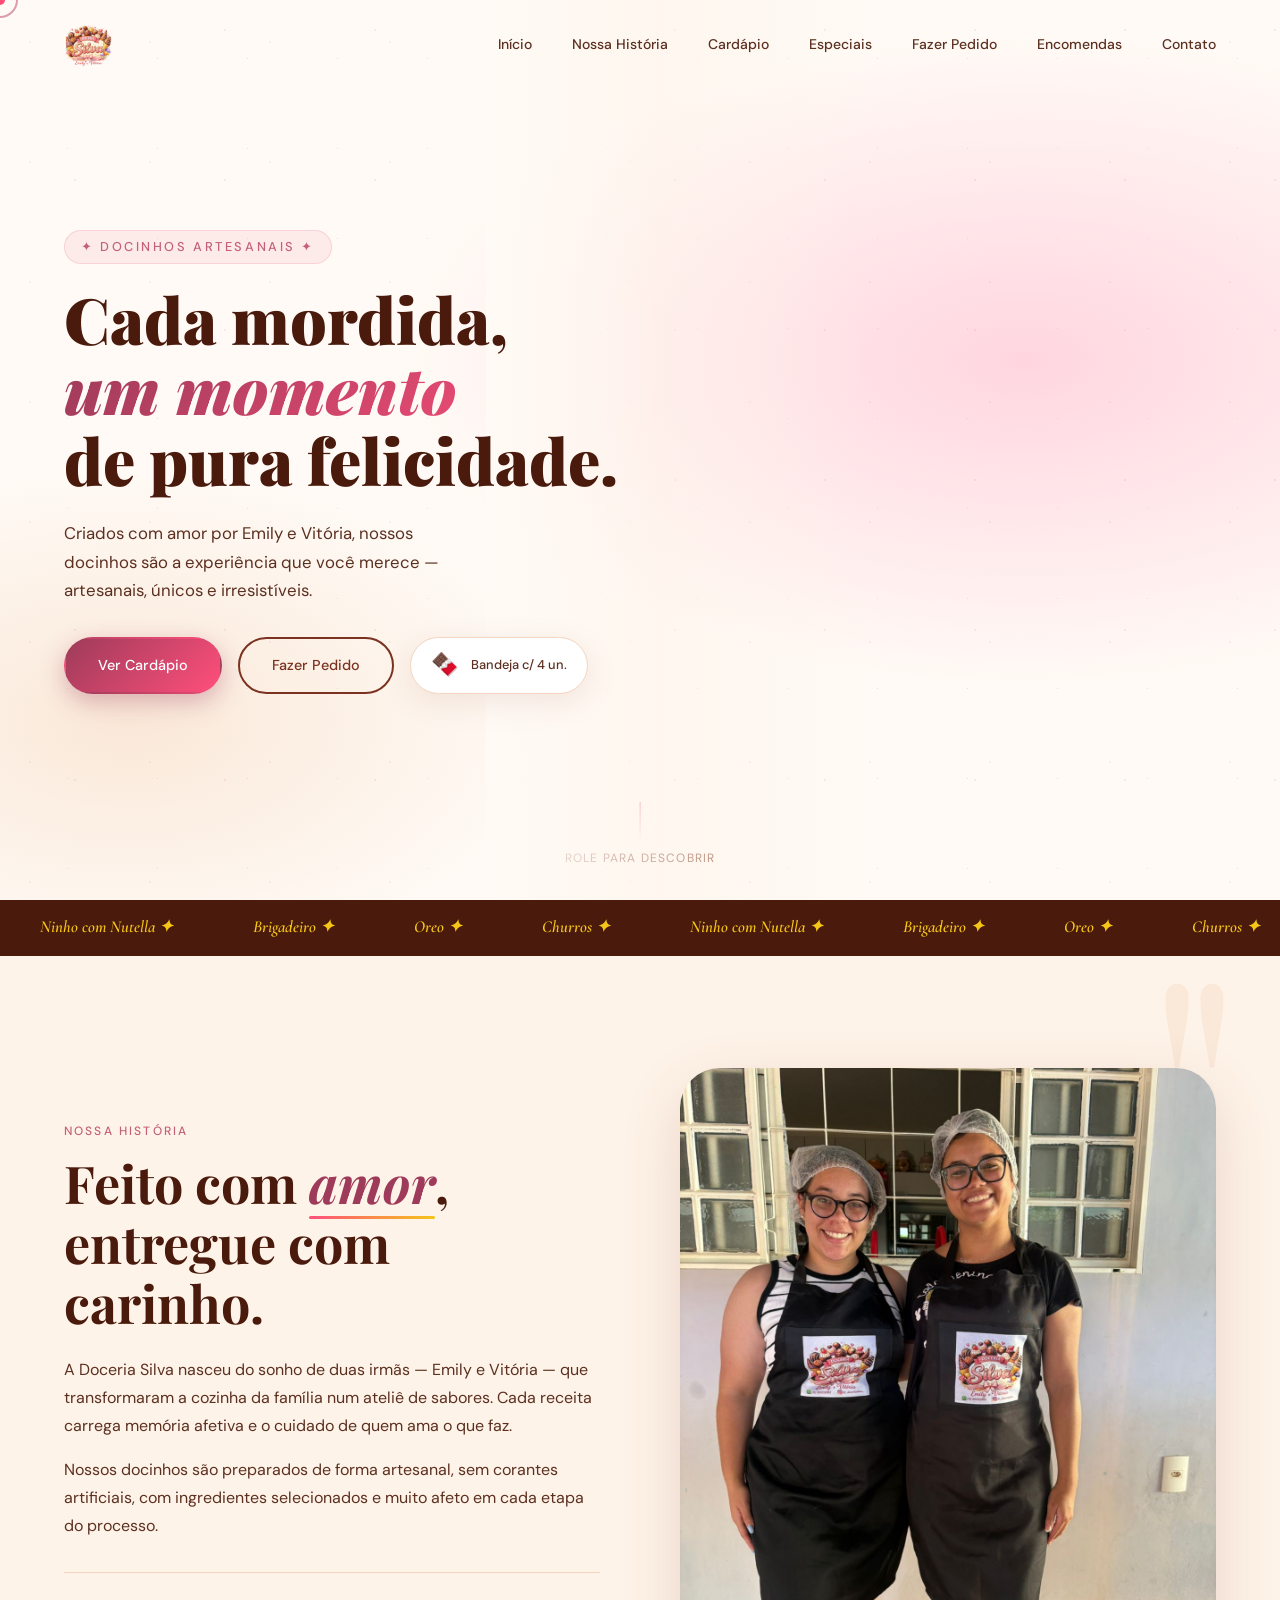
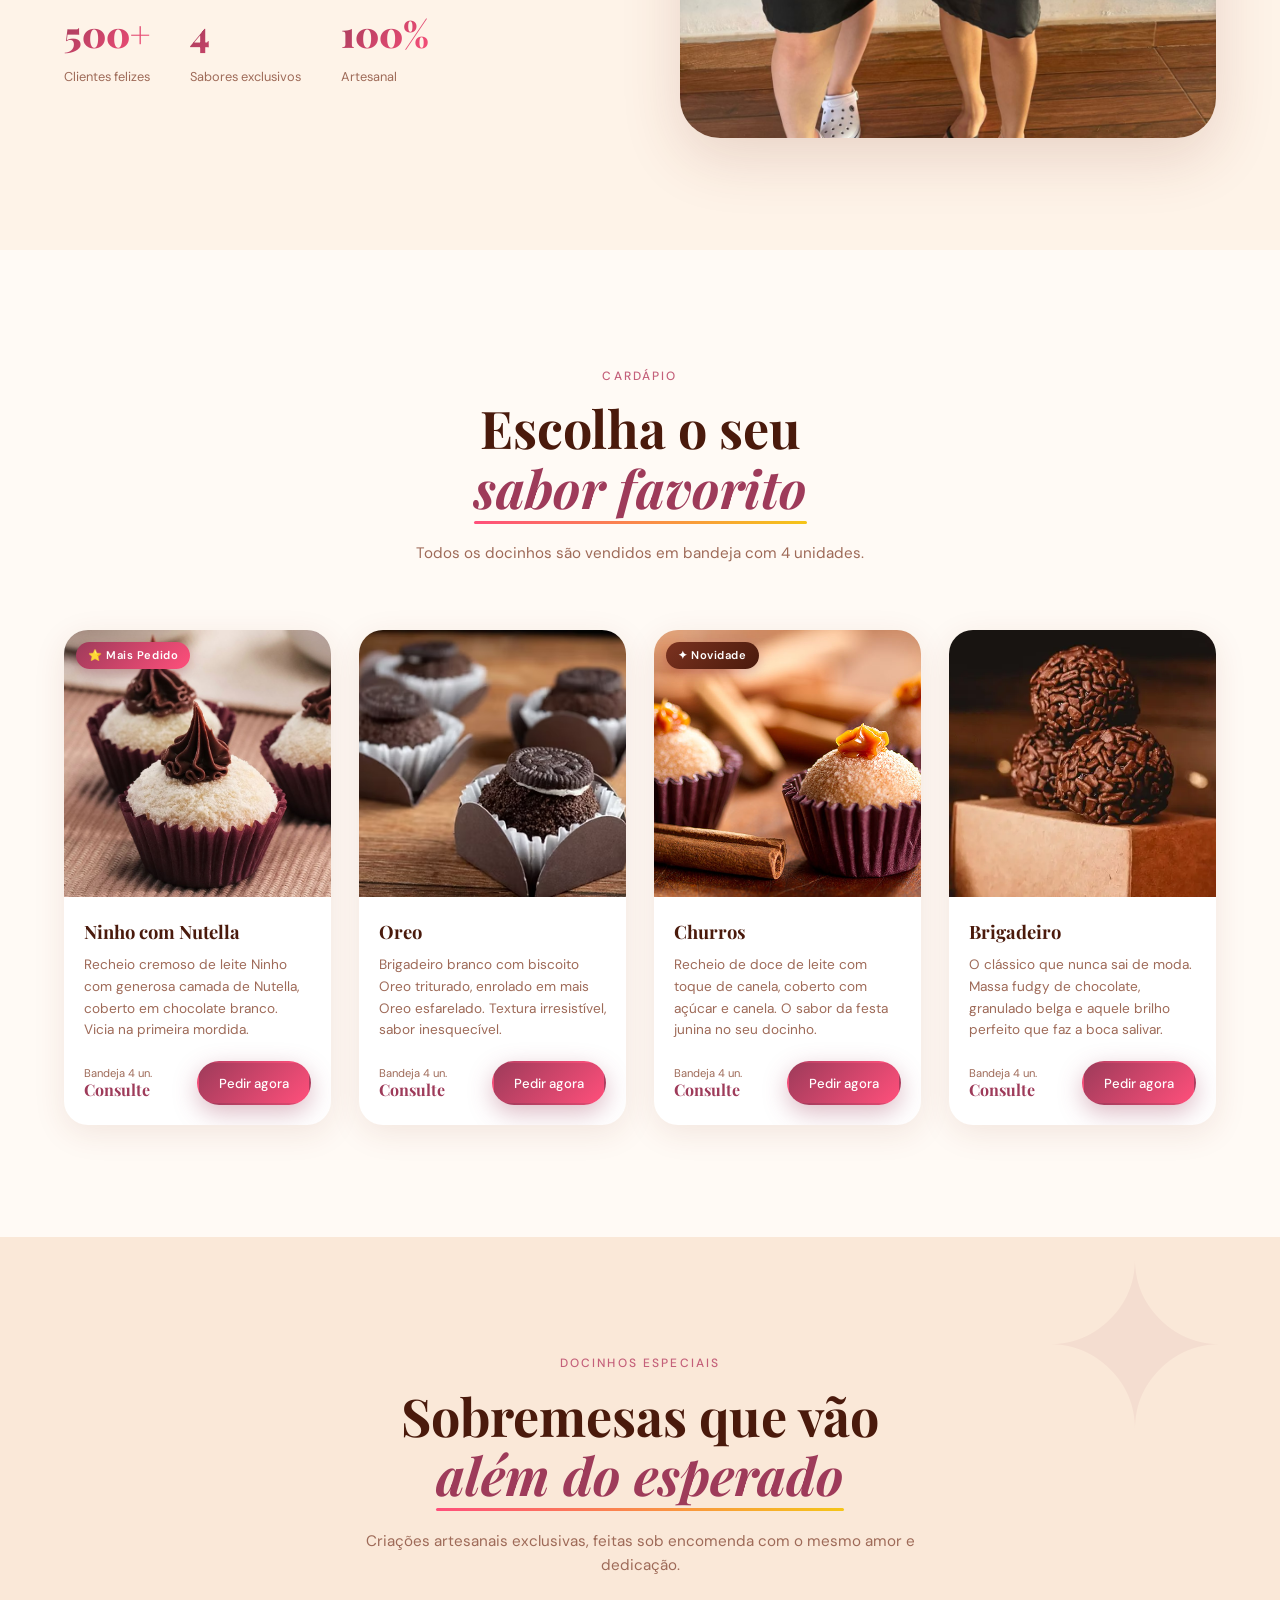
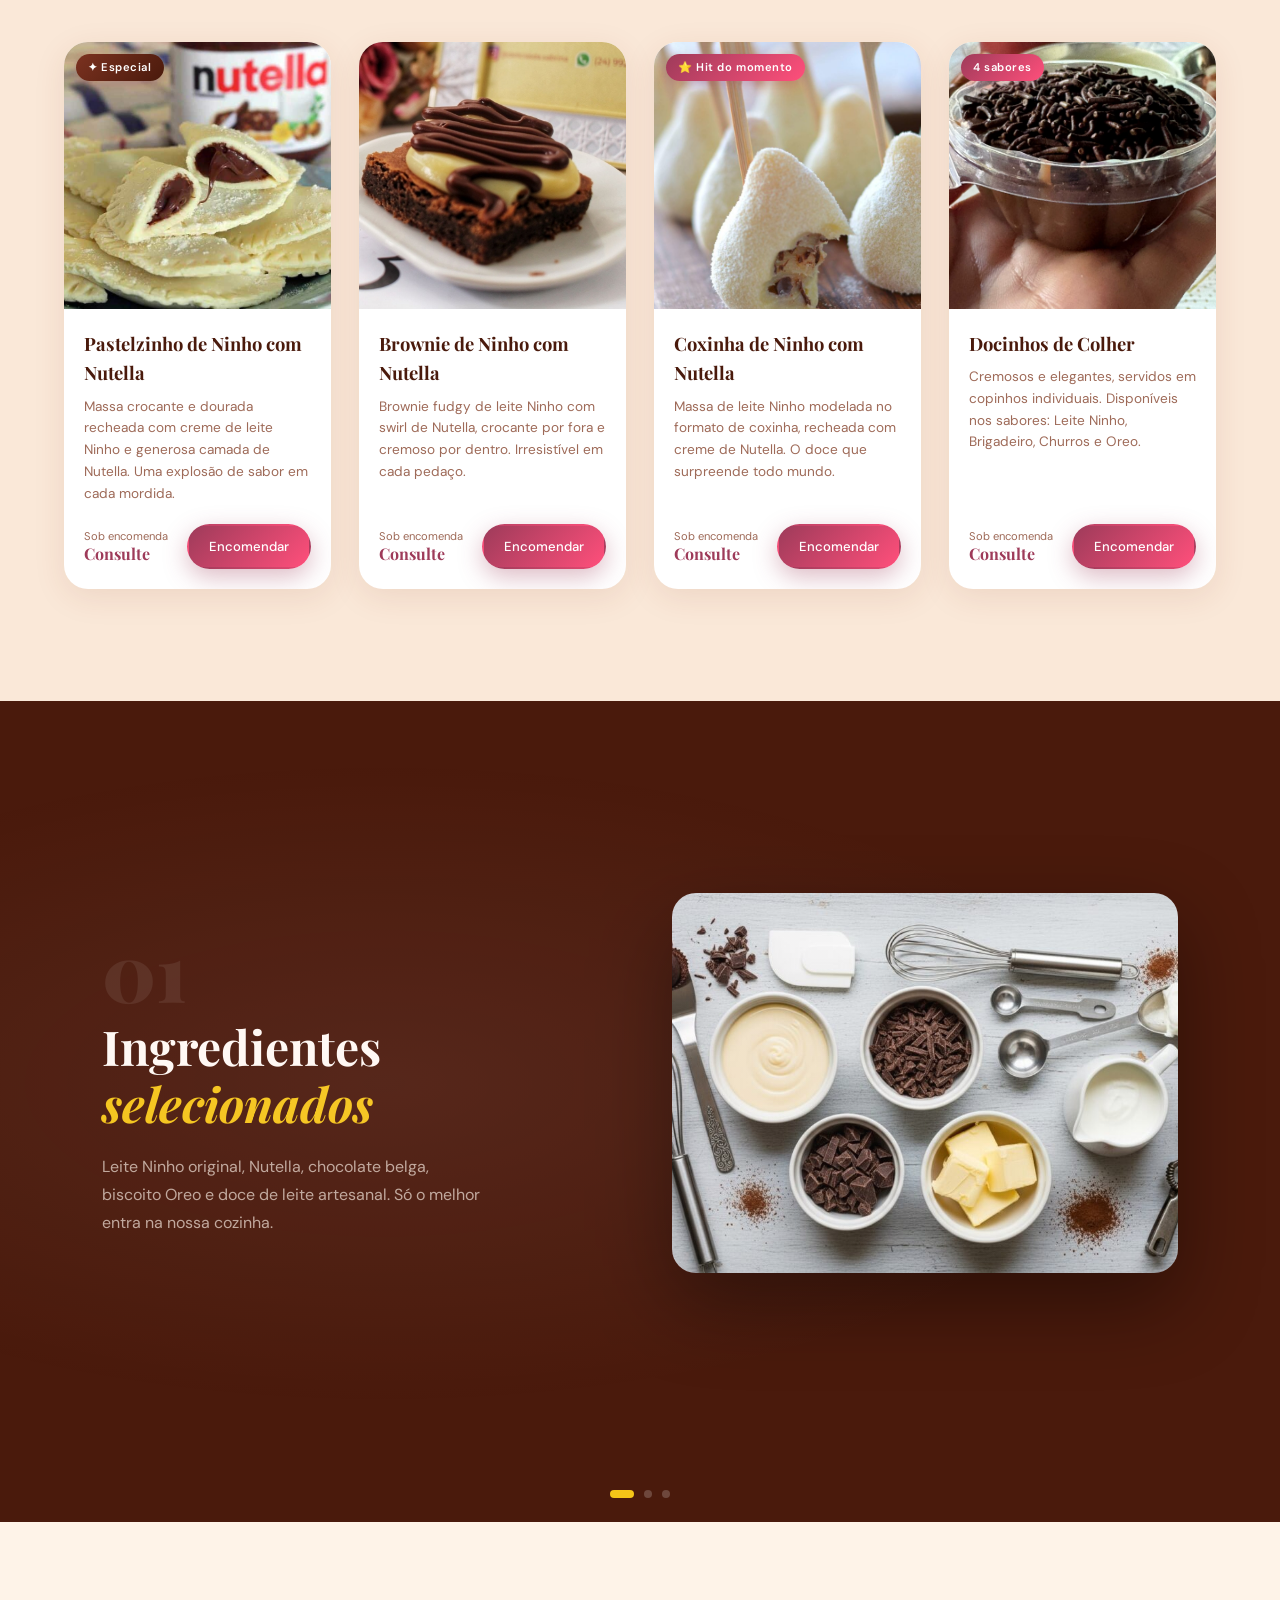
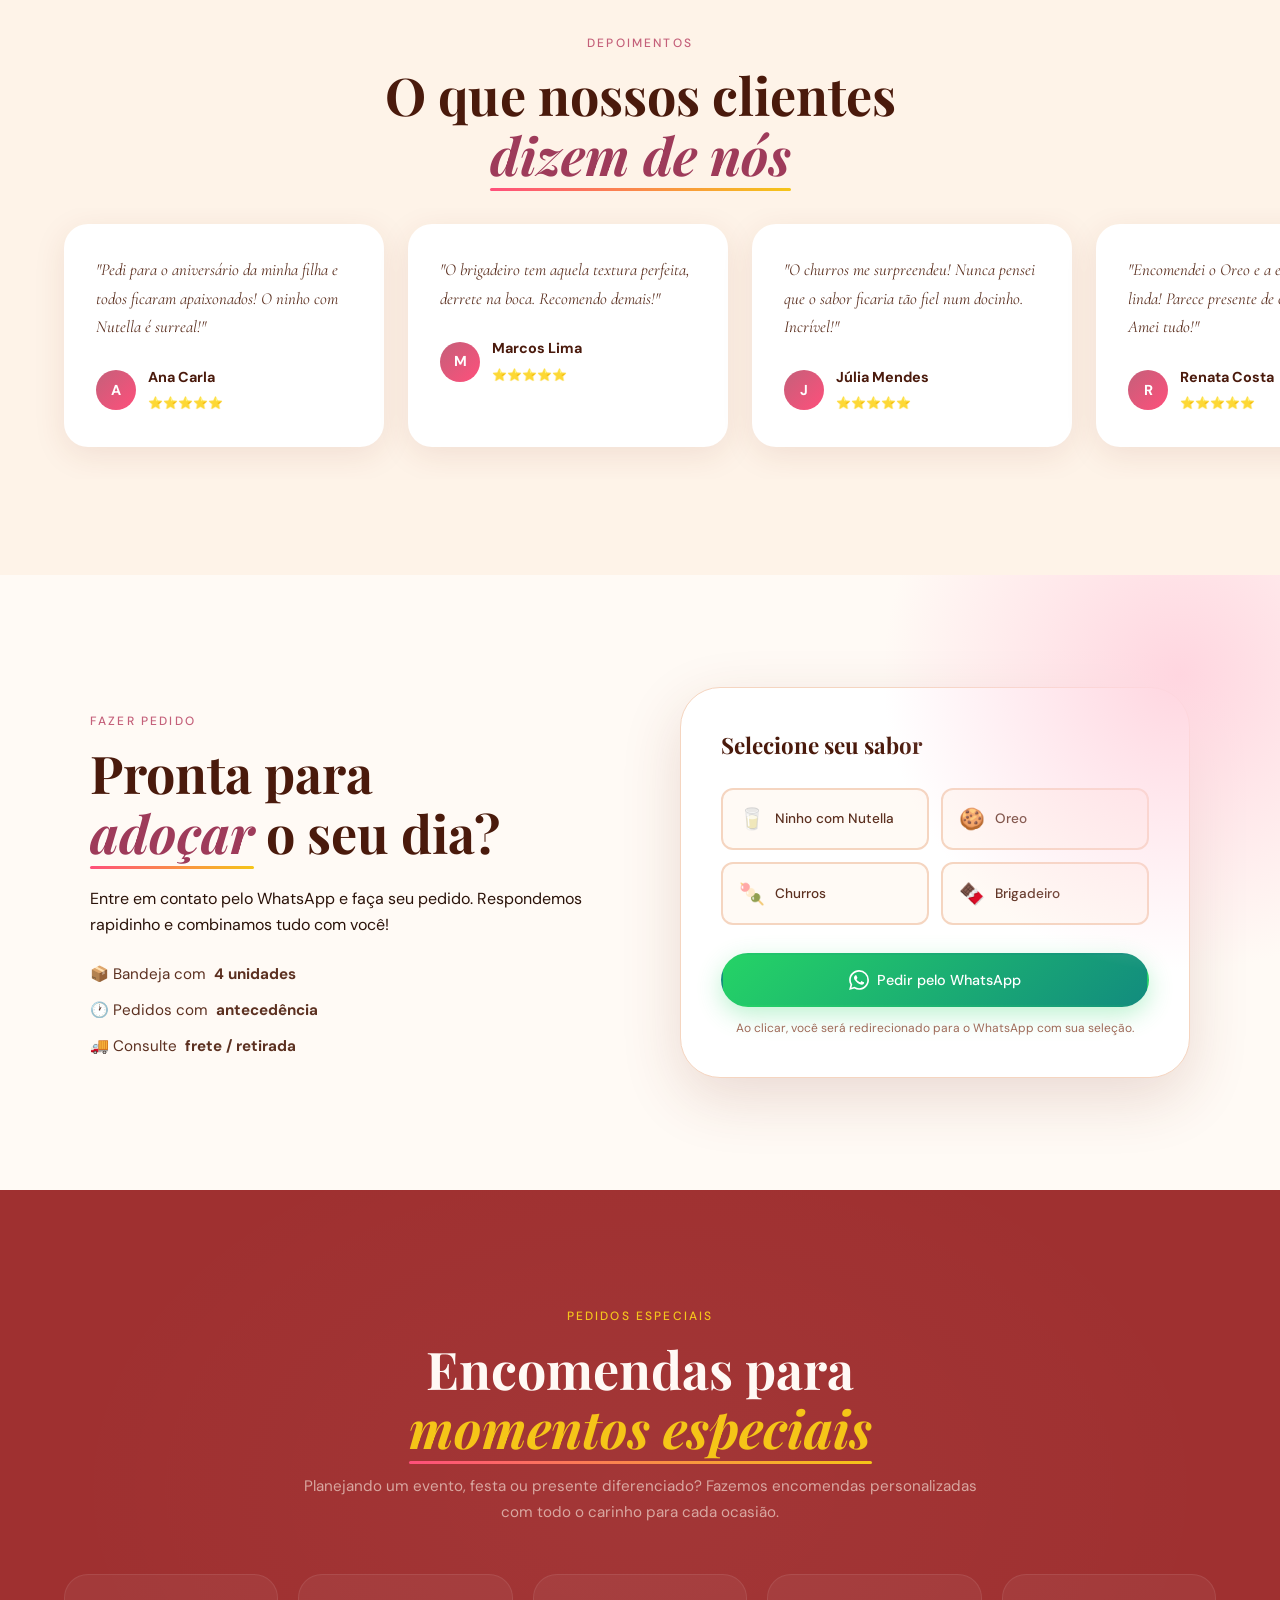
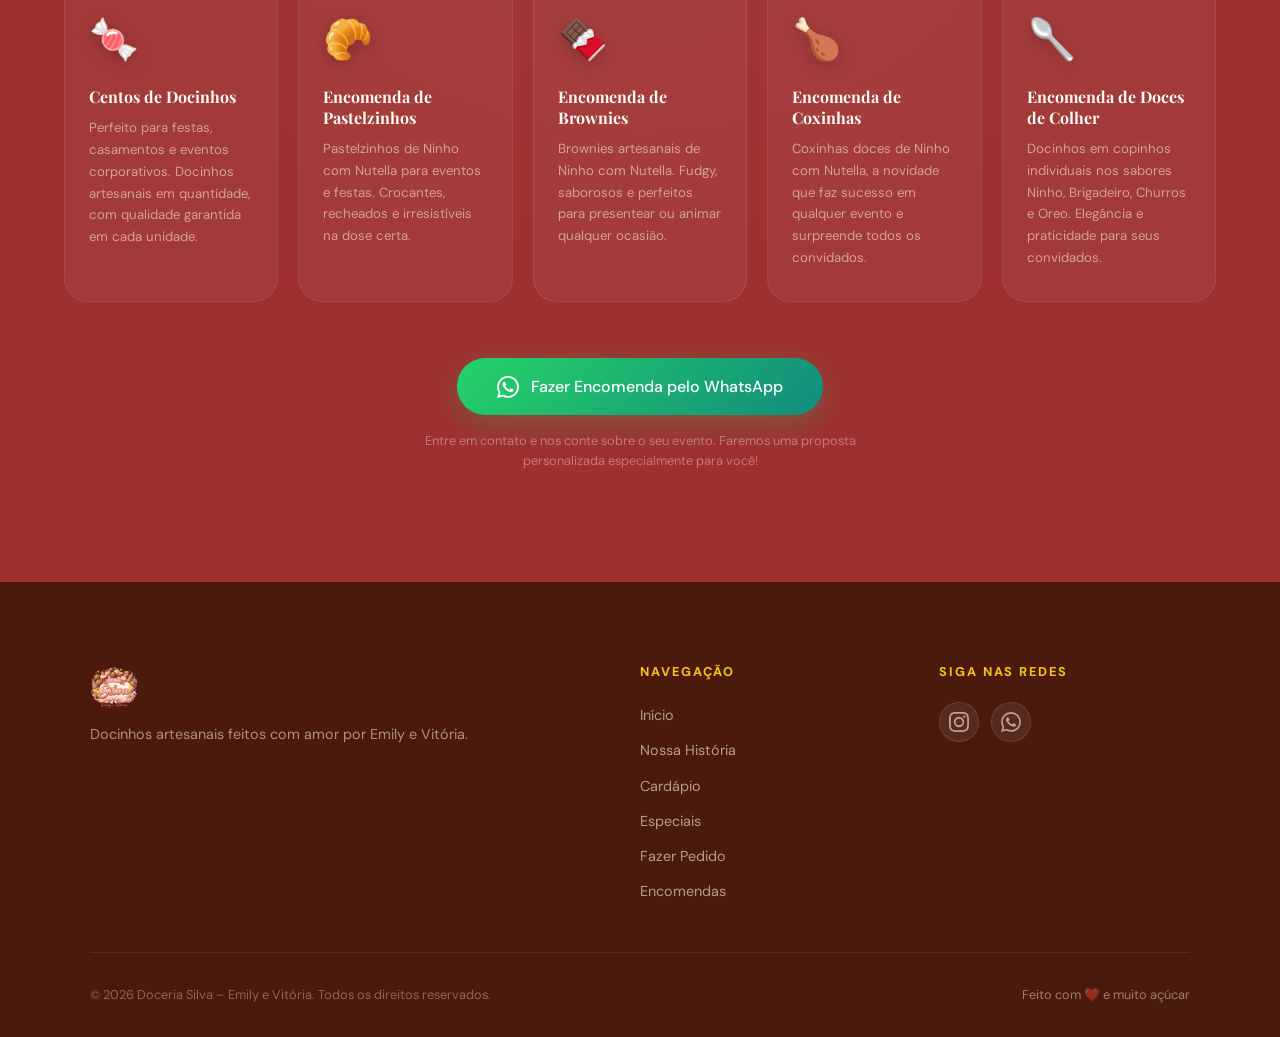
<file: index.html>
<!DOCTYPE html>
<html lang="pt-BR">
<head>
  <meta charset="UTF-8" />
  <meta name="viewport" content="width=device-width, initial-scale=1.0" />
  <title>Doceria Silva | Docinhos Artesanais – Emily e Vitória</title>
  <meta name="description" content="Doceria Silva – Emily e Vitória. Docinhos artesanais de ninho, oreo, churros e brigadeiro. Bandeja com 4 unidades. Peça pelo WhatsApp!" />
  <meta name="keywords" content="doceria, docinhos artesanais, brigadeiro, ninho nutella, oreo, churros, doceria silva, emily e vitoria, São Paulo" />
  <meta name="author" content="Doceria Silva" />
  <meta name="robots" content="index, follow" />
  <link rel="canonical" href="https://doceriasilva.com.br/" />
  <meta name="theme-color" content="#FEF3E8" />
  <meta property="og:type" content="website" />
  <meta property="og:site_name" content="Doceria Silva" />
  <meta property="og:title" content="Doceria Silva | Docinhos Artesanais – Emily e Vitória" />
  <meta property="og:description" content="Docinhos artesanais de ninho, oreo, churros e brigadeiro. Feitos com amor por Emily e Vitória. Bandeja com 4 unidades. Peça pelo WhatsApp!" />
  <meta property="og:image" content="https://doceriasilva.com.br/assets/images/uploads/og-imagem.jpg" />
  <meta property="og:image:width" content="1200" />
  <meta property="og:image:height" content="630" />
  <meta property="og:url" content="https://doceriasilva.com.br/" />
  <meta property="og:locale" content="pt_BR" />
  <meta name="twitter:card" content="summary_large_image" />
  <meta name="twitter:title" content="Doceria Silva | Docinhos Artesanais" />
  <meta name="twitter:description" content="Docinhos artesanais de ninho, oreo, churros e brigadeiro. Feitos com amor por Emily e Vitória." />
  <meta name="twitter:image" content="https://doceriasilva.com.br/assets/images/uploads/og-imagem.jpg" />

  <script type="application/ld+json">
  {
    "@context": "https://schema.org",
    "@type": "Bakery",
    "name": "Doceria Silva",
    "description": "Doceria artesanal especializada em docinhos finos de ninho com nutella, oreo, churros e brigadeiro.",
    "url": "https://doceriasilva.com.br",
    "telephone": "+55-14-99183-2982",
    "address": { "@type": "PostalAddress", "addressLocality": "São Paulo", "addressRegion": "SP", "addressCountry": "BR" },
    "servesCuisine": "Confeitaria Artesanal",
    "sameAs": ["https://www.instagram.com/_.doceriasilva._/"]
  }
  </script>

  <link rel="icon" type="image/png" href="assets/images/uploads/favicon.png" />
  <link rel="apple-touch-icon" href="assets/images/uploads/favicon.png" />
  <link rel="preconnect" href="https://fonts.googleapis.com" />
  <link rel="preconnect" href="https://fonts.gstatic.com" crossorigin />
  <link href="https://fonts.googleapis.com/css2?family=Playfair+Display:ital,wght@0,400;0,700;0,900;1,400;1,700&family=Cormorant+Garamond:ital,wght@0,300;0,400;0,600;1,300;1,400&family=DM+Sans:wght@300;400;500&display=swap" rel="stylesheet" />
  <link rel="stylesheet" href="assets/css/style.css" />
  <script src="https://identity.netlify.com/v1/netlify-identity-widget.js"></script>
</head>
<body>

  <div class="cursor" id="cursor"></div>
  <div class="cursor-follower" id="cursorFollower"></div>

  <div class="loader" id="loader">
    <div class="loader__ring"></div>
    <div class="loader__heart">♥</div>
    <p class="loader__text">Preparando os docinhos…</p>
  </div>

  <!-- ─── NAV ───────────────────────────────────────────────── -->
  <nav class="nav" id="nav">
    <div class="nav__logo">
      <img id="siteLogoNav" src="assets/images/uploads/logo.png" alt="Doceria Silva" class="nav__logo-img"
        onerror="this.style.display='none'; this.nextElementSibling.style.display='block';" />
      <span class="nav__logo-text" style="display:none;">Doceria<br/><em>Silva</em></span>
    </div>
    <button class="nav__hamburger" id="hamburger" aria-label="Abrir menu" aria-expanded="false">
      <span></span><span></span><span></span>
    </button>
    <ul class="nav__links" id="navLinks">
      <li><a href="#inicio"            class="nav__link">Início</a></li>
      <li><a href="#historia"          class="nav__link">Nossa História</a></li>
      <li><a href="#cardapio"          class="nav__link">Cardápio</a></li>
      <li><a href="#especiais"         class="nav__link">Especiais</a></li>
      <li><a href="#pedido"            class="nav__link">Fazer Pedido</a></li>
      <li><a href="#pedidos-especiais" class="nav__link">Encomendas</a></li>
      <li><a href="#contato"           class="nav__link">Contato</a></li>
    </ul>
  </nav>

  <!-- ─── HERO ──────────────────────────────────────────────── -->
  <div id="hero-scroll-wrapper">
  <section class="hero" id="inicio">
    <div class="hero__particles" id="particles"></div>
    <div class="hero__content">
      <span class="hero__eyebrow reveal-up" id="heroEyebrow">✦ Docinhos Artesanais ✦</span>
      <h1 class="hero__title reveal-up" style="animation-delay:.15s" id="heroTitulo">
        Cada mordida,<br/>
        <em id="heroTituloEm">um momento</em>
        de pura felicidade.
      </h1>
      <p class="hero__desc reveal-up" style="animation-delay:.3s" id="heroDesc">
        Criados com amor por Emily e Vitória, nossos docinhos são a
        experiência que você merece — artesanais, únicos e irresistíveis.
      </p>
      <div class="hero__actions reveal-up" style="animation-delay:.45s">
        <a href="#cardapio" class="btn btn--primary" id="heroBtnPrimario">Ver Cardápio</a>
        <a href="#pedido"   class="btn btn--ghost"   id="heroBtnSecundario">Fazer Pedido</a>
        <div class="hero__badge">
          <div class="hero__badge-inner">
            <span class="badge__icon" id="heroBadgeIcone">🍫</span>
            <span class="badge__label" id="heroBadgeTexto">Bandeja c/ 4 un.</span>
          </div>
        </div>
      </div>
    </div>
    <div class="hero__video-wrap">
      <video
        id="heroVideo"
        class="hero__video"
        src="assets/images/uploads/video.mp4"
        muted
        playsinline
        preload="metadata"
        aria-hidden="true">
      </video>
      <div class="hero__video-mask" aria-hidden="true"></div>
    </div>
    <div class="hero__scroll-hint" aria-hidden="true"><span></span><p>Role para descobrir</p></div>
  </section>
  </div><!-- /hero-scroll-wrapper -->

  <!-- ─── MARQUEE ───────────────────────────────────────────── -->
  <div class="marquee-strip" aria-hidden="true">
    <div class="marquee-track" id="marqueeTrack">
      <span>Ninho com Nutella ✦</span><span>Brigadeiro ✦</span><span>Oreo ✦</span><span>Churros ✦</span>
      <span>Pastelzinho ✦</span><span>Brownie ✦</span><span>Coxinha Doce ✦</span><span>Doce de Colher ✦</span>
      <span>Ninho com Nutella ✦</span><span>Brigadeiro ✦</span><span>Oreo ✦</span><span>Churros ✦</span>
    </div>
  </div>

  <!-- ─── HISTÓRIA ──────────────────────────────────────────── -->
  <section class="historia" id="historia">
    <div class="historia__container">
      <div class="historia__text">
        <span class="section-eyebrow reveal-up" id="historiaEyebrow">Nossa História</span>
        <h2 class="section-title reveal-up" style="animation-delay:.1s" id="historiaTitulo">
          Feito com <em id="historiaTituloEm">amor</em>,<br/>entregue com carinho.
        </h2>
        <p class="historia__para reveal-up" style="animation-delay:.2s" id="historiaPara1">
          A Doceria Silva nasceu do sonho de duas irmãs — Emily e Vitória —
          que transformaram a cozinha da família num ateliê de sabores.
          Cada receita carrega memória afetiva e o cuidado de quem ama o que faz.
        </p>
        <p class="historia__para reveal-up" style="animation-delay:.3s" id="historiaPara2">
          Nossos docinhos são preparados de forma artesanal, sem corantes artificiais,
          com ingredientes selecionados e muito afeto em cada etapa do processo.
        </p>
        <div class="historia__stats reveal-up" style="animation-delay:.4s">
          <div class="stat"><strong id="historiaStat1Num">500+</strong><span id="historiaStat1Label">Clientes felizes</span></div>
          <div class="stat"><strong id="historiaStat2Num">4</strong><span id="historiaStat2Label">Sabores exclusivos</span></div>
          <div class="stat"><strong id="historiaStat3Num">100%</strong><span id="historiaStat3Label">Artesanal</span></div>
        </div>
      </div>
      <div class="historia__image reveal-left" style="animation-delay:.2s">
        <img id="historiaImagem" src="assets/images/uploads/historia.jpg" alt="Emily e Vitória na cozinha" class="historia__img"
          onerror="this.style.display='none'; this.nextElementSibling.style.display='flex';" />
        <div class="historia__img-placeholder" style="display:none;"><span>📸</span><p>Sua foto aqui<br/>(Emily &amp; Vitória)</p></div>
        <div class="historia__img-deco"></div>
      </div>
    </div>
  </section>

  <!-- ─── CARDÁPIO ──────────────────────────────────────────── -->
  <section class="cardapio" id="cardapio">
    <div class="cardapio__header">
      <span class="section-eyebrow reveal-up" id="cardapioEyebrow">Cardápio</span>
      <h2 class="section-title reveal-up" style="animation-delay:.1s" id="cardapioTitulo">
        Escolha o seu<br/><em>sabor favorito</em>
      </h2>
      <p class="cardapio__subtitle reveal-up" style="animation-delay:.2s" id="cardapioSubtitulo">
        Todos os docinhos são vendidos em bandeja com <strong>4 unidades</strong>.
      </p>
    </div>
    <div class="cardapio__grid" id="cardapioGrid">
      <article class="product-card reveal-up" style="animation-delay:.1s" data-flavor="ninho">
        <div class="product-card__media">
          <img src="assets/images/uploads/ninho-nutella.jpg" alt="Docinho de Ninho com Nutella" class="product-card__img" onerror="this.style.display='none'; this.nextElementSibling.style.display='flex';" />
          <div class="product-card__img-ph" style="display:none;"><span>🥛</span><p>Ninho c/<br/>Nutella</p></div>
          <div class="product-card__shine"></div>
          <span class="product-card__badge">⭐ Mais Pedido</span>
        </div>
        <div class="product-card__body">
          <h3 class="product-card__name">Ninho com Nutella</h3>
          <p class="product-card__desc">Recheio cremoso de leite Ninho com generosa camada de Nutella, coberto em chocolate branco. Vicia na primeira mordida.</p>
          <div class="product-card__footer">
            <div class="product-card__price"><span class="price__label">Bandeja 4 un.</span><span class="price__value">Consulte</span></div>
            <a href="#pedido" class="btn btn--small btn--primary">Pedir agora</a>
          </div>
        </div>
      </article>
      <article class="product-card reveal-up" style="animation-delay:.2s" data-flavor="oreo">
        <div class="product-card__media">
          <img src="assets/images/uploads/oreo.jpg" alt="Docinho de Oreo" class="product-card__img" onerror="this.style.display='none'; this.nextElementSibling.style.display='flex';" />
          <div class="product-card__img-ph" style="display:none;"><span>🍪</span><p>Oreo</p></div>
          <div class="product-card__shine"></div>
        </div>
        <div class="product-card__body">
          <h3 class="product-card__name">Oreo</h3>
          <p class="product-card__desc">Brigadeiro branco com biscoito Oreo triturado, enrolado em mais Oreo esfarelado. Textura irresistível, sabor inesquecível.</p>
          <div class="product-card__footer">
            <div class="product-card__price"><span class="price__label">Bandeja 4 un.</span><span class="price__value">Consulte</span></div>
            <a href="#pedido" class="btn btn--small btn--primary">Pedir agora</a>
          </div>
        </div>
      </article>
      <article class="product-card reveal-up" style="animation-delay:.3s" data-flavor="churros">
        <div class="product-card__media">
          <img src="assets/images/uploads/churros.jpg" alt="Docinho de Churros" class="product-card__img" onerror="this.style.display='none'; this.nextElementSibling.style.display='flex';" />
          <div class="product-card__img-ph" style="display:none;"><span>🍡</span><p>Churros</p></div>
          <div class="product-card__shine"></div>
          <span class="product-card__badge product-card__badge--new">✦ Novidade</span>
        </div>
        <div class="product-card__body">
          <h3 class="product-card__name">Churros</h3>
          <p class="product-card__desc">Recheio de doce de leite com toque de canela, coberto com açúcar e canela. O sabor da festa junina no seu docinho.</p>
          <div class="product-card__footer">
            <div class="product-card__price"><span class="price__label">Bandeja 4 un.</span><span class="price__value">Consulte</span></div>
            <a href="#pedido" class="btn btn--small btn--primary">Pedir agora</a>
          </div>
        </div>
      </article>
      <article class="product-card reveal-up" style="animation-delay:.4s" data-flavor="brigadeiro">
        <div class="product-card__media">
          <img src="assets/images/uploads/brigadeiro.jpg" alt="Brigadeiro" class="product-card__img" onerror="this.style.display='none'; this.nextElementSibling.style.display='flex';" />
          <div class="product-card__img-ph" style="display:none;"><span>🍫</span><p>Brigadeiro</p></div>
          <div class="product-card__shine"></div>
        </div>
        <div class="product-card__body">
          <h3 class="product-card__name">Brigadeiro</h3>
          <p class="product-card__desc">O clássico que nunca sai de moda. Massa fudgy de chocolate, granulado belga e aquele brilho perfeito que faz a boca salivar.</p>
          <div class="product-card__footer">
            <div class="product-card__price"><span class="price__label">Bandeja 4 un.</span><span class="price__value">Consulte</span></div>
            <a href="#pedido" class="btn btn--small btn--primary">Pedir agora</a>
          </div>
        </div>
      </article>
    </div>
  </section>

  <!-- ─── DOCINHOS ESPECIAIS ────────────────────────────────── -->
  <section class="especiais" id="especiais">
    <div class="especiais__header">
      <span class="section-eyebrow reveal-up" id="especiaisEyebrow">Docinhos Especiais</span>
      <h2 class="section-title reveal-up" style="animation-delay:.1s" id="especiaisTitulo">
        Sobremesas que vão<br/><em>além do esperado</em>
      </h2>
      <p class="especiais__subtitle reveal-up" style="animation-delay:.2s" id="especiaisSubtitulo">
        Criações artesanais exclusivas, feitas sob encomenda com o mesmo amor e dedicação.
      </p>
    </div>
    <!-- JS renderiza a partir de dados/especiais.json -->
    <div class="especiais__grid" id="especiaisGrid">
      <article class="product-card reveal-up" style="animation-delay:.1s">
        <div class="product-card__media">
          <img src="assets/images/uploads/pastelzinho-ninho.jpg" alt="Pastelzinho de Ninho com Nutella" class="product-card__img" onerror="this.style.display='none'; this.nextElementSibling.style.display='flex';" />
          <div class="product-card__img-ph" style="display:none;"><span>🥐</span><p>Pastelzinho<br/>de Ninho</p></div>
          <div class="product-card__shine"></div>
          <span class="product-card__badge product-card__badge--new">✦ Especial</span>
        </div>
        <div class="product-card__body">
          <h3 class="product-card__name">Pastelzinho de Ninho com Nutella</h3>
          <p class="product-card__desc">Massa crocante recheada com creme de leite Ninho e Nutella. Uma explosão de sabor em cada mordida.</p>
          <div class="product-card__footer">
            <div class="product-card__price"><span class="price__label">Sob encomenda</span><span class="price__value">Consulte</span></div>
            <a href="#pedidos-especiais" class="btn btn--small btn--primary">Encomendar</a>
          </div>
        </div>
      </article>
      <article class="product-card reveal-up" style="animation-delay:.2s">
        <div class="product-card__media">
          <img src="assets/images/uploads/brownie-ninho.jpg" alt="Brownie de Ninho com Nutella" class="product-card__img" onerror="this.style.display='none'; this.nextElementSibling.style.display='flex';" />
          <div class="product-card__img-ph" style="display:none;"><span>🍫</span><p>Brownie<br/>de Ninho</p></div>
          <div class="product-card__shine"></div>
        </div>
        <div class="product-card__body">
          <h3 class="product-card__name">Brownie de Ninho com Nutella</h3>
          <p class="product-card__desc">Brownie fudgy de leite Ninho com swirl de Nutella. Crocante por fora e cremoso por dentro.</p>
          <div class="product-card__footer">
            <div class="product-card__price"><span class="price__label">Sob encomenda</span><span class="price__value">Consulte</span></div>
            <a href="#pedidos-especiais" class="btn btn--small btn--primary">Encomendar</a>
          </div>
        </div>
      </article>
      <article class="product-card reveal-up" style="animation-delay:.3s">
        <div class="product-card__media">
          <img src="assets/images/uploads/coxinha-ninho.jpg" alt="Coxinha de Ninho com Nutella" class="product-card__img" onerror="this.style.display='none'; this.nextElementSibling.style.display='flex';" />
          <div class="product-card__img-ph" style="display:none;"><span>🍗</span><p>Coxinha<br/>de Ninho</p></div>
          <div class="product-card__shine"></div>
          <span class="product-card__badge">⭐ Hit do momento</span>
        </div>
        <div class="product-card__body">
          <h3 class="product-card__name">Coxinha de Ninho com Nutella</h3>
          <p class="product-card__desc">Massa de leite Ninho no formato de coxinha, recheada com creme de Nutella. O doce que surpreende.</p>
          <div class="product-card__footer">
            <div class="product-card__price"><span class="price__label">Sob encomenda</span><span class="price__value">Consulte</span></div>
            <a href="#pedidos-especiais" class="btn btn--small btn--primary">Encomendar</a>
          </div>
        </div>
      </article>
      <article class="product-card reveal-up" style="animation-delay:.4s">
        <div class="product-card__media">
          <img src="assets/images/uploads/doce-colher.jpg" alt="Docinhos de colher" class="product-card__img" onerror="this.style.display='none'; this.nextElementSibling.style.display='flex';" />
          <div class="product-card__img-ph" style="display:none;"><span>🥄</span><p>Docinhos<br/>de Colher</p></div>
          <div class="product-card__shine"></div>
          <span class="product-card__badge">4 sabores</span>
        </div>
        <div class="product-card__body">
          <h3 class="product-card__name">Docinhos de Colher</h3>
          <p class="product-card__desc">Cremosos em copinhos individuais. Sabores: Leite Ninho, Brigadeiro, Churros e Oreo.</p>
          <div class="product-card__footer">
            <div class="product-card__price"><span class="price__label">Sob encomenda</span><span class="price__value">Consulte</span></div>
            <a href="#pedidos-especiais" class="btn btn--small btn--primary">Encomendar</a>
          </div>
        </div>
      </article>
    </div>
  </section>

  <!-- ─── EXPERIÊNCIA IMERSIVA ──────────────────────────────── -->
  <section class="showcase">
    <div class="showcase__sticky-wrap">
      <div class="showcase__track" id="showcaseTrack">
        <div class="showcase__slide showcase__slide--1">
          <div class="showcase__slide-content">
            <span class="showcase__step">01</span>
            <h2 class="showcase__title">Ingredientes <em>selecionados</em></h2>
            <p>Leite Ninho original, Nutella, chocolate belga, biscoito Oreo e doce de leite artesanal. Só o melhor entra na nossa cozinha.</p>
          </div>
          <div class="showcase__media">
            <img src="assets/images/uploads/ingredientes.jpg" alt="Ingredientes" onerror="this.style.display='none'; this.nextElementSibling.style.display='flex';" />
            <div class="img-ph"><span>🛒</span><p>Foto dos<br/>ingredientes</p></div>
          </div>
        </div>
        <div class="showcase__slide showcase__slide--2">
          <div class="showcase__slide-content">
            <span class="showcase__step">02</span>
            <h2 class="showcase__title">Feitos com <em>muito amor</em></h2>
            <p>Cada docinho é enrolado à mão, com a técnica e o carinho que só quem ama confeitaria sabe colocar.</p>
          </div>
          <div class="showcase__media">
            <img src="assets/images/uploads/processo.jpg" alt="Processo de produção" onerror="this.style.display='none'; this.nextElementSibling.style.display='flex';" />
            <div class="img-ph"><span>👐</span><p>Foto do<br/>processo</p></div>
          </div>
        </div>
        <div class="showcase__slide showcase__slide--3">
          <div class="showcase__slide-content">
            <span class="showcase__step">03</span>
            <h2 class="showcase__title">Entrega <em>perfeita</em></h2>
            <p>Sua bandeja chega em embalagem especial, pronta para presentear ou degustar. Porque os detalhes fazem toda a diferença.</p>
          </div>
          <div class="showcase__media">
            <img src="assets/images/uploads/embalagem.jpg" alt="Embalagem" onerror="this.style.display='none'; this.nextElementSibling.style.display='flex';" />
            <div class="img-ph"><span>🎁</span><p>Foto da<br/>embalagem</p></div>
          </div>
        </div>
      </div>
    </div>
  </section>

  <!-- ─── DEPOIMENTOS ───────────────────────────────────────── -->
  <section class="depoimentos">
    <span class="section-eyebrow reveal-up" id="depoEyebrow" style="text-align:center;display:block;">Depoimentos</span>
    <h2 class="section-title reveal-up" id="depoTitulo" style="text-align:center;animation-delay:.1s">
      O que nossos clientes<br/><em>dizem de nós</em>
    </h2>
    <div class="depoimentos__track-wrap">
      <div class="depoimentos__track" id="depoimentosTrack">
        <div class="depo-card">
          <p class="depo-card__text">"Pedi para o aniversário da minha filha e todos ficaram apaixonados! O ninho com Nutella é surreal!"</p>
          <div class="depo-card__author"><div class="depo-card__avatar">A</div><div><strong>Ana Carla</strong><span>⭐⭐⭐⭐⭐</span></div></div>
        </div>
        <div class="depo-card">
          <p class="depo-card__text">"O brigadeiro tem aquela textura perfeita, derrete na boca. Recomendo demais!"</p>
          <div class="depo-card__author"><div class="depo-card__avatar">M</div><div><strong>Marcos Lima</strong><span>⭐⭐⭐⭐⭐</span></div></div>
        </div>
        <div class="depo-card">
          <p class="depo-card__text">"O churros me surpreendeu! Nunca pensei que o sabor ficaria tão fiel num docinho. Incrível!"</p>
          <div class="depo-card__author"><div class="depo-card__avatar">J</div><div><strong>Júlia Mendes</strong><span>⭐⭐⭐⭐⭐</span></div></div>
        </div>
        <div class="depo-card">
          <p class="depo-card__text">"Encomendei o Oreo e a embalagem veio linda! Parece presente de confeitaria fina. Amei tudo!"</p>
          <div class="depo-card__author"><div class="depo-card__avatar">R</div><div><strong>Renata Costa</strong><span>⭐⭐⭐⭐⭐</span></div></div>
        </div>
      </div>
    </div>
  </section>

  <!-- ─── FAZER PEDIDO ──────────────────────────────────────── -->
  <section class="pedido" id="pedido">
    <div class="pedido__container">
      <div class="pedido__text">
        <span class="section-eyebrow reveal-up" id="pedidoEyebrow">Fazer Pedido</span>
        <h2 class="section-title reveal-up" style="animation-delay:.1s" id="pedidoTitulo">
          Pronta para<br/><em id="pedidoTituloEm">adoçar</em> o seu dia?
        </h2>
        <p class="reveal-up" style="animation-delay:.2s" id="pedidoDesc">
          Entre em contato pelo WhatsApp e faça seu pedido. Respondemos rapidinho e combinamos tudo com você!
        </p>
        <ul class="pedido__info reveal-up" style="animation-delay:.3s" id="pedidoInfoList">
          <li>📦 Bandeja com <strong>4 unidades</strong></li>
          <li>🕐 Pedidos com <strong>antecedência</strong></li>
          <li>🚚 Consulte <strong>frete / retirada</strong></li>
        </ul>
      </div>
      <div class="pedido__form-wrap reveal-left" style="animation-delay:.2s">
        <div class="pedido__form-card">
          <h3 id="pedidoCardTitulo">Selecione seu sabor</h3>
          <div class="flavor-selector" id="flavorSelector">
            <label class="flavor-opt" data-flavor="ninho">
              <input type="checkbox" name="flavor" value="ninho" />
              <span class="flavor-opt__box"><span class="flavor-opt__icon">🥛</span><span>Ninho &amp; Nutella</span></span>
            </label>
            <label class="flavor-opt" data-flavor="oreo">
              <input type="checkbox" name="flavor" value="oreo" />
              <span class="flavor-opt__box"><span class="flavor-opt__icon">🍪</span><span>Oreo</span></span>
            </label>
            <label class="flavor-opt" data-flavor="churros">
              <input type="checkbox" name="flavor" value="churros" />
              <span class="flavor-opt__box"><span class="flavor-opt__icon">🍡</span><span>Churros</span></span>
            </label>
            <label class="flavor-opt" data-flavor="brigadeiro">
              <input type="checkbox" name="flavor" value="brigadeiro" />
              <span class="flavor-opt__box"><span class="flavor-opt__icon">🍫</span><span>Brigadeiro</span></span>
            </label>
          </div>
          <a href="#" class="btn btn--primary btn--full btn--whatsapp" id="whatsappBtn">
            <svg viewBox="0 0 24 24" fill="currentColor" width="20" height="20" aria-hidden="true"><path d="M17.472 14.382c-.297-.149-1.758-.867-2.03-.967-.273-.099-.471-.148-.67.15-.197.297-.767.966-.94 1.164-.173.199-.347.223-.644.075-.297-.15-1.255-.463-2.39-1.475-.883-.788-1.48-1.761-1.653-2.059-.173-.297-.018-.458.13-.606.134-.133.298-.347.446-.52.149-.174.198-.298.298-.497.099-.198.05-.371-.025-.52-.075-.149-.669-1.612-.916-2.207-.242-.579-.487-.5-.669-.51-.173-.008-.371-.01-.57-.01-.198 0-.52.074-.792.372-.272.297-1.04 1.016-1.04 2.479 0 1.462 1.065 2.875 1.213 3.074.149.198 2.096 3.2 5.077 4.487.709.306 1.262.489 1.694.625.712.227 1.36.195 1.871.118.571-.085 1.758-.719 2.006-1.413.248-.694.248-1.289.173-1.413-.074-.124-.272-.198-.57-.347m-5.421 7.403h-.004a9.87 9.87 0 01-5.031-1.378l-.361-.214-3.741.982.998-3.648-.235-.374a9.86 9.86 0 01-1.51-5.26c.001-5.45 4.436-9.884 9.888-9.884 2.64 0 5.122 1.03 6.988 2.898a9.825 9.825 0 012.893 6.994c-.003 5.45-4.437 9.884-9.885 9.884m8.413-18.297A11.815 11.815 0 0012.05 0C5.495 0 .16 5.335.157 11.892c0 2.096.547 4.142 1.588 5.945L.057 24l6.305-1.654a11.882 11.882 0 005.683 1.448h.005c6.554 0 11.89-5.335 11.893-11.893a11.821 11.821 0 00-3.48-8.413z"/></svg>
            <span id="pedidoBtnTexto">Pedir pelo WhatsApp</span>
          </a>
          <p class="pedido__note" id="pedidoNota">Ao clicar, você será redirecionado para o WhatsApp com sua seleção.</p>
        </div>
      </div>
    </div>
  </section>

  <!-- ─── PEDIDOS ESPECIAIS ─────────────────────────────────── -->
  <section class="pedidos-especiais" id="pedidos-especiais">
    <div class="pedidos-especiais__header">
      <span class="section-eyebrow reveal-up" id="peEyebrow">Pedidos Especiais</span>
      <h2 class="section-title reveal-up" style="animation-delay:.1s" id="peTitulo">
        Encomendas para<br/><em>momentos especiais</em>
      </h2>
      <p class="pedidos-especiais__desc reveal-up" style="animation-delay:.2s" id="peDesc">
        Planejando um evento, festa ou presente diferenciado? Fazemos encomendas
        personalizadas com todo o carinho para cada ocasião.
      </p>
    </div>
    <!-- JS renderiza a partir de dados/pedidos-especiais.json -->
    <div class="pedidos-especiais__grid" id="pedidosEspeciaisGrid">
      <div class="especial-card reveal-up" style="animation-delay:.1s">
        <span class="especial-card__icone">🍬</span>
        <h3 class="especial-card__titulo">Centos de Docinhos</h3>
        <p class="especial-card__desc">Perfeito para festas, casamentos e eventos. Docinhos artesanais em quantidade, com qualidade garantida em cada unidade.</p>
      </div>
      <div class="especial-card reveal-up" style="animation-delay:.2s">
        <span class="especial-card__icone">🥐</span>
        <h3 class="especial-card__titulo">Encomenda de Pastelzinhos</h3>
        <p class="especial-card__desc">Pastelzinhos de Ninho com Nutella para eventos e festas. Crocantes, recheados e irresistíveis na dose certa.</p>
      </div>
      <div class="especial-card reveal-up" style="animation-delay:.3s">
        <span class="especial-card__icone">🍫</span>
        <h3 class="especial-card__titulo">Encomenda de Brownies</h3>
        <p class="especial-card__desc">Brownies artesanais de Ninho com Nutella. Fudgy, saborosos e perfeitos para presentear ou animar qualquer ocasião.</p>
      </div>
      <div class="especial-card reveal-up" style="animation-delay:.4s">
        <span class="especial-card__icone">🍗</span>
        <h3 class="especial-card__titulo">Encomenda de Coxinhas</h3>
        <p class="especial-card__desc">Coxinhas doces de Ninho com Nutella, a novidade que faz sucesso em qualquer evento e surpreende todos os convidados.</p>
      </div>
      <div class="especial-card reveal-up" style="animation-delay:.5s">
        <span class="especial-card__icone">🥄</span>
        <h3 class="especial-card__titulo">Encomenda de Doces de Colher</h3>
        <p class="especial-card__desc">Docinhos em copinhos individuais nos sabores Ninho, Brigadeiro, Churros e Oreo. Elegância e praticidade para seus convidados.</p>
      </div>
    </div>
    <div class="pedidos-especiais__cta reveal-up" style="animation-delay:.6s">
      <a id="btnPedidoEspecial"
         href="https://wa.me/5514991832982?text=Ol%C3%A1%21+Gostaria+de+fazer+uma+encomenda+especial+na+Doceria+Silva+%F0%9F%8D%AC"
         class="pedidos-especiais__cta-btn" target="_blank" rel="noopener noreferrer">
        <svg viewBox="0 0 24 24" fill="currentColor" width="22" height="22" aria-hidden="true"><path d="M17.472 14.382c-.297-.149-1.758-.867-2.03-.967-.273-.099-.471-.148-.67.15-.197.297-.767.966-.94 1.164-.173.199-.347.223-.644.075-.297-.15-1.255-.463-2.39-1.475-.883-.788-1.48-1.761-1.653-2.059-.173-.297-.018-.458.13-.606.134-.133.298-.347.446-.52.149-.174.198-.298.298-.497.099-.198.05-.371-.025-.52-.075-.149-.669-1.612-.916-2.207-.242-.579-.487-.5-.669-.51-.173-.008-.371-.01-.57-.01-.198 0-.52.074-.792.372-.272.297-1.04 1.016-1.04 2.479 0 1.462 1.065 2.875 1.213 3.074.149.198 2.096 3.2 5.077 4.487.709.306 1.262.489 1.694.625.712.227 1.36.195 1.871.118.571-.085 1.758-.719 2.006-1.413.248-.694.248-1.289.173-1.413-.074-.124-.272-.198-.57-.347m-5.421 7.403h-.004a9.87 9.87 0 01-5.031-1.378l-.361-.214-3.741.982.998-3.648-.235-.374a9.86 9.86 0 01-1.51-5.26c.001-5.45 4.436-9.884 9.888-9.884 2.64 0 5.122 1.03 6.988 2.898a9.825 9.825 0 012.893 6.994c-.003 5.45-4.437 9.884-9.885 9.884m8.413-18.297A11.815 11.815 0 0012.05 0C5.495 0 .16 5.335.157 11.892c0 2.096.547 4.142 1.588 5.945L.057 24l6.305-1.654a11.882 11.882 0 005.683 1.448h.005c6.554 0 11.89-5.335 11.893-11.893a11.821 11.821 0 00-3.48-8.413z"/></svg>
        <span id="peBtnTexto">Fazer Encomenda pelo WhatsApp</span>
      </a>
      <p class="pedidos-especiais__nota" id="peNota">Entre em contato e nos conte sobre o seu evento. Faremos uma proposta personalizada especialmente para você!</p>
    </div>
  </section>

  <!-- ─── FOOTER ────────────────────────────────────────────── -->
  <footer class="footer" id="contato">
    <div class="footer__top">
      <div class="footer__brand">
        <img id="siteLogoFooter" src="assets/images/uploads/logo.png" alt="Doceria Silva" class="footer__logo"
          onerror="this.style.display='none'; this.nextElementSibling.style.display='block';" />
        <span class="footer__logo-text" style="display:none;">Doceria <em>Silva</em></span>
        <p id="footerDesc">Docinhos artesanais feitos com amor por Emily e Vitória.</p>
      </div>
      <div class="footer__links">
        <h4>Navegação</h4>
        <ul>
          <li><a href="#inicio">Início</a></li>
          <li><a href="#historia">Nossa História</a></li>
          <li><a href="#cardapio">Cardápio</a></li>
          <li><a href="#especiais">Especiais</a></li>
          <li><a href="#pedido">Fazer Pedido</a></li>
          <li><a href="#pedidos-especiais">Encomendas</a></li>
        </ul>
      </div>
      <div class="footer__social">
        <h4>Siga nas redes</h4>
        <div class="social-links">
          <a id="linkInstagram" href="https://www.instagram.com/_.doceriasilva._/" class="social-link" aria-label="Instagram" target="_blank" rel="noopener noreferrer">
            <svg viewBox="0 0 24 24" fill="currentColor" width="20" height="20"><path d="M12 2.163c3.204 0 3.584.012 4.85.07 3.252.148 4.771 1.691 4.919 4.919.058 1.265.069 1.645.069 4.849 0 3.205-.012 3.584-.069 4.849-.149 3.225-1.664 4.771-4.919 4.919-1.266.058-1.644.07-4.85.07-3.204 0-3.584-.012-4.849-.07-3.26-.149-4.771-1.699-4.919-4.92-.058-1.265-.07-1.644-.07-4.849 0-3.204.013-3.583.07-4.849.149-3.227 1.664-4.771 4.919-4.919 1.266-.057 1.645-.069 4.849-.069zM12 0C8.741 0 8.333.014 7.053.072 2.695.272.273 2.69.073 7.052.014 8.333 0 8.741 0 12c0 3.259.014 3.668.072 4.948.2 4.358 2.618 6.78 6.98 6.98C8.333 23.986 8.741 24 12 24c3.259 0 3.668-.014 4.948-.072 4.354-.2 6.782-2.618 6.979-6.98.059-1.28.073-1.689.073-4.948 0-3.259-.014-3.667-.072-4.947-.196-4.354-2.617-6.78-6.979-6.98C15.668.014 15.259 0 12 0zm0 5.838a6.162 6.162 0 100 12.324 6.162 6.162 0 000-12.324zM12 16a4 4 0 110-8 4 4 0 010 8zm6.406-11.845a1.44 1.44 0 100 2.881 1.44 1.44 0 000-2.881z"/></svg>
          </a>
          <!-- FIX BUG: href com número real em vez de "#" para não recarregar a página -->
          <a id="linkWhatsappFooter" href="https://wa.me/5514991832982" class="social-link" aria-label="WhatsApp" target="_blank" rel="noopener noreferrer">
            <svg viewBox="0 0 24 24" fill="currentColor" width="20" height="20"><path d="M17.472 14.382c-.297-.149-1.758-.867-2.03-.967-.273-.099-.471-.148-.67.15-.197.297-.767.966-.94 1.164-.173.199-.347.223-.644.075-.297-.15-1.255-.463-2.39-1.475-.883-.788-1.48-1.761-1.653-2.059-.173-.297-.018-.458.13-.606.134-.133.298-.347.446-.52.149-.174.198-.298.298-.497.099-.198.05-.371-.025-.52-.075-.149-.669-1.612-.916-2.207-.242-.579-.487-.5-.669-.51-.173-.008-.371-.01-.57-.01-.198 0-.52.074-.792.372-.272.297-1.04 1.016-1.04 2.479 0 1.462 1.065 2.875 1.213 3.074.149.198 2.096 3.2 5.077 4.487.709.306 1.262.489 1.694.625.712.227 1.36.195 1.871.118.571-.085 1.758-.719 2.006-1.413.248-.694.248-1.289.173-1.413-.074-.124-.272-.198-.57-.347m-5.421 7.403h-.004a9.87 9.87 0 01-5.031-1.378l-.361-.214-3.741.982.998-3.648-.235-.374a9.86 9.86 0 01-1.51-5.26c.001-5.45 4.436-9.884 9.888-9.884 2.64 0 5.122 1.03 6.988 2.898a9.825 9.825 0 012.893 6.994c-.003 5.45-4.437 9.884-9.885 9.884m8.413-18.297A11.815 11.815 0 0012.05 0C5.495 0 .16 5.335.157 11.892c0 2.096.547 4.142 1.588 5.945L.057 24l6.305-1.654a11.882 11.882 0 005.683 1.448h.005c6.554 0 11.89-5.335 11.893-11.893a11.821 11.821 0 00-3.48-8.413z"/></svg>
          </a>
          <a id="linkFacebook" href="#" class="social-link" aria-label="Facebook" target="_blank" rel="noopener noreferrer" style="display:none;">
            <svg viewBox="0 0 24 24" fill="currentColor" width="20" height="20"><path d="M24 12.073c0-6.627-5.373-12-12-12s-12 5.373-12 12c0 5.99 4.388 10.954 10.125 11.854v-8.385H7.078v-3.47h3.047V9.43c0-3.007 1.792-4.669 4.533-4.669 1.312 0 2.686.235 2.686.235v2.953H15.83c-1.491 0-1.956.925-1.956 1.874v2.25h3.328l-.532 3.47h-2.796v8.385C19.612 23.027 24 18.062 24 12.073z"/></svg>
          </a>
          <a id="linkTiktok" href="#" class="social-link" aria-label="TikTok" target="_blank" rel="noopener noreferrer" style="display:none;">
            <svg viewBox="0 0 24 24" fill="currentColor" width="20" height="20"><path d="M19.59 6.69a4.83 4.83 0 01-3.77-4.25V2h-3.45v13.67a2.89 2.89 0 01-2.88 2.5 2.89 2.89 0 01-2.89-2.89 2.89 2.89 0 012.89-2.89c.28 0 .54.04.79.1V9.01a6.28 6.28 0 00-.79-.05 6.34 6.34 0 00-6.34 6.34 6.34 6.34 0 006.34 6.34 6.34 6.34 0 006.33-6.34V9.09a8.16 8.16 0 004.77 1.52V7.17a4.85 4.85 0 01-1-.48z"/></svg>
          </a>
        </div>
      </div>
    </div>
    <div class="footer__bottom">
      <p>© <span id="year"></span> <span id="footerNomeEmpresa">Doceria Silva – Emily e Vitória</span>. Todos os direitos reservados.</p>
      <p class="footer__love" id="footerTextoDir">Feito com ❤️ e muito açúcar</p>
    </div>
  </footer>

  <button class="back-top" id="backTop" aria-label="Voltar ao topo">↑</button>

  <script>
    if (window.netlifyIdentity) {
      window.netlifyIdentity.on("init", function(user) {
        if (!user) { window.netlifyIdentity.on("login", function() { document.location.href = "/admin/"; }); }
      });
    }
  </script>
  <script src="assets/js/main.js"></script>
</body>
</html>
</file>
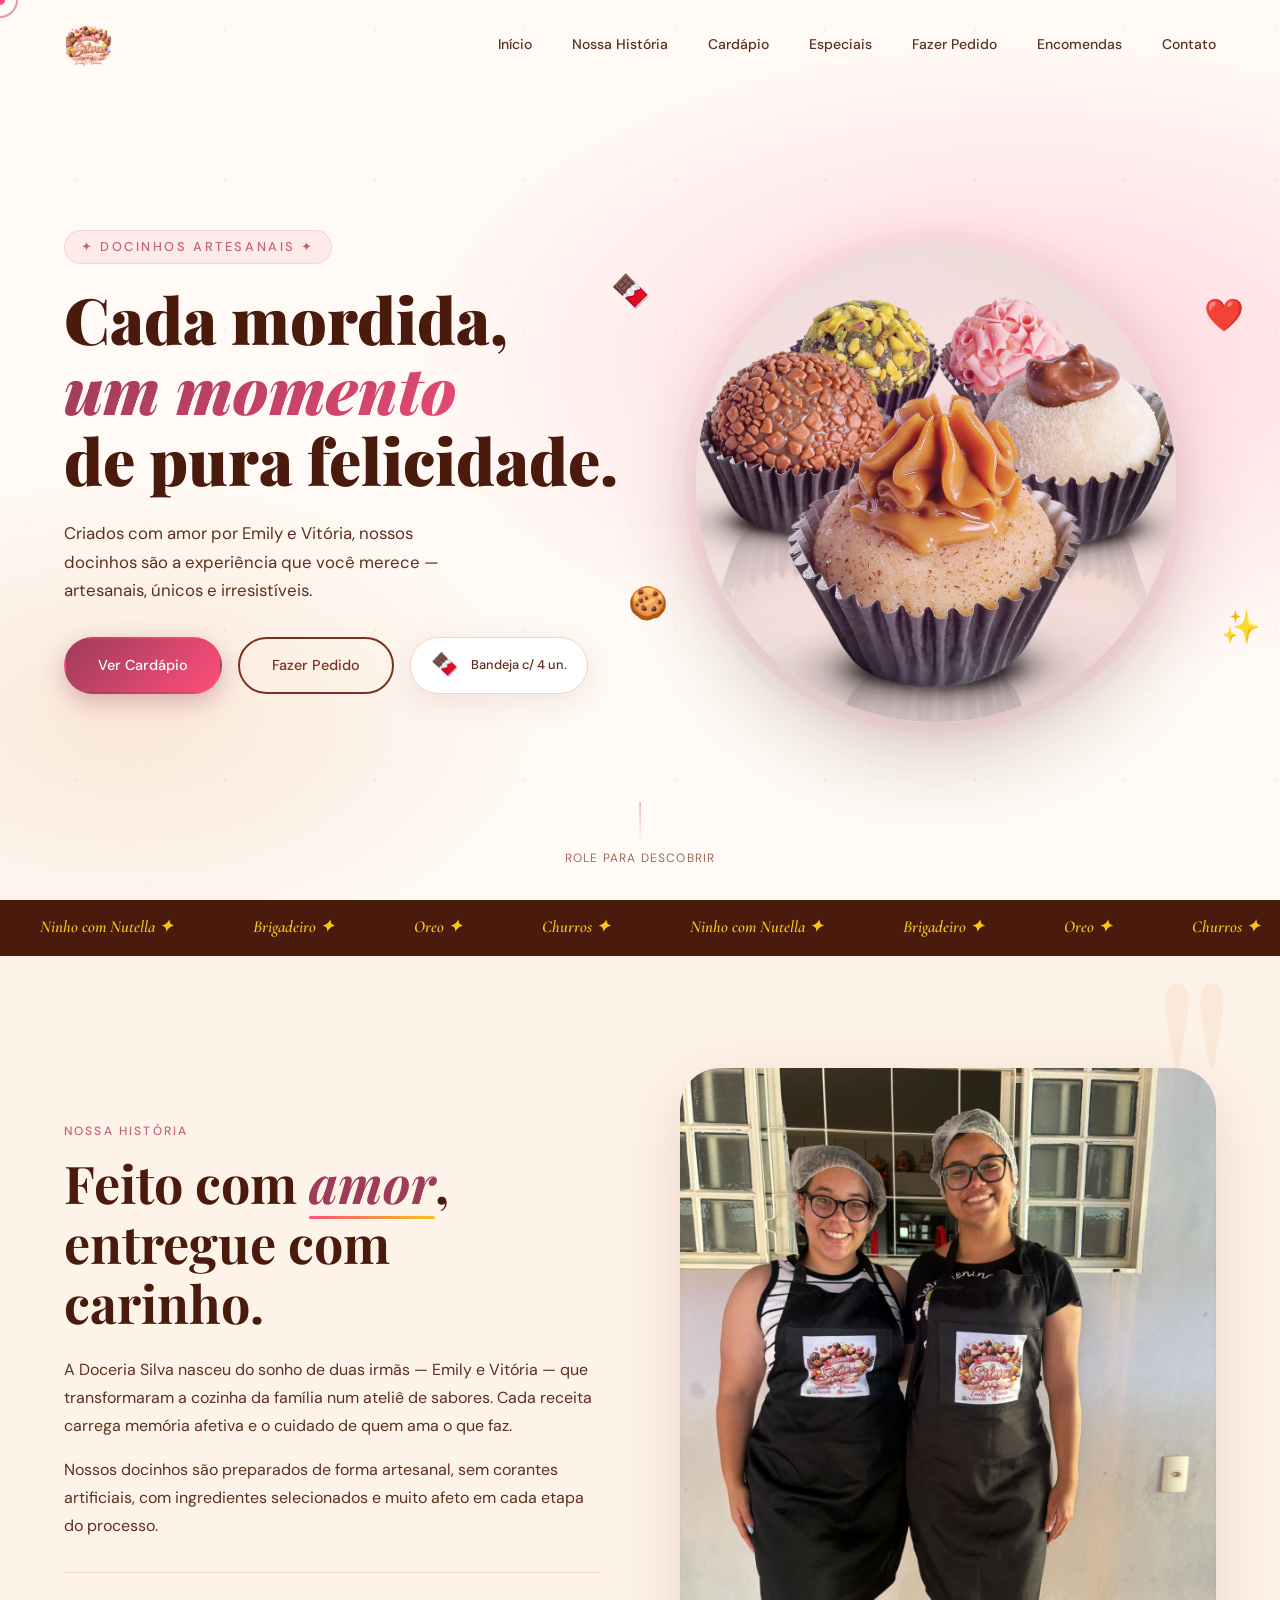
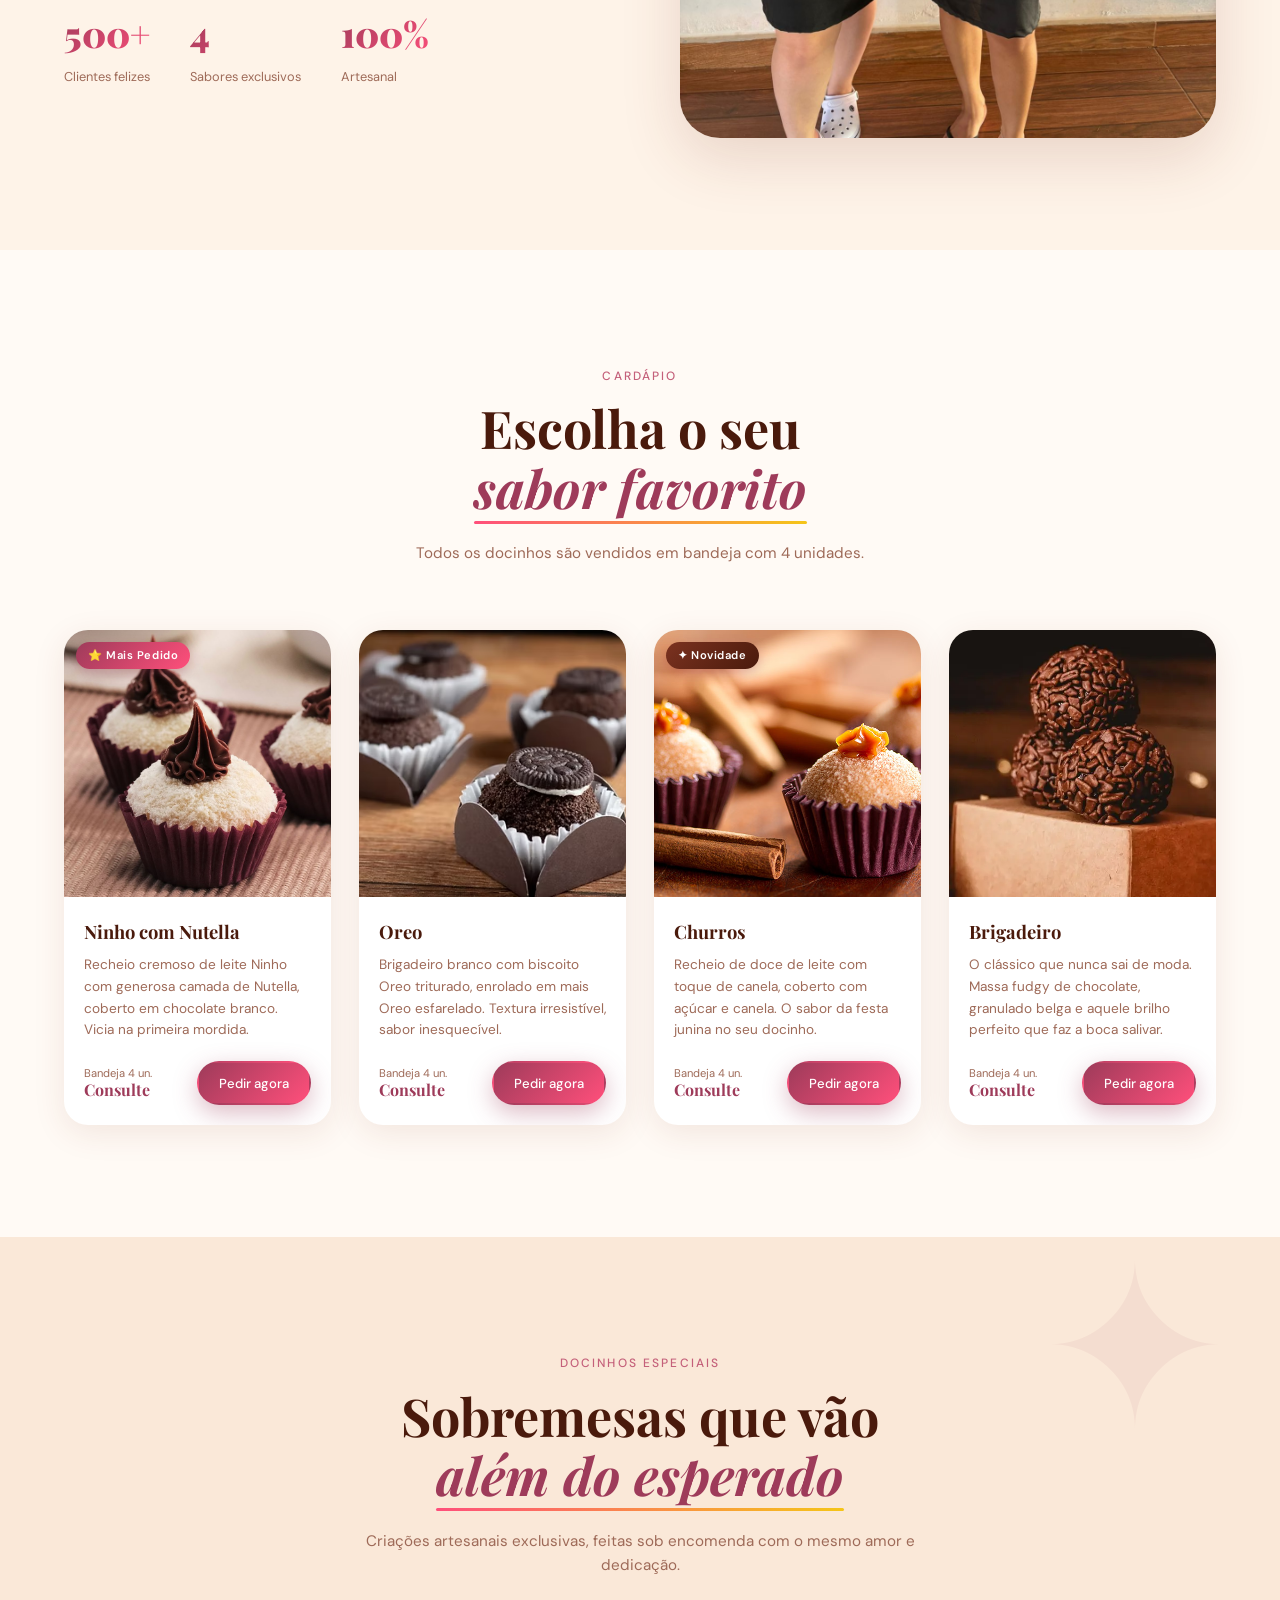
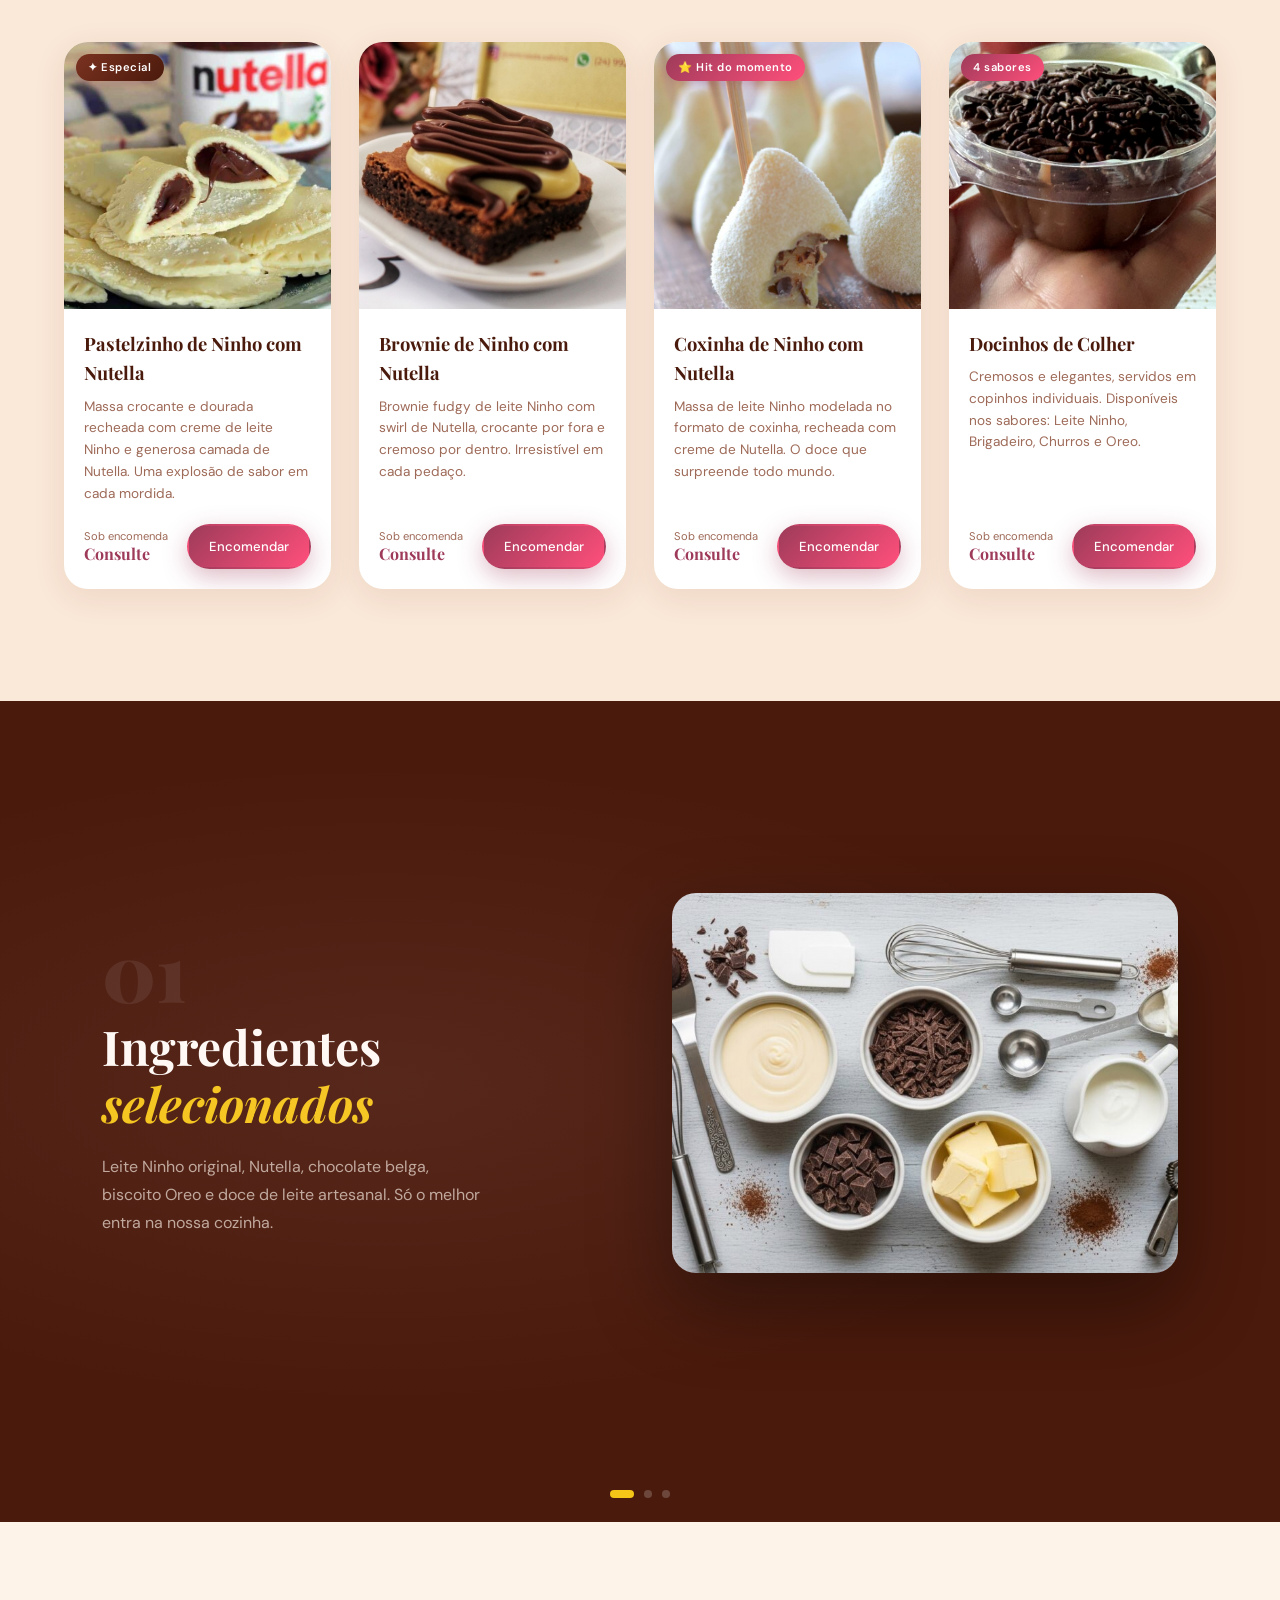
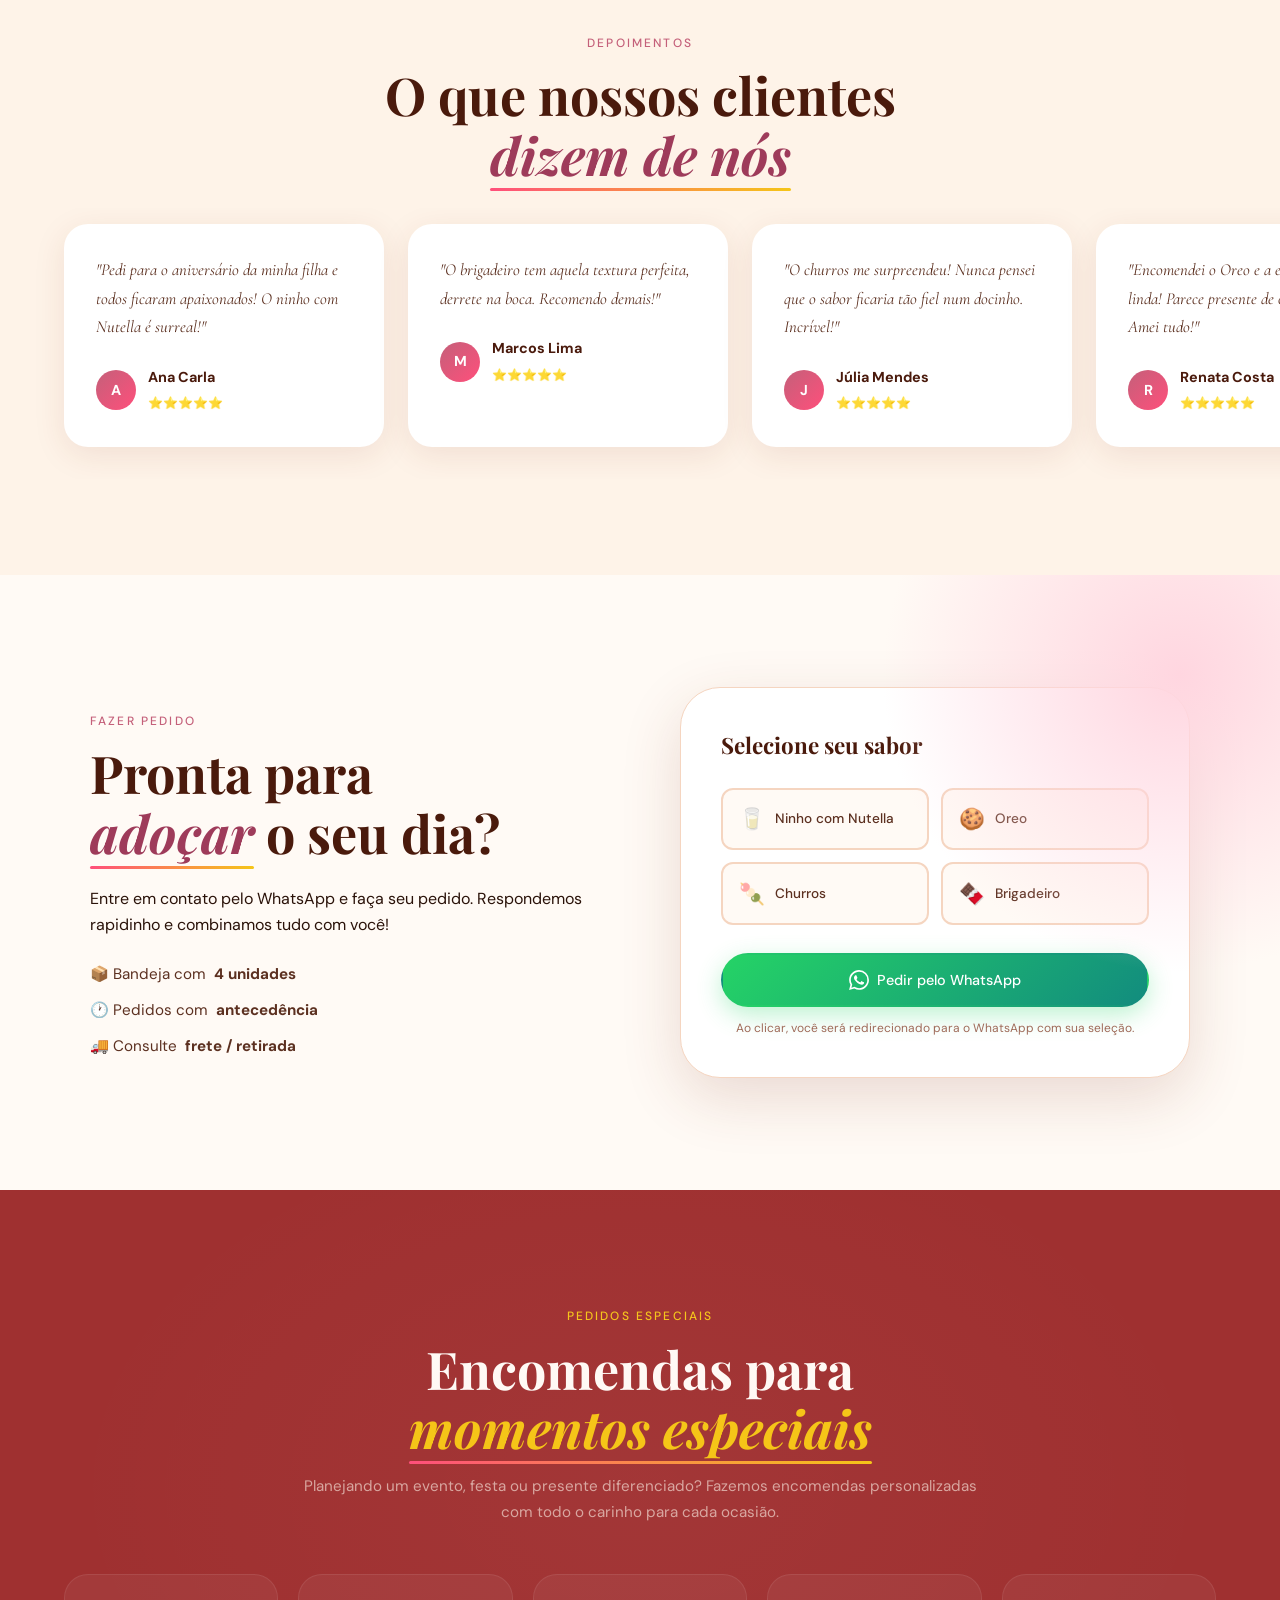
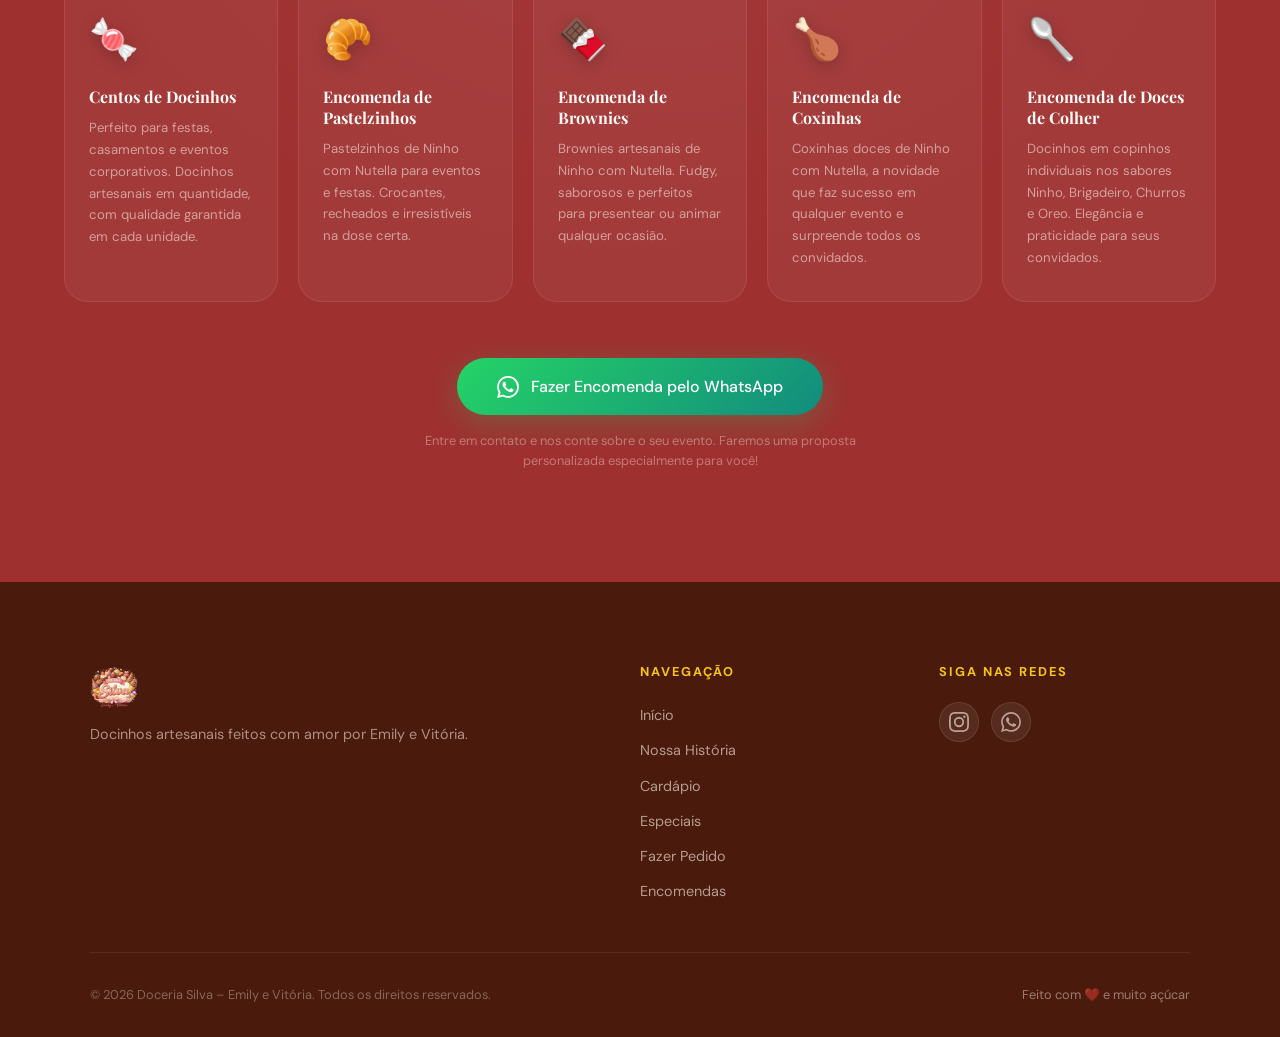
<file: doceria-silva/index.html>
<!DOCTYPE html>
<html lang="pt-BR">
<head>
  <meta charset="UTF-8" />
  <meta name="viewport" content="width=device-width, initial-scale=1.0" />
  <title>Doceria Silva | Docinhos Artesanais – Emily e Vitória</title>
  <meta name="description" content="Doceria Silva – Emily e Vitória. Docinhos artesanais de ninho, oreo, churros e brigadeiro. Bandeja com 4 unidades. Peça pelo WhatsApp!" />
  <meta name="keywords" content="doceria, docinhos artesanais, brigadeiro, ninho nutella, oreo, churros, doceria silva, emily e vitoria, São Paulo" />
  <meta name="author" content="Doceria Silva" />
  <meta name="robots" content="index, follow" />
  <link rel="canonical" href="https://doceriasilva.com.br/" />
  <meta name="theme-color" content="#FEF3E8" />
  <meta property="og:type" content="website" />
  <meta property="og:site_name" content="Doceria Silva" />
  <meta property="og:title" content="Doceria Silva | Docinhos Artesanais – Emily e Vitória" />
  <meta property="og:description" content="Docinhos artesanais de ninho, oreo, churros e brigadeiro. Feitos com amor por Emily e Vitória. Bandeja com 4 unidades. Peça pelo WhatsApp!" />
  <meta property="og:image" content="https://doceriasilva.com.br/assets/images/uploads/og-imagem.jpg" />
  <meta property="og:image:width" content="1200" />
  <meta property="og:image:height" content="630" />
  <meta property="og:url" content="https://doceriasilva.com.br/" />
  <meta property="og:locale" content="pt_BR" />
  <meta name="twitter:card" content="summary_large_image" />
  <meta name="twitter:title" content="Doceria Silva | Docinhos Artesanais" />
  <meta name="twitter:description" content="Docinhos artesanais de ninho, oreo, churros e brigadeiro. Feitos com amor por Emily e Vitória." />
  <meta name="twitter:image" content="https://doceriasilva.com.br/assets/images/uploads/og-imagem.jpg" />

  <script type="application/ld+json">
  {
    "@context": "https://schema.org",
    "@type": "Bakery",
    "name": "Doceria Silva",
    "description": "Doceria artesanal especializada em docinhos finos de ninho com nutella, oreo, churros e brigadeiro.",
    "url": "https://doceriasilva.com.br",
    "telephone": "+55-14-99183-2982",
    "address": { "@type": "PostalAddress", "addressLocality": "São Paulo", "addressRegion": "SP", "addressCountry": "BR" },
    "servesCuisine": "Confeitaria Artesanal",
    "sameAs": ["https://www.instagram.com/_.doceriasilva._/"]
  }
  </script>

  <link rel="icon" type="image/png" href="assets/images/uploads/favicon.png" />
  <link rel="apple-touch-icon" href="assets/images/uploads/favicon.png" />
  <link rel="preconnect" href="https://fonts.googleapis.com" />
  <link rel="preconnect" href="https://fonts.gstatic.com" crossorigin />
  <link href="https://fonts.googleapis.com/css2?family=Playfair+Display:ital,wght@0,400;0,700;0,900;1,400;1,700&family=Cormorant+Garamond:ital,wght@0,300;0,400;0,600;1,300;1,400&family=DM+Sans:wght@300;400;500&display=swap" rel="stylesheet" />
  <link rel="stylesheet" href="assets/css/style.css" />
  <script src="https://identity.netlify.com/v1/netlify-identity-widget.js"></script>
</head>
<body>

  <div class="cursor" id="cursor"></div>
  <div class="cursor-follower" id="cursorFollower"></div>

  <div class="loader" id="loader">
    <div class="loader__ring"></div>
    <div class="loader__heart">♥</div>
    <p class="loader__text">Preparando os docinhos…</p>
  </div>

  <!-- ─── NAV ───────────────────────────────────────────────── -->
  <nav class="nav" id="nav">
    <div class="nav__logo">
      <img id="siteLogoNav" src="assets/images/uploads/logo.png" alt="Doceria Silva" class="nav__logo-img"
        onerror="this.style.display='none'; this.nextElementSibling.style.display='block';" />
      <span class="nav__logo-text" style="display:none;">Doceria<br/><em>Silva</em></span>
    </div>
    <button class="nav__hamburger" id="hamburger" aria-label="Abrir menu" aria-expanded="false">
      <span></span><span></span><span></span>
    </button>
    <ul class="nav__links" id="navLinks">
      <li><a href="#inicio"            class="nav__link">Início</a></li>
      <li><a href="#historia"          class="nav__link">Nossa História</a></li>
      <li><a href="#cardapio"          class="nav__link">Cardápio</a></li>
      <li><a href="#especiais"         class="nav__link">Especiais</a></li>
      <li><a href="#pedido"            class="nav__link">Fazer Pedido</a></li>
      <li><a href="#pedidos-especiais" class="nav__link">Encomendas</a></li>
      <li><a href="#contato"           class="nav__link">Contato</a></li>
    </ul>
  </nav>

  <!-- ─── HERO ──────────────────────────────────────────────── -->
  <section class="hero" id="inicio">
    <div class="hero__particles" id="particles"></div>
    <div class="hero__content">
      <span class="hero__eyebrow reveal-up" id="heroEyebrow">✦ Docinhos Artesanais ✦</span>
      <h1 class="hero__title reveal-up" style="animation-delay:.15s" id="heroTitulo">
        Cada mordida,<br/>
        <em id="heroTituloEm">um momento</em>
        de pura felicidade.
      </h1>
      <p class="hero__desc reveal-up" style="animation-delay:.3s" id="heroDesc">
        Criados com amor por Emily e Vitória, nossos docinhos são a
        experiência que você merece — artesanais, únicos e irresistíveis.
      </p>
      <div class="hero__actions reveal-up" style="animation-delay:.45s">
        <a href="#cardapio" class="btn btn--primary" id="heroBtnPrimario">Ver Cardápio</a>
        <a href="#pedido"   class="btn btn--ghost"   id="heroBtnSecundario">Fazer Pedido</a>
        <div class="hero__badge">
          <div class="hero__badge-inner">
            <span class="badge__icon" id="heroBadgeIcone">🍫</span>
            <span class="badge__label" id="heroBadgeTexto">Bandeja c/ 4 un.</span>
          </div>
        </div>
      </div>
    </div>
    <div class="hero__visual reveal-right" style="animation-delay:.2s">
      <div class="hero__plate">
        <img id="heroImagem" src="assets/images/uploads/hero-plate.png" alt="Bandeja de docinhos artesanais" class="hero__plate-img"
          onerror="this.style.display='none'; this.nextElementSibling.style.display='flex';" />
        <div class="hero__plate-placeholder" style="display:none;"><span>🍬</span><p>Sua imagem<br/>aqui</p></div>
        <div class="hero__plate-glow"></div>
      </div>
      <div class="float-item float-item--1" aria-hidden="true">🍫</div>
      <div class="float-item float-item--2" aria-hidden="true">🍪</div>
      <div class="float-item float-item--3" aria-hidden="true">❤️</div>
      <div class="float-item float-item--4" aria-hidden="true">✨</div>
    </div>
    <div class="hero__scroll-hint" aria-hidden="true"><span></span><p>Role para descobrir</p></div>
  </section>

  <!-- ─── MARQUEE ───────────────────────────────────────────── -->
  <div class="marquee-strip" aria-hidden="true">
    <div class="marquee-track" id="marqueeTrack">
      <span>Ninho com Nutella ✦</span><span>Brigadeiro ✦</span><span>Oreo ✦</span><span>Churros ✦</span>
      <span>Pastelzinho ✦</span><span>Brownie ✦</span><span>Coxinha Doce ✦</span><span>Doce de Colher ✦</span>
      <span>Ninho com Nutella ✦</span><span>Brigadeiro ✦</span><span>Oreo ✦</span><span>Churros ✦</span>
    </div>
  </div>

  <!-- ─── HISTÓRIA ──────────────────────────────────────────── -->
  <section class="historia" id="historia">
    <div class="historia__container">
      <div class="historia__text">
        <span class="section-eyebrow reveal-up" id="historiaEyebrow">Nossa História</span>
        <h2 class="section-title reveal-up" style="animation-delay:.1s" id="historiaTitulo">
          Feito com <em id="historiaTituloEm">amor</em>,<br/>entregue com carinho.
        </h2>
        <p class="historia__para reveal-up" style="animation-delay:.2s" id="historiaPara1">
          A Doceria Silva nasceu do sonho de duas irmãs — Emily e Vitória —
          que transformaram a cozinha da família num ateliê de sabores.
          Cada receita carrega memória afetiva e o cuidado de quem ama o que faz.
        </p>
        <p class="historia__para reveal-up" style="animation-delay:.3s" id="historiaPara2">
          Nossos docinhos são preparados de forma artesanal, sem corantes artificiais,
          com ingredientes selecionados e muito afeto em cada etapa do processo.
        </p>
        <div class="historia__stats reveal-up" style="animation-delay:.4s">
          <div class="stat"><strong id="historiaStat1Num">500+</strong><span id="historiaStat1Label">Clientes felizes</span></div>
          <div class="stat"><strong id="historiaStat2Num">4</strong><span id="historiaStat2Label">Sabores exclusivos</span></div>
          <div class="stat"><strong id="historiaStat3Num">100%</strong><span id="historiaStat3Label">Artesanal</span></div>
        </div>
      </div>
      <div class="historia__image reveal-left" style="animation-delay:.2s">
        <img id="historiaImagem" src="assets/images/uploads/historia.jpg" alt="Emily e Vitória na cozinha" class="historia__img"
          onerror="this.style.display='none'; this.nextElementSibling.style.display='flex';" />
        <div class="historia__img-placeholder" style="display:none;"><span>📸</span><p>Sua foto aqui<br/>(Emily &amp; Vitória)</p></div>
        <div class="historia__img-deco"></div>
      </div>
    </div>
  </section>

  <!-- ─── CARDÁPIO ──────────────────────────────────────────── -->
  <section class="cardapio" id="cardapio">
    <div class="cardapio__header">
      <span class="section-eyebrow reveal-up" id="cardapioEyebrow">Cardápio</span>
      <h2 class="section-title reveal-up" style="animation-delay:.1s" id="cardapioTitulo">
        Escolha o seu<br/><em>sabor favorito</em>
      </h2>
      <p class="cardapio__subtitle reveal-up" style="animation-delay:.2s" id="cardapioSubtitulo">
        Todos os docinhos são vendidos em bandeja com <strong>4 unidades</strong>.
      </p>
    </div>
    <div class="cardapio__grid" id="cardapioGrid">
      <article class="product-card reveal-up" style="animation-delay:.1s" data-flavor="ninho">
        <div class="product-card__media">
          <img src="assets/images/uploads/ninho-nutella.jpg" alt="Docinho de Ninho com Nutella" class="product-card__img" onerror="this.style.display='none'; this.nextElementSibling.style.display='flex';" />
          <div class="product-card__img-ph" style="display:none;"><span>🥛</span><p>Ninho c/<br/>Nutella</p></div>
          <div class="product-card__shine"></div>
          <span class="product-card__badge">⭐ Mais Pedido</span>
        </div>
        <div class="product-card__body">
          <h3 class="product-card__name">Ninho com Nutella</h3>
          <p class="product-card__desc">Recheio cremoso de leite Ninho com generosa camada de Nutella, coberto em chocolate branco. Vicia na primeira mordida.</p>
          <div class="product-card__footer">
            <div class="product-card__price"><span class="price__label">Bandeja 4 un.</span><span class="price__value">Consulte</span></div>
            <a href="#pedido" class="btn btn--small btn--primary">Pedir agora</a>
          </div>
        </div>
      </article>
      <article class="product-card reveal-up" style="animation-delay:.2s" data-flavor="oreo">
        <div class="product-card__media">
          <img src="assets/images/uploads/oreo.jpg" alt="Docinho de Oreo" class="product-card__img" onerror="this.style.display='none'; this.nextElementSibling.style.display='flex';" />
          <div class="product-card__img-ph" style="display:none;"><span>🍪</span><p>Oreo</p></div>
          <div class="product-card__shine"></div>
        </div>
        <div class="product-card__body">
          <h3 class="product-card__name">Oreo</h3>
          <p class="product-card__desc">Brigadeiro branco com biscoito Oreo triturado, enrolado em mais Oreo esfarelado. Textura irresistível, sabor inesquecível.</p>
          <div class="product-card__footer">
            <div class="product-card__price"><span class="price__label">Bandeja 4 un.</span><span class="price__value">Consulte</span></div>
            <a href="#pedido" class="btn btn--small btn--primary">Pedir agora</a>
          </div>
        </div>
      </article>
      <article class="product-card reveal-up" style="animation-delay:.3s" data-flavor="churros">
        <div class="product-card__media">
          <img src="assets/images/uploads/churros.jpg" alt="Docinho de Churros" class="product-card__img" onerror="this.style.display='none'; this.nextElementSibling.style.display='flex';" />
          <div class="product-card__img-ph" style="display:none;"><span>🍡</span><p>Churros</p></div>
          <div class="product-card__shine"></div>
          <span class="product-card__badge product-card__badge--new">✦ Novidade</span>
        </div>
        <div class="product-card__body">
          <h3 class="product-card__name">Churros</h3>
          <p class="product-card__desc">Recheio de doce de leite com toque de canela, coberto com açúcar e canela. O sabor da festa junina no seu docinho.</p>
          <div class="product-card__footer">
            <div class="product-card__price"><span class="price__label">Bandeja 4 un.</span><span class="price__value">Consulte</span></div>
            <a href="#pedido" class="btn btn--small btn--primary">Pedir agora</a>
          </div>
        </div>
      </article>
      <article class="product-card reveal-up" style="animation-delay:.4s" data-flavor="brigadeiro">
        <div class="product-card__media">
          <img src="assets/images/uploads/brigadeiro.jpg" alt="Brigadeiro" class="product-card__img" onerror="this.style.display='none'; this.nextElementSibling.style.display='flex';" />
          <div class="product-card__img-ph" style="display:none;"><span>🍫</span><p>Brigadeiro</p></div>
          <div class="product-card__shine"></div>
        </div>
        <div class="product-card__body">
          <h3 class="product-card__name">Brigadeiro</h3>
          <p class="product-card__desc">O clássico que nunca sai de moda. Massa fudgy de chocolate, granulado belga e aquele brilho perfeito que faz a boca salivar.</p>
          <div class="product-card__footer">
            <div class="product-card__price"><span class="price__label">Bandeja 4 un.</span><span class="price__value">Consulte</span></div>
            <a href="#pedido" class="btn btn--small btn--primary">Pedir agora</a>
          </div>
        </div>
      </article>
    </div>
  </section>

  <!-- ─── DOCINHOS ESPECIAIS ────────────────────────────────── -->
  <section class="especiais" id="especiais">
    <div class="especiais__header">
      <span class="section-eyebrow reveal-up" id="especiaisEyebrow">Docinhos Especiais</span>
      <h2 class="section-title reveal-up" style="animation-delay:.1s" id="especiaisTitulo">
        Sobremesas que vão<br/><em>além do esperado</em>
      </h2>
      <p class="especiais__subtitle reveal-up" style="animation-delay:.2s" id="especiaisSubtitulo">
        Criações artesanais exclusivas, feitas sob encomenda com o mesmo amor e dedicação.
      </p>
    </div>
    <!-- JS renderiza a partir de dados/especiais.json -->
    <div class="especiais__grid" id="especiaisGrid">
      <article class="product-card reveal-up" style="animation-delay:.1s">
        <div class="product-card__media">
          <img src="assets/images/uploads/pastelzinho-ninho.jpg" alt="Pastelzinho de Ninho com Nutella" class="product-card__img" onerror="this.style.display='none'; this.nextElementSibling.style.display='flex';" />
          <div class="product-card__img-ph" style="display:none;"><span>🥐</span><p>Pastelzinho<br/>de Ninho</p></div>
          <div class="product-card__shine"></div>
          <span class="product-card__badge product-card__badge--new">✦ Especial</span>
        </div>
        <div class="product-card__body">
          <h3 class="product-card__name">Pastelzinho de Ninho com Nutella</h3>
          <p class="product-card__desc">Massa crocante recheada com creme de leite Ninho e Nutella. Uma explosão de sabor em cada mordida.</p>
          <div class="product-card__footer">
            <div class="product-card__price"><span class="price__label">Sob encomenda</span><span class="price__value">Consulte</span></div>
            <a href="#pedidos-especiais" class="btn btn--small btn--primary">Encomendar</a>
          </div>
        </div>
      </article>
      <article class="product-card reveal-up" style="animation-delay:.2s">
        <div class="product-card__media">
          <img src="assets/images/uploads/brownie-ninho.jpg" alt="Brownie de Ninho com Nutella" class="product-card__img" onerror="this.style.display='none'; this.nextElementSibling.style.display='flex';" />
          <div class="product-card__img-ph" style="display:none;"><span>🍫</span><p>Brownie<br/>de Ninho</p></div>
          <div class="product-card__shine"></div>
        </div>
        <div class="product-card__body">
          <h3 class="product-card__name">Brownie de Ninho com Nutella</h3>
          <p class="product-card__desc">Brownie fudgy de leite Ninho com swirl de Nutella. Crocante por fora e cremoso por dentro.</p>
          <div class="product-card__footer">
            <div class="product-card__price"><span class="price__label">Sob encomenda</span><span class="price__value">Consulte</span></div>
            <a href="#pedidos-especiais" class="btn btn--small btn--primary">Encomendar</a>
          </div>
        </div>
      </article>
      <article class="product-card reveal-up" style="animation-delay:.3s">
        <div class="product-card__media">
          <img src="assets/images/uploads/coxinha-ninho.jpg" alt="Coxinha de Ninho com Nutella" class="product-card__img" onerror="this.style.display='none'; this.nextElementSibling.style.display='flex';" />
          <div class="product-card__img-ph" style="display:none;"><span>🍗</span><p>Coxinha<br/>de Ninho</p></div>
          <div class="product-card__shine"></div>
          <span class="product-card__badge">⭐ Hit do momento</span>
        </div>
        <div class="product-card__body">
          <h3 class="product-card__name">Coxinha de Ninho com Nutella</h3>
          <p class="product-card__desc">Massa de leite Ninho no formato de coxinha, recheada com creme de Nutella. O doce que surpreende.</p>
          <div class="product-card__footer">
            <div class="product-card__price"><span class="price__label">Sob encomenda</span><span class="price__value">Consulte</span></div>
            <a href="#pedidos-especiais" class="btn btn--small btn--primary">Encomendar</a>
          </div>
        </div>
      </article>
      <article class="product-card reveal-up" style="animation-delay:.4s">
        <div class="product-card__media">
          <img src="assets/images/uploads/doce-colher.jpg" alt="Docinhos de colher" class="product-card__img" onerror="this.style.display='none'; this.nextElementSibling.style.display='flex';" />
          <div class="product-card__img-ph" style="display:none;"><span>🥄</span><p>Docinhos<br/>de Colher</p></div>
          <div class="product-card__shine"></div>
          <span class="product-card__badge">4 sabores</span>
        </div>
        <div class="product-card__body">
          <h3 class="product-card__name">Docinhos de Colher</h3>
          <p class="product-card__desc">Cremosos em copinhos individuais. Sabores: Leite Ninho, Brigadeiro, Churros e Oreo.</p>
          <div class="product-card__footer">
            <div class="product-card__price"><span class="price__label">Sob encomenda</span><span class="price__value">Consulte</span></div>
            <a href="#pedidos-especiais" class="btn btn--small btn--primary">Encomendar</a>
          </div>
        </div>
      </article>
    </div>
  </section>

  <!-- ─── EXPERIÊNCIA IMERSIVA ──────────────────────────────── -->
  <section class="showcase">
    <div class="showcase__sticky-wrap">
      <div class="showcase__track" id="showcaseTrack">
        <div class="showcase__slide showcase__slide--1">
          <div class="showcase__slide-content">
            <span class="showcase__step">01</span>
            <h2 class="showcase__title">Ingredientes <em>selecionados</em></h2>
            <p>Leite Ninho original, Nutella, chocolate belga, biscoito Oreo e doce de leite artesanal. Só o melhor entra na nossa cozinha.</p>
          </div>
          <div class="showcase__media">
            <img src="assets/images/uploads/ingredientes.jpg" alt="Ingredientes" onerror="this.style.display='none'; this.nextElementSibling.style.display='flex';" />
            <div class="img-ph"><span>🛒</span><p>Foto dos<br/>ingredientes</p></div>
          </div>
        </div>
        <div class="showcase__slide showcase__slide--2">
          <div class="showcase__slide-content">
            <span class="showcase__step">02</span>
            <h2 class="showcase__title">Feitos com <em>muito amor</em></h2>
            <p>Cada docinho é enrolado à mão, com a técnica e o carinho que só quem ama confeitaria sabe colocar.</p>
          </div>
          <div class="showcase__media">
            <img src="assets/images/uploads/processo.jpg" alt="Processo de produção" onerror="this.style.display='none'; this.nextElementSibling.style.display='flex';" />
            <div class="img-ph"><span>👐</span><p>Foto do<br/>processo</p></div>
          </div>
        </div>
        <div class="showcase__slide showcase__slide--3">
          <div class="showcase__slide-content">
            <span class="showcase__step">03</span>
            <h2 class="showcase__title">Entrega <em>perfeita</em></h2>
            <p>Sua bandeja chega em embalagem especial, pronta para presentear ou degustar. Porque os detalhes fazem toda a diferença.</p>
          </div>
          <div class="showcase__media">
            <img src="assets/images/uploads/embalagem.jpg" alt="Embalagem" onerror="this.style.display='none'; this.nextElementSibling.style.display='flex';" />
            <div class="img-ph"><span>🎁</span><p>Foto da<br/>embalagem</p></div>
          </div>
        </div>
      </div>
    </div>
  </section>

  <!-- ─── DEPOIMENTOS ───────────────────────────────────────── -->
  <section class="depoimentos">
    <span class="section-eyebrow reveal-up" id="depoEyebrow" style="text-align:center;display:block;">Depoimentos</span>
    <h2 class="section-title reveal-up" id="depoTitulo" style="text-align:center;animation-delay:.1s">
      O que nossos clientes<br/><em>dizem de nós</em>
    </h2>
    <div class="depoimentos__track-wrap">
      <div class="depoimentos__track" id="depoimentosTrack">
        <div class="depo-card">
          <p class="depo-card__text">"Pedi para o aniversário da minha filha e todos ficaram apaixonados! O ninho com Nutella é surreal!"</p>
          <div class="depo-card__author"><div class="depo-card__avatar">A</div><div><strong>Ana Carla</strong><span>⭐⭐⭐⭐⭐</span></div></div>
        </div>
        <div class="depo-card">
          <p class="depo-card__text">"O brigadeiro tem aquela textura perfeita, derrete na boca. Recomendo demais!"</p>
          <div class="depo-card__author"><div class="depo-card__avatar">M</div><div><strong>Marcos Lima</strong><span>⭐⭐⭐⭐⭐</span></div></div>
        </div>
        <div class="depo-card">
          <p class="depo-card__text">"O churros me surpreendeu! Nunca pensei que o sabor ficaria tão fiel num docinho. Incrível!"</p>
          <div class="depo-card__author"><div class="depo-card__avatar">J</div><div><strong>Júlia Mendes</strong><span>⭐⭐⭐⭐⭐</span></div></div>
        </div>
        <div class="depo-card">
          <p class="depo-card__text">"Encomendei o Oreo e a embalagem veio linda! Parece presente de confeitaria fina. Amei tudo!"</p>
          <div class="depo-card__author"><div class="depo-card__avatar">R</div><div><strong>Renata Costa</strong><span>⭐⭐⭐⭐⭐</span></div></div>
        </div>
      </div>
    </div>
  </section>

  <!-- ─── FAZER PEDIDO ──────────────────────────────────────── -->
  <section class="pedido" id="pedido">
    <div class="pedido__container">
      <div class="pedido__text">
        <span class="section-eyebrow reveal-up" id="pedidoEyebrow">Fazer Pedido</span>
        <h2 class="section-title reveal-up" style="animation-delay:.1s" id="pedidoTitulo">
          Pronta para<br/><em id="pedidoTituloEm">adoçar</em> o seu dia?
        </h2>
        <p class="reveal-up" style="animation-delay:.2s" id="pedidoDesc">
          Entre em contato pelo WhatsApp e faça seu pedido. Respondemos rapidinho e combinamos tudo com você!
        </p>
        <ul class="pedido__info reveal-up" style="animation-delay:.3s" id="pedidoInfoList">
          <li>📦 Bandeja com <strong>4 unidades</strong></li>
          <li>🕐 Pedidos com <strong>antecedência</strong></li>
          <li>🚚 Consulte <strong>frete / retirada</strong></li>
        </ul>
      </div>
      <div class="pedido__form-wrap reveal-left" style="animation-delay:.2s">
        <div class="pedido__form-card">
          <h3 id="pedidoCardTitulo">Selecione seu sabor</h3>
          <div class="flavor-selector" id="flavorSelector">
            <label class="flavor-opt" data-flavor="ninho">
              <input type="checkbox" name="flavor" value="ninho" />
              <span class="flavor-opt__box"><span class="flavor-opt__icon">🥛</span><span>Ninho &amp; Nutella</span></span>
            </label>
            <label class="flavor-opt" data-flavor="oreo">
              <input type="checkbox" name="flavor" value="oreo" />
              <span class="flavor-opt__box"><span class="flavor-opt__icon">🍪</span><span>Oreo</span></span>
            </label>
            <label class="flavor-opt" data-flavor="churros">
              <input type="checkbox" name="flavor" value="churros" />
              <span class="flavor-opt__box"><span class="flavor-opt__icon">🍡</span><span>Churros</span></span>
            </label>
            <label class="flavor-opt" data-flavor="brigadeiro">
              <input type="checkbox" name="flavor" value="brigadeiro" />
              <span class="flavor-opt__box"><span class="flavor-opt__icon">🍫</span><span>Brigadeiro</span></span>
            </label>
          </div>
          <a href="#" class="btn btn--primary btn--full btn--whatsapp" id="whatsappBtn">
            <svg viewBox="0 0 24 24" fill="currentColor" width="20" height="20" aria-hidden="true"><path d="M17.472 14.382c-.297-.149-1.758-.867-2.03-.967-.273-.099-.471-.148-.67.15-.197.297-.767.966-.94 1.164-.173.199-.347.223-.644.075-.297-.15-1.255-.463-2.39-1.475-.883-.788-1.48-1.761-1.653-2.059-.173-.297-.018-.458.13-.606.134-.133.298-.347.446-.52.149-.174.198-.298.298-.497.099-.198.05-.371-.025-.52-.075-.149-.669-1.612-.916-2.207-.242-.579-.487-.5-.669-.51-.173-.008-.371-.01-.57-.01-.198 0-.52.074-.792.372-.272.297-1.04 1.016-1.04 2.479 0 1.462 1.065 2.875 1.213 3.074.149.198 2.096 3.2 5.077 4.487.709.306 1.262.489 1.694.625.712.227 1.36.195 1.871.118.571-.085 1.758-.719 2.006-1.413.248-.694.248-1.289.173-1.413-.074-.124-.272-.198-.57-.347m-5.421 7.403h-.004a9.87 9.87 0 01-5.031-1.378l-.361-.214-3.741.982.998-3.648-.235-.374a9.86 9.86 0 01-1.51-5.26c.001-5.45 4.436-9.884 9.888-9.884 2.64 0 5.122 1.03 6.988 2.898a9.825 9.825 0 012.893 6.994c-.003 5.45-4.437 9.884-9.885 9.884m8.413-18.297A11.815 11.815 0 0012.05 0C5.495 0 .16 5.335.157 11.892c0 2.096.547 4.142 1.588 5.945L.057 24l6.305-1.654a11.882 11.882 0 005.683 1.448h.005c6.554 0 11.89-5.335 11.893-11.893a11.821 11.821 0 00-3.48-8.413z"/></svg>
            <span id="pedidoBtnTexto">Pedir pelo WhatsApp</span>
          </a>
          <p class="pedido__note" id="pedidoNota">Ao clicar, você será redirecionado para o WhatsApp com sua seleção.</p>
        </div>
      </div>
    </div>
  </section>

  <!-- ─── PEDIDOS ESPECIAIS ─────────────────────────────────── -->
  <section class="pedidos-especiais" id="pedidos-especiais">
    <div class="pedidos-especiais__header">
      <span class="section-eyebrow reveal-up" id="peEyebrow">Pedidos Especiais</span>
      <h2 class="section-title reveal-up" style="animation-delay:.1s" id="peTitulo">
        Encomendas para<br/><em>momentos especiais</em>
      </h2>
      <p class="pedidos-especiais__desc reveal-up" style="animation-delay:.2s" id="peDesc">
        Planejando um evento, festa ou presente diferenciado? Fazemos encomendas
        personalizadas com todo o carinho para cada ocasião.
      </p>
    </div>
    <!-- JS renderiza a partir de dados/pedidos-especiais.json -->
    <div class="pedidos-especiais__grid" id="pedidosEspeciaisGrid">
      <div class="especial-card reveal-up" style="animation-delay:.1s">
        <span class="especial-card__icone">🍬</span>
        <h3 class="especial-card__titulo">Centos de Docinhos</h3>
        <p class="especial-card__desc">Perfeito para festas, casamentos e eventos. Docinhos artesanais em quantidade, com qualidade garantida em cada unidade.</p>
      </div>
      <div class="especial-card reveal-up" style="animation-delay:.2s">
        <span class="especial-card__icone">🥐</span>
        <h3 class="especial-card__titulo">Encomenda de Pastelzinhos</h3>
        <p class="especial-card__desc">Pastelzinhos de Ninho com Nutella para eventos e festas. Crocantes, recheados e irresistíveis na dose certa.</p>
      </div>
      <div class="especial-card reveal-up" style="animation-delay:.3s">
        <span class="especial-card__icone">🍫</span>
        <h3 class="especial-card__titulo">Encomenda de Brownies</h3>
        <p class="especial-card__desc">Brownies artesanais de Ninho com Nutella. Fudgy, saborosos e perfeitos para presentear ou animar qualquer ocasião.</p>
      </div>
      <div class="especial-card reveal-up" style="animation-delay:.4s">
        <span class="especial-card__icone">🍗</span>
        <h3 class="especial-card__titulo">Encomenda de Coxinhas</h3>
        <p class="especial-card__desc">Coxinhas doces de Ninho com Nutella, a novidade que faz sucesso em qualquer evento e surpreende todos os convidados.</p>
      </div>
      <div class="especial-card reveal-up" style="animation-delay:.5s">
        <span class="especial-card__icone">🥄</span>
        <h3 class="especial-card__titulo">Encomenda de Doces de Colher</h3>
        <p class="especial-card__desc">Docinhos em copinhos individuais nos sabores Ninho, Brigadeiro, Churros e Oreo. Elegância e praticidade para seus convidados.</p>
      </div>
    </div>
    <div class="pedidos-especiais__cta reveal-up" style="animation-delay:.6s">
      <a id="btnPedidoEspecial"
         href="https://wa.me/5514991832982?text=Ol%C3%A1%21+Gostaria+de+fazer+uma+encomenda+especial+na+Doceria+Silva+%F0%9F%8D%AC"
         class="pedidos-especiais__cta-btn" target="_blank" rel="noopener noreferrer">
        <svg viewBox="0 0 24 24" fill="currentColor" width="22" height="22" aria-hidden="true"><path d="M17.472 14.382c-.297-.149-1.758-.867-2.03-.967-.273-.099-.471-.148-.67.15-.197.297-.767.966-.94 1.164-.173.199-.347.223-.644.075-.297-.15-1.255-.463-2.39-1.475-.883-.788-1.48-1.761-1.653-2.059-.173-.297-.018-.458.13-.606.134-.133.298-.347.446-.52.149-.174.198-.298.298-.497.099-.198.05-.371-.025-.52-.075-.149-.669-1.612-.916-2.207-.242-.579-.487-.5-.669-.51-.173-.008-.371-.01-.57-.01-.198 0-.52.074-.792.372-.272.297-1.04 1.016-1.04 2.479 0 1.462 1.065 2.875 1.213 3.074.149.198 2.096 3.2 5.077 4.487.709.306 1.262.489 1.694.625.712.227 1.36.195 1.871.118.571-.085 1.758-.719 2.006-1.413.248-.694.248-1.289.173-1.413-.074-.124-.272-.198-.57-.347m-5.421 7.403h-.004a9.87 9.87 0 01-5.031-1.378l-.361-.214-3.741.982.998-3.648-.235-.374a9.86 9.86 0 01-1.51-5.26c.001-5.45 4.436-9.884 9.888-9.884 2.64 0 5.122 1.03 6.988 2.898a9.825 9.825 0 012.893 6.994c-.003 5.45-4.437 9.884-9.885 9.884m8.413-18.297A11.815 11.815 0 0012.05 0C5.495 0 .16 5.335.157 11.892c0 2.096.547 4.142 1.588 5.945L.057 24l6.305-1.654a11.882 11.882 0 005.683 1.448h.005c6.554 0 11.89-5.335 11.893-11.893a11.821 11.821 0 00-3.48-8.413z"/></svg>
        <span id="peBtnTexto">Fazer Encomenda pelo WhatsApp</span>
      </a>
      <p class="pedidos-especiais__nota" id="peNota">Entre em contato e nos conte sobre o seu evento. Faremos uma proposta personalizada especialmente para você!</p>
    </div>
  </section>

  <!-- ─── FOOTER ────────────────────────────────────────────── -->
  <footer class="footer" id="contato">
    <div class="footer__top">
      <div class="footer__brand">
        <img id="siteLogoFooter" src="assets/images/uploads/logo.png" alt="Doceria Silva" class="footer__logo"
          onerror="this.style.display='none'; this.nextElementSibling.style.display='block';" />
        <span class="footer__logo-text" style="display:none;">Doceria <em>Silva</em></span>
        <p id="footerDesc">Docinhos artesanais feitos com amor por Emily e Vitória.</p>
      </div>
      <div class="footer__links">
        <h4>Navegação</h4>
        <ul>
          <li><a href="#inicio">Início</a></li>
          <li><a href="#historia">Nossa História</a></li>
          <li><a href="#cardapio">Cardápio</a></li>
          <li><a href="#especiais">Especiais</a></li>
          <li><a href="#pedido">Fazer Pedido</a></li>
          <li><a href="#pedidos-especiais">Encomendas</a></li>
        </ul>
      </div>
      <div class="footer__social">
        <h4>Siga nas redes</h4>
        <div class="social-links">
          <a id="linkInstagram" href="https://www.instagram.com/_.doceriasilva._/" class="social-link" aria-label="Instagram" target="_blank" rel="noopener noreferrer">
            <svg viewBox="0 0 24 24" fill="currentColor" width="20" height="20"><path d="M12 2.163c3.204 0 3.584.012 4.85.07 3.252.148 4.771 1.691 4.919 4.919.058 1.265.069 1.645.069 4.849 0 3.205-.012 3.584-.069 4.849-.149 3.225-1.664 4.771-4.919 4.919-1.266.058-1.644.07-4.85.07-3.204 0-3.584-.012-4.849-.07-3.26-.149-4.771-1.699-4.919-4.92-.058-1.265-.07-1.644-.07-4.849 0-3.204.013-3.583.07-4.849.149-3.227 1.664-4.771 4.919-4.919 1.266-.057 1.645-.069 4.849-.069zM12 0C8.741 0 8.333.014 7.053.072 2.695.272.273 2.69.073 7.052.014 8.333 0 8.741 0 12c0 3.259.014 3.668.072 4.948.2 4.358 2.618 6.78 6.98 6.98C8.333 23.986 8.741 24 12 24c3.259 0 3.668-.014 4.948-.072 4.354-.2 6.782-2.618 6.979-6.98.059-1.28.073-1.689.073-4.948 0-3.259-.014-3.667-.072-4.947-.196-4.354-2.617-6.78-6.979-6.98C15.668.014 15.259 0 12 0zm0 5.838a6.162 6.162 0 100 12.324 6.162 6.162 0 000-12.324zM12 16a4 4 0 110-8 4 4 0 010 8zm6.406-11.845a1.44 1.44 0 100 2.881 1.44 1.44 0 000-2.881z"/></svg>
          </a>
          <!-- FIX BUG: href com número real em vez de "#" para não recarregar a página -->
          <a id="linkWhatsappFooter" href="https://wa.me/5514991832982" class="social-link" aria-label="WhatsApp" target="_blank" rel="noopener noreferrer">
            <svg viewBox="0 0 24 24" fill="currentColor" width="20" height="20"><path d="M17.472 14.382c-.297-.149-1.758-.867-2.03-.967-.273-.099-.471-.148-.67.15-.197.297-.767.966-.94 1.164-.173.199-.347.223-.644.075-.297-.15-1.255-.463-2.39-1.475-.883-.788-1.48-1.761-1.653-2.059-.173-.297-.018-.458.13-.606.134-.133.298-.347.446-.52.149-.174.198-.298.298-.497.099-.198.05-.371-.025-.52-.075-.149-.669-1.612-.916-2.207-.242-.579-.487-.5-.669-.51-.173-.008-.371-.01-.57-.01-.198 0-.52.074-.792.372-.272.297-1.04 1.016-1.04 2.479 0 1.462 1.065 2.875 1.213 3.074.149.198 2.096 3.2 5.077 4.487.709.306 1.262.489 1.694.625.712.227 1.36.195 1.871.118.571-.085 1.758-.719 2.006-1.413.248-.694.248-1.289.173-1.413-.074-.124-.272-.198-.57-.347m-5.421 7.403h-.004a9.87 9.87 0 01-5.031-1.378l-.361-.214-3.741.982.998-3.648-.235-.374a9.86 9.86 0 01-1.51-5.26c.001-5.45 4.436-9.884 9.888-9.884 2.64 0 5.122 1.03 6.988 2.898a9.825 9.825 0 012.893 6.994c-.003 5.45-4.437 9.884-9.885 9.884m8.413-18.297A11.815 11.815 0 0012.05 0C5.495 0 .16 5.335.157 11.892c0 2.096.547 4.142 1.588 5.945L.057 24l6.305-1.654a11.882 11.882 0 005.683 1.448h.005c6.554 0 11.89-5.335 11.893-11.893a11.821 11.821 0 00-3.48-8.413z"/></svg>
          </a>
          <a id="linkFacebook" href="#" class="social-link" aria-label="Facebook" target="_blank" rel="noopener noreferrer" style="display:none;">
            <svg viewBox="0 0 24 24" fill="currentColor" width="20" height="20"><path d="M24 12.073c0-6.627-5.373-12-12-12s-12 5.373-12 12c0 5.99 4.388 10.954 10.125 11.854v-8.385H7.078v-3.47h3.047V9.43c0-3.007 1.792-4.669 4.533-4.669 1.312 0 2.686.235 2.686.235v2.953H15.83c-1.491 0-1.956.925-1.956 1.874v2.25h3.328l-.532 3.47h-2.796v8.385C19.612 23.027 24 18.062 24 12.073z"/></svg>
          </a>
          <a id="linkTiktok" href="#" class="social-link" aria-label="TikTok" target="_blank" rel="noopener noreferrer" style="display:none;">
            <svg viewBox="0 0 24 24" fill="currentColor" width="20" height="20"><path d="M19.59 6.69a4.83 4.83 0 01-3.77-4.25V2h-3.45v13.67a2.89 2.89 0 01-2.88 2.5 2.89 2.89 0 01-2.89-2.89 2.89 2.89 0 012.89-2.89c.28 0 .54.04.79.1V9.01a6.28 6.28 0 00-.79-.05 6.34 6.34 0 00-6.34 6.34 6.34 6.34 0 006.34 6.34 6.34 6.34 0 006.33-6.34V9.09a8.16 8.16 0 004.77 1.52V7.17a4.85 4.85 0 01-1-.48z"/></svg>
          </a>
        </div>
      </div>
    </div>
    <div class="footer__bottom">
      <p>© <span id="year"></span> <span id="footerNomeEmpresa">Doceria Silva – Emily e Vitória</span>. Todos os direitos reservados.</p>
      <p class="footer__love" id="footerTextoDir">Feito com ❤️ e muito açúcar</p>
    </div>
  </footer>

  <button class="back-top" id="backTop" aria-label="Voltar ao topo">↑</button>

  <script>
    if (window.netlifyIdentity) {
      window.netlifyIdentity.on("init", function(user) {
        if (!user) { window.netlifyIdentity.on("login", function() { document.location.href = "/admin/"; }); }
      });
    }
  </script>
  <script src="assets/js/main.js"></script>
</body>
</html>
</file>
<file: assets/css/style.css>
/* ============================================================
   DOCERIA SILVA – style.css
   Paleta 60/30/10:
     60% → Creme/Marfim   #FEF3E8 · #FFF8F2 · #FAE8D8
     30% → Chocolate/Rosa  #7B3220 · #E8849A · #C4607A · #9E3B5A
     10% → Pink/Dourado    #FF4F7B · #F5C518 · #FFD6E0
   ============================================================ */

/* ── RESET & BASE ──────────────────────────────────────────── */
*, *::before, *::after { box-sizing: border-box; margin: 0; padding: 0; }

:root {
  /* 60% – Dominantes (creme/marfim) */
  --cream-100: #FFFAF5;
  --cream-200: #FEF3E8;
  --cream-300: #FAE8D8;
  --cream-400: #F5D5C0;

  /* 30% – Secundárias (chocolate + rosa) */
  --choco-dark:  #4A1A0C;
  --choco-mid:   #7B3220;
  --choco-light: #A85540;
  --rose-deep:   #9E3B5A;
  --rose-mid:    #C4607A;
  --rose-soft:   #E8849A;
  --rose-pale:   #FFD6E0;

  /* 10% – Destaque (pink + dourado) */
  --accent-pink:  #FF4F7B;
  --accent-gold:  #F5C518;
  --accent-light: #FFECB3;

  /* UI */
  --text-dark:   #2A1209;
  --text-mid:    #5C3020;
  --text-light:  #9E6A58;
  --white:       #FFFFFF;

  /* Typography */
  --font-display: 'Playfair Display', serif;
  --font-body:    'DM Sans', sans-serif;
  --font-serif:   'Cormorant Garamond', serif;

  /* Spacing */
  --space-xs: .5rem;
  --space-sm: 1rem;
  --space-md: 2rem;
  --space-lg: 4rem;
  --space-xl: 7rem;

  /* Radius */
  --r-sm: .75rem;
  --r-md: 1.5rem;
  --r-lg: 2.5rem;
  --r-full: 9999px;

  /* Shadow */
  --shadow-soft: 0 8px 32px rgba(123,50,32,.10);
  --shadow-card: 0 20px 60px rgba(123,50,32,.16);
  --shadow-deep: 0 32px 80px rgba(74,26,12,.22);

  /* Transitions */
  --ease-out: cubic-bezier(.22,1,.36,1);
  --ease-spring: cubic-bezier(.34,1.56,.64,1);
}

html {
  scroll-behavior: smooth;
  font-size: 16px;
}

body {
  font-family: var(--font-body);
  background: var(--cream-100);
  color: var(--text-dark);
  line-height: 1.6;
  overflow-x: hidden;
  cursor: none;
}

img { display: block; width: 100%; height: 100%; object-fit: cover; }
a   { text-decoration: none; color: inherit; }
ul  { list-style: none; }

/* ── SCROLLBAR ─────────────────────────────────────────────── */
::-webkit-scrollbar { width: 6px; }
::-webkit-scrollbar-track { background: var(--cream-200); }
::-webkit-scrollbar-thumb { background: var(--rose-mid); border-radius: var(--r-full); }

/* ── CUSTOM CURSOR ─────────────────────────────────────────── */
.cursor {
  position: fixed;
  top: 0; left: 0;
  width: 10px; height: 10px;
  background: var(--accent-pink);
  border-radius: 50%;
  pointer-events: none;
  z-index: 9999;
  transform: translate(-50%,-50%);
  transition: width .15s, height .15s, background .2s;
  mix-blend-mode: multiply;
}

.cursor-follower {
  position: fixed;
  top: 0; left: 0;
  width: 36px; height: 36px;
  border: 2px solid var(--rose-mid);
  border-radius: 50%;
  pointer-events: none;
  z-index: 9998;
  transform: translate(-50%,-50%);
  transition: transform .12s var(--ease-out), width .25s, height .25s, opacity .2s, border-color .2s;
  opacity: .6;
}

body.cursor--hover .cursor          { width: 18px; height: 18px; }
body.cursor--hover .cursor-follower { width: 56px; height: 56px; border-color: var(--accent-pink); opacity: .4; }
body.cursor--click .cursor          { width: 6px;  height: 6px; }

/* ── LOADER ────────────────────────────────────────────────── */
.loader {
  position: fixed;
  inset: 0;
  background: var(--cream-100);
  display: flex;
  flex-direction: column;
  align-items: center;
  justify-content: center;
  gap: 1rem;
  z-index: 10000;
  transition: opacity .6s var(--ease-out), transform .6s var(--ease-out);
}

.loader.hidden { opacity: 0; pointer-events: none; transform: scale(1.02); }

.loader__ring {
  width: 56px; height: 56px;
  border: 3px solid var(--cream-300);
  border-top-color: var(--rose-mid);
  border-radius: 50%;
  animation: spin .9s linear infinite;
}

.loader__heart {
  position: absolute;
  font-size: 1.4rem;
  color: var(--accent-pink);
  animation: heartbeat 1s ease-in-out infinite;
}

.loader__text {
  font-family: var(--font-serif);
  font-size: 1rem;
  color: var(--text-light);
  font-style: italic;
}

@keyframes spin      { to { transform: rotate(360deg); } }
@keyframes heartbeat { 0%,100% { transform: scale(1); } 50% { transform: scale(1.2); } }

/* ── TYPOGRAPHY HELPERS ────────────────────────────────────── */
.section-eyebrow {
  display: inline-block;
  font-family: var(--font-body);
  font-size: .75rem;
  font-weight: 500;
  letter-spacing: .18em;
  text-transform: uppercase;
  color: var(--rose-mid);
  margin-bottom: .75rem;
}

.section-title {
  font-family: var(--font-display);
  font-size: clamp(2rem, 5vw, 3.25rem);
  font-weight: 700;
  line-height: 1.15;
  color: var(--choco-dark);
  margin-bottom: 1.5rem;
}

.section-title em {
  font-style: italic;
  color: var(--rose-deep);
  position: relative;
}

.section-title em::after {
  content: '';
  position: absolute;
  left: 0; bottom: -2px;
  width: 100%; height: 3px;
  background: linear-gradient(90deg, var(--accent-pink), var(--accent-gold));
  border-radius: var(--r-full);
  transform: scaleX(0);
  transform-origin: left;
  transition: transform .6s var(--ease-out);
}

.section-title.visible em::after { transform: scaleX(1); }

/* ── REVEAL ANIMATIONS ─────────────────────────────────────── */
.reveal-up, .reveal-left, .reveal-right {
  opacity: 0;
  transition: opacity .8s var(--ease-out), transform .8s var(--ease-out);
}

.reveal-up    { transform: translateY(40px); }
.reveal-left  { transform: translateX(-40px); }
.reveal-right { transform: translateX(40px); }

.reveal-up.visible,
.reveal-left.visible,
.reveal-right.visible { opacity: 1; transform: none; }

/* ── BUTTONS ───────────────────────────────────────────────── */
.btn {
  display: inline-flex;
  align-items: center;
  gap: .5rem;
  padding: .85rem 2rem;
  border-radius: var(--r-full);
  font-family: var(--font-body);
  font-size: .9rem;
  font-weight: 500;
  cursor: pointer;
  transition: all .3s var(--ease-out);
  border: 2px solid transparent;
  white-space: nowrap;
}

.btn--primary {
  background: linear-gradient(135deg, var(--rose-deep), var(--accent-pink));
  color: var(--white);
  box-shadow: 0 8px 24px rgba(158,59,90,.35);
}
.btn--primary:hover {
  transform: translateY(-3px);
  box-shadow: 0 14px 36px rgba(158,59,90,.45);
  filter: brightness(1.05);
}

.btn--ghost {
  background: transparent;
  border-color: var(--choco-mid);
  color: var(--choco-mid);
}
.btn--ghost:hover {
  background: var(--choco-mid);
  color: var(--white);
  transform: translateY(-3px);
}

.btn--small  { padding: .6rem 1.25rem; font-size: .82rem; }
.btn--full   { width: 100%; justify-content: center; }

.btn--whatsapp {
  background: linear-gradient(135deg, #25d366, #128C7E);
  box-shadow: 0 8px 24px rgba(37,211,102,.3);
}
.btn--whatsapp:hover {
  box-shadow: 0 14px 36px rgba(37,211,102,.4);
  transform: translateY(-3px);
}

/* ── NAV ───────────────────────────────────────────────────── */
.nav {
  position: fixed;
  top: 0; left: 0; right: 0;
  z-index: 1000;
  display: flex;
  align-items: center;
  justify-content: space-between;
  padding: 1.25rem 5vw;
  transition: background .4s, backdrop-filter .4s, box-shadow .4s, padding .3s;
}

.nav.scrolled {
  background: rgba(254,243,232,.92);
  backdrop-filter: blur(14px);
  -webkit-backdrop-filter: blur(14px);
  box-shadow: 0 2px 20px rgba(123,50,32,.08);
  padding-top: .85rem;
  padding-bottom: .85rem;
}

.nav__logo { display: flex; align-items: center; }

.nav__logo-img {
  height: 48px;
  width: auto;
  object-fit: contain;
}

.nav__logo-text {
  font-family: var(--font-display);
  font-size: 1.3rem;
  font-weight: 700;
  line-height: 1.1;
  color: var(--choco-dark);
}
.nav__logo-text em { color: var(--rose-mid); font-style: italic; }

.nav__links {
  display: flex;
  gap: 2.5rem;
  align-items: center;
}

.nav__link {
  font-size: .875rem;
  font-weight: 500;
  color: var(--text-mid);
  position: relative;
  transition: color .25s;
}
.nav__link::after {
  content: '';
  position: absolute;
  left: 0; bottom: -3px;
  width: 100%; height: 2px;
  background: var(--accent-pink);
  border-radius: var(--r-full);
  transform: scaleX(0);
  transition: transform .3s var(--ease-out);
}
.nav__link:hover { color: var(--rose-deep); }
.nav__link:hover::after { transform: scaleX(1); }

.nav__hamburger {
  display: none;
  flex-direction: column;
  gap: 5px;
  background: none;
  border: none;
  cursor: pointer;
  padding: 4px;
}
.nav__hamburger span {
  display: block;
  width: 24px; height: 2px;
  background: var(--choco-mid);
  border-radius: var(--r-full);
  transition: all .3s var(--ease-out);
}
.nav__hamburger.open span:nth-child(1) { transform: translateY(7px) rotate(45deg); }
.nav__hamburger.open span:nth-child(2) { opacity: 0; transform: scaleX(0); }
.nav__hamburger.open span:nth-child(3) { transform: translateY(-7px) rotate(-45deg); }

/* ── HERO ──────────────────────────────────────────────────── */
.hero {
  min-height: 100svh;
  display: grid;
  grid-template-columns: 1fr 1fr;
  align-items: center;
  gap: 2rem;
  padding: 8rem 5vw 4rem;
  position: relative;
  overflow: hidden;
  background:
    radial-gradient(ellipse 80% 60% at 80% 40%, var(--rose-pale) 0%, transparent 60%),
    radial-gradient(ellipse 60% 50% at 10% 80%, var(--cream-300) 0%, transparent 55%),
    var(--cream-100);
}

.hero::before {
  content: '';
  position: absolute;
  inset: 0;
  background-image:
    radial-gradient(circle 1px at 25% 35%, var(--rose-soft) 0%, transparent 1px),
    radial-gradient(circle 1px at 75% 65%, var(--accent-gold) 0%, transparent 1px),
    radial-gradient(circle 1px at 50% 20%, var(--rose-mid) 0%, transparent 1px);
  background-size: 120px 120px, 90px 90px, 150px 150px;
  opacity: .4;
  pointer-events: none;
}

.hero__particles {
  position: absolute;
  inset: 0;
  pointer-events: none;
  overflow: hidden;
}

.hero__content { position: relative; z-index: 2; }

.hero__eyebrow {
  display: inline-block;
  font-size: .8rem;
  font-weight: 500;
  letter-spacing: .2em;
  text-transform: uppercase;
  color: var(--rose-mid);
  margin-bottom: 1.25rem;
  padding: .35rem 1rem;
  background: rgba(232,132,154,.12);
  border-radius: var(--r-full);
  border: 1px solid rgba(232,132,154,.25);
}

.hero__title {
  font-family: var(--font-display);
  font-size: clamp(2.5rem, 5.5vw, 4rem);
  font-weight: 900;
  line-height: 1.1;
  color: var(--choco-dark);
  margin-bottom: 1.5rem;
}
.hero__title em {
  display: block;
  color: var(--rose-deep);
  font-style: italic;
  background: linear-gradient(135deg, var(--rose-deep), var(--accent-pink));
  -webkit-background-clip: text;
  -webkit-text-fill-color: transparent;
  background-clip: text;
}

.hero__desc {
  font-size: 1.05rem;
  color: var(--text-mid);
  max-width: 420px;
  margin-bottom: 2rem;
  line-height: 1.7;
}

.hero__actions {
  display: flex;
  gap: 1rem;
  flex-wrap: wrap;
  margin-bottom: 2.5rem;
}

.hero__badge {
  display: inline-flex;
}
.hero__badge-inner {
  display: flex;
  align-items: center;
  gap: .75rem;
  padding: .6rem 1.25rem;
  background: var(--white);
  border-radius: var(--r-full);
  box-shadow: var(--shadow-soft);
  border: 1px solid var(--cream-400);
}
.badge__icon { font-size: 1.4rem; }
.badge__label { font-size: .8rem; font-weight: 500; color: var(--text-mid); line-height: 1.3; }

/* Hero visual */
.hero__visual {
  position: relative;
  display: flex;
  align-items: center;
  justify-content: center;
  z-index: 2;
}

.hero__plate {
  position: relative;
  width: min(480px, 90vw);
  aspect-ratio: 1;
  border-radius: 50%;
  overflow: hidden;
  background: radial-gradient(ellipse at center, var(--cream-300), var(--cream-400));
  box-shadow: var(--shadow-deep), 0 0 0 12px rgba(255,214,224,.35), 0 0 0 24px rgba(255,214,224,.15);
  animation: float 5s ease-in-out infinite;
}

.hero__plate-img { width: 100%; height: 100%; object-fit: cover; }

.hero__plate-placeholder {
  width: 100%; height: 100%;
  display: flex;
  flex-direction: column;
  align-items: center;
  justify-content: center;
  gap: .5rem;
  color: var(--text-light);
  font-size: .9rem;
  text-align: center;
}
.hero__plate-placeholder span { font-size: 4rem; }

.hero__plate-glow {
  position: absolute;
  inset: -20px;
  background: radial-gradient(ellipse at 50% 50%, rgba(255,79,123,.15), transparent 70%);
  pointer-events: none;
}

@keyframes float {
  0%,100% { transform: translateY(0) rotate(0deg); }
  33%      { transform: translateY(-12px) rotate(1deg); }
  66%      { transform: translateY(-6px) rotate(-1deg); }
}

/* Floating items */
.float-item {
  position: absolute;
  font-size: 2rem;
  pointer-events: none;
  animation: floatItem 4s ease-in-out infinite;
}
.float-item--1 { top: 5%; left: -8%;  animation-delay: 0s;    animation-duration: 4.5s; }
.float-item--2 { top: 70%; left: -5%; animation-delay: .8s;   animation-duration: 5s; }
.float-item--3 { top: 10%; right: -5%;animation-delay: 1.2s;  animation-duration: 3.8s; }
.float-item--4 { top: 75%; right: -8%;animation-delay: .4s;   animation-duration: 4.2s; }

@keyframes floatItem {
  0%,100% { transform: translateY(0) scale(1) rotate(0deg); }
  50%      { transform: translateY(-14px) scale(1.1) rotate(8deg); }
}

/* Scroll hint */
.hero__scroll-hint {
  position: absolute;
  bottom: 2rem;
  left: 50%;
  transform: translateX(-50%);
  display: flex;
  flex-direction: column;
  align-items: center;
  gap: .4rem;
  color: var(--text-light);
  font-size: .75rem;
  letter-spacing: .1em;
  text-transform: uppercase;
}
.hero__scroll-hint span {
  display: block;
  width: 1px; height: 40px;
  background: linear-gradient(to bottom, var(--rose-soft), transparent);
  animation: scrollHint 1.8s ease-in-out infinite;
}
@keyframes scrollHint {
  0%   { opacity: 1; transform: scaleY(1) translateY(0); }
  100% { opacity: 0; transform: scaleY(.5) translateY(8px); }
}

/* ── MARQUEE ───────────────────────────────────────────────── */
.marquee-strip {
  overflow: hidden;
  background: var(--choco-dark);
  padding: .9rem 0;
}

.marquee-track {
  display: flex;
  gap: 0;
  width: max-content;
  animation: marquee 22s linear infinite;
}

.marquee-track span {
  font-family: var(--font-serif);
  font-size: 1.05rem;
  font-weight: 600;
  font-style: italic;
  color: var(--accent-gold);
  padding: 0 2.5rem;
  white-space: nowrap;
}

@keyframes marquee { from { transform: translateX(0); } to { transform: translateX(-50%); } }

/* ── HISTÓRIA ──────────────────────────────────────────────── */
.historia {
  padding: var(--space-xl) 5vw;
  background: var(--cream-200);
  position: relative;
  overflow: hidden;
}

.historia::before {
  content: '"';
  position: absolute;
  top: -2rem; right: 3%;
  font-family: var(--font-display);
  font-size: 20rem;
  color: var(--cream-300);
  line-height: 1;
  pointer-events: none;
  user-select: none;
}

.historia__container {
  max-width: 1200px;
  margin: 0 auto;
  display: grid;
  grid-template-columns: 1fr 1fr;
  gap: 5rem;
  align-items: center;
}

.historia__para {
  color: var(--text-mid);
  margin-bottom: 1rem;
  font-size: 1rem;
  line-height: 1.75;
}

.historia__stats {
  display: flex;
  gap: 2.5rem;
  margin-top: 2rem;
  padding-top: 2rem;
  border-top: 1px solid var(--cream-400);
}

.stat strong {
  display: block;
  font-family: var(--font-display);
  font-size: 2.25rem;
  font-weight: 900;
  background: linear-gradient(135deg, var(--rose-deep), var(--accent-pink));
  -webkit-background-clip: text;
  -webkit-text-fill-color: transparent;
  background-clip: text;
}
.stat span { font-size: .8rem; color: var(--text-light); }

.historia__image { position: relative; }

.historia__img {
  border-radius: var(--r-lg);
  box-shadow: var(--shadow-card);
  aspect-ratio: 4/5;
  object-fit: cover;
}

.historia__img-placeholder {
  aspect-ratio: 4/5;
  background: var(--cream-300);
  border-radius: var(--r-lg);
  display: flex;
  flex-direction: column;
  align-items: center;
  justify-content: center;
  gap: .5rem;
  color: var(--text-light);
  font-size: .9rem;
  text-align: center;
  box-shadow: var(--shadow-card);
}
.historia__img-placeholder span { font-size: 3.5rem; }

.historia__img-deco {
  position: absolute;
  bottom: -1.5rem; right: -1.5rem;
  width: 180px; height: 180px;
  border-radius: var(--r-lg);
  background: linear-gradient(135deg, var(--rose-pale), var(--accent-light));
  z-index: -1;
}

/* ── CARDÁPIO ──────────────────────────────────────────────── */
.cardapio {
  padding: var(--space-xl) 5vw;
  background: var(--cream-100);
  overflow: hidden;
}

.cardapio__header {
  text-align: center;
  max-width: 600px;
  margin: 0 auto 4rem;
}

.cardapio__subtitle {
  color: var(--text-light);
  font-size: .95rem;
}

.cardapio__grid {
  display: grid;
  grid-template-columns: repeat(4, 1fr);
  gap: 1.75rem;
  max-width: 1300px;
  margin: 0 auto;
}

/* Product Card */
.product-card {
  background: var(--white);
  border-radius: var(--r-md);
  overflow: hidden;
  box-shadow: var(--shadow-soft);
  transition: transform .4s var(--ease-out), box-shadow .4s var(--ease-out);
  display: flex;
  flex-direction: column;
  cursor: pointer;
}

.product-card:hover {
  transform: translateY(-10px) scale(1.02);
  box-shadow: var(--shadow-card);
}

.product-card__media {
  position: relative;
  aspect-ratio: 1;
  background: var(--cream-200);
  overflow: hidden;
}

.product-card__img { transition: transform .6s var(--ease-out); }
.product-card:hover .product-card__img { transform: scale(1.08); }

.product-card__img-ph {
  width: 100%; height: 100%;
  display: flex;
  flex-direction: column;
  align-items: center;
  justify-content: center;
  gap: .4rem;
  color: var(--text-light);
  font-size: .85rem;
  text-align: center;
  background: linear-gradient(135deg, var(--cream-200), var(--cream-300));
}
.product-card__img-ph span { font-size: 3rem; }

.product-card__shine {
  position: absolute;
  top: -100%; left: -60%;
  width: 60%; height: 200%;
  background: linear-gradient(105deg, transparent 40%, rgba(255,255,255,.35) 50%, transparent 60%);
  transition: left .6s var(--ease-out);
  pointer-events: none;
}
.product-card:hover .product-card__shine { left: 120%; }

.product-card__badge {
  position: absolute;
  top: .75rem; left: .75rem;
  background: linear-gradient(135deg, var(--rose-deep), var(--accent-pink));
  color: var(--white);
  font-size: .7rem;
  font-weight: 600;
  letter-spacing: .05em;
  padding: .3rem .75rem;
  border-radius: var(--r-full);
  box-shadow: 0 4px 12px rgba(158,59,90,.3);
}

.product-card__badge--new {
  background: linear-gradient(135deg, var(--choco-mid), var(--choco-dark));
}

.product-card__body {
  padding: 1.25rem;
  display: flex;
  flex-direction: column;
  flex: 1;
}

.product-card__name {
  font-family: var(--font-display);
  font-size: 1.15rem;
  font-weight: 700;
  color: var(--choco-dark);
  margin-bottom: .5rem;
}

.product-card__desc {
  font-size: .85rem;
  color: var(--text-light);
  line-height: 1.6;
  flex: 1;
  margin-bottom: 1.25rem;
}

.product-card__footer {
  display: flex;
  align-items: center;
  justify-content: space-between;
  gap: .75rem;
  flex-wrap: wrap;
}

.product-card__price { line-height: 1.2; }
.price__label { display: block; font-size: .7rem; color: var(--text-light); }
.price__value { display: block; font-family: var(--font-display); font-size: 1rem; font-weight: 700; color: var(--rose-deep); }

/* ── SHOWCASE (Apple-style) ─────────────────────────────────── */
.showcase {
  background: var(--choco-dark);
  padding: 0;
  overflow: hidden;
}

.showcase__sticky-wrap {
  overflow-x: auto;
  scrollbar-width: none;
  -ms-overflow-style: none;
}
.showcase__sticky-wrap::-webkit-scrollbar { display: none; }

.showcase__track {
  display: flex;
  width: max-content;
}

.showcase__slide {
  width: 100vw;
  min-height: 85vh;
  display: grid;
  grid-template-columns: 1fr 1fr;
  align-items: center;
  gap: 4rem;
  padding: 6rem 8vw;
  position: relative;
}

.showcase__slide::after {
  content: '';
  position: absolute;
  inset: 0;
  background: radial-gradient(ellipse at 30% 50%, rgba(255,214,224,.07), transparent 60%);
  pointer-events: none;
}

.showcase__step {
  display: block;
  font-family: var(--font-display);
  font-size: 5rem;
  font-weight: 900;
  color: rgba(255,255,255,.08);
  line-height: 1;
  margin-bottom: .5rem;
  user-select: none;
}

.showcase__title {
  font-family: var(--font-display);
  font-size: clamp(2rem, 4vw, 3rem);
  font-weight: 700;
  color: var(--cream-100);
  line-height: 1.2;
  margin-bottom: 1.25rem;
}
.showcase__title em { color: var(--accent-gold); font-style: italic; }

.showcase__slide-content p {
  font-size: 1rem;
  color: rgba(254,243,232,.65);
  max-width: 380px;
  line-height: 1.75;
}

.showcase__media {
  position: relative;
  aspect-ratio: 4/3;
  border-radius: var(--r-md);
  overflow: hidden;
  box-shadow: 0 30px 80px rgba(0,0,0,.4);
}

.showcase__media img { object-fit: cover; width: 100%; height: 100%; }

.showcase__media .img-ph {
  width: 100%; height: 100%;
  display: flex;
  flex-direction: column;
  align-items: center;
  justify-content: center;
  gap: .5rem;
  background: rgba(255,255,255,.05);
  border: 1px solid rgba(255,255,255,.1);
  border-radius: var(--r-md);
  color: rgba(255,255,255,.4);
  font-size: .9rem;
  text-align: center;
}
.showcase__media .img-ph span { font-size: 3rem; }

/* Showcase nav dots */
.showcase__dots {
  display: flex;
  justify-content: center;
  gap: .6rem;
  padding: 1.5rem 0;
  background: var(--choco-dark);
}
.showcase__dot {
  width: 8px; height: 8px;
  border-radius: var(--r-full);
  background: rgba(255,255,255,.2);
  border: none;
  cursor: pointer;
  transition: background .3s, width .3s;
}
.showcase__dot.active {
  background: var(--accent-gold);
  width: 24px;
}

/* ── DEPOIMENTOS ────────────────────────────────────────────── */
.depoimentos {
  padding: var(--space-xl) 0 calc(var(--space-xl) - 1rem);
  background: var(--cream-200);
  overflow: hidden;
}

.depoimentos .section-title { padding: 0 5vw; }
.depoimentos .section-eyebrow { padding: 0 5vw; }

.depoimentos__track-wrap {
  overflow-x: auto;
  scrollbar-width: none;
  padding: 1rem 5vw 2rem;
  -ms-overflow-style: none;
}
.depoimentos__track-wrap::-webkit-scrollbar { display: none; }

.depoimentos__track {
  display: flex;
  gap: 1.5rem;
  width: max-content;
}

.depo-card {
  background: var(--white);
  border-radius: var(--r-md);
  padding: 2rem;
  width: 320px;
  box-shadow: var(--shadow-soft);
  transition: transform .4s var(--ease-out), box-shadow .4s;
  flex-shrink: 0;
}
.depo-card:hover {
  transform: translateY(-6px);
  box-shadow: var(--shadow-card);
}

.depo-card__text {
  font-family: var(--font-serif);
  font-size: 1.05rem;
  font-style: italic;
  color: var(--text-mid);
  line-height: 1.7;
  margin-bottom: 1.5rem;
}

.depo-card__author {
  display: flex;
  align-items: center;
  gap: .75rem;
}

.depo-card__avatar {
  width: 40px; height: 40px;
  border-radius: 50%;
  background: linear-gradient(135deg, var(--rose-mid), var(--accent-pink));
  color: var(--white);
  font-weight: 700;
  display: flex;
  align-items: center;
  justify-content: center;
  font-size: .9rem;
  flex-shrink: 0;
}

.depo-card__author strong { display: block; font-size: .9rem; color: var(--choco-dark); }
.depo-card__author span  { font-size: .75rem; }

/* ── PEDIDO ─────────────────────────────────────────────────── */
.pedido {
  padding: var(--space-xl) 5vw;
  background: var(--cream-100);
  position: relative;
  overflow: hidden;
}

.pedido::before {
  content: '';
  position: absolute;
  top: -200px; right: -200px;
  width: 600px; height: 600px;
  border-radius: 50%;
  background: radial-gradient(ellipse, var(--rose-pale), transparent 70%);
  pointer-events: none;
}

.pedido__container {
  max-width: 1100px;
  margin: 0 auto;
  display: grid;
  grid-template-columns: 1fr 1fr;
  gap: 5rem;
  align-items: center;
}

.pedido__info {
  margin-top: 1.5rem;
  display: flex;
  flex-direction: column;
  gap: .75rem;
}
.pedido__info li {
  font-size: .95rem;
  color: var(--text-mid);
  display: flex;
  align-items: center;
  gap: .5rem;
}

.pedido__form-card {
  background: var(--white);
  border-radius: var(--r-lg);
  padding: 2.5rem;
  box-shadow: var(--shadow-card);
  border: 1px solid var(--cream-400);
}
.pedido__form-card h3 {
  font-family: var(--font-display);
  font-size: 1.4rem;
  color: var(--choco-dark);
  margin-bottom: 1.5rem;
}

.flavor-selector {
  display: grid;
  grid-template-columns: 1fr 1fr;
  gap: .75rem;
  margin-bottom: 1.75rem;
}

.flavor-opt { cursor: pointer; }
.flavor-opt input { display: none; }

.flavor-opt__box {
  display: flex;
  align-items: center;
  gap: .6rem;
  padding: .8rem 1rem;
  border: 2px solid var(--cream-400);
  border-radius: var(--r-sm);
  transition: all .25s var(--ease-out);
  background: var(--cream-100);
  font-size: .85rem;
  color: var(--text-mid);
  font-weight: 500;
}

.flavor-opt input:checked + .flavor-opt__box {
  border-color: var(--rose-mid);
  background: var(--rose-pale);
  color: var(--rose-deep);
  box-shadow: 0 4px 14px rgba(158,59,90,.15);
}

.flavor-opt__box:hover { border-color: var(--rose-soft); }

.flavor-opt__icon { font-size: 1.3rem; }

.pedido__note {
  text-align: center;
  font-size: .75rem;
  color: var(--text-light);
  margin-top: .75rem;
  line-height: 1.5;
}

/* ── FOOTER ─────────────────────────────────────────────────── */
.footer {
  background: var(--choco-dark);
  color: rgba(254,243,232,.75);
  padding: 5rem 5vw 2rem;
}

.footer__top {
  max-width: 1100px;
  margin: 0 auto;
  display: grid;
  grid-template-columns: 2fr 1fr 1fr;
  gap: 3rem;
  padding-bottom: 3rem;
  border-bottom: 1px solid rgba(255,255,255,.08);
}

.footer__logo { height: 48px; width: auto; object-fit: contain; }
.footer__logo-text {
  font-family: var(--font-display);
  font-size: 1.4rem;
  font-weight: 700;
  color: var(--cream-100);
  margin-bottom: .75rem;
}
.footer__logo-text em { color: var(--accent-gold); }
.footer__brand p { font-size: .9rem; color: rgba(254,243,232,.55); line-height: 1.7; margin-top: .75rem; }

.footer__links h4,
.footer__social h4 {
  font-family: var(--font-body);
  font-size: .8rem;
  letter-spacing: .15em;
  text-transform: uppercase;
  color: var(--accent-gold);
  margin-bottom: 1.25rem;
}

.footer__links ul { display: flex; flex-direction: column; gap: .6rem; }
.footer__links a {
  font-size: .9rem;
  color: rgba(254,243,232,.6);
  transition: color .2s;
}
.footer__links a:hover { color: var(--cream-100); }

.social-links { display: flex; gap: .75rem; }
.social-link {
  width: 40px; height: 40px;
  border-radius: 50%;
  background: rgba(255,255,255,.07);
  border: 1px solid rgba(255,255,255,.1);
  display: flex;
  align-items: center;
  justify-content: center;
  color: rgba(254,243,232,.6);
  transition: all .3s var(--ease-out);
}
.social-link:hover {
  background: var(--rose-mid);
  border-color: var(--rose-mid);
  color: var(--white);
  transform: translateY(-3px);
}

.footer__bottom {
  max-width: 1100px;
  margin: 2rem auto 0;
  display: flex;
  align-items: center;
  justify-content: space-between;
  flex-wrap: wrap;
  gap: .5rem;
  font-size: .8rem;
  color: rgba(254,243,232,.35);
}

.footer__love { color: rgba(254,243,232,.45); }

/* ── BACK TO TOP ─────────────────────────────────────────────── */
.back-top {
  position: fixed;
  bottom: 2rem;
  right: 2rem;
  width: 48px; height: 48px;
  background: linear-gradient(135deg, var(--rose-deep), var(--accent-pink));
  color: var(--white);
  border: none;
  border-radius: 50%;
  font-size: 1.1rem;
  cursor: pointer;
  box-shadow: 0 8px 24px rgba(158,59,90,.4);
  transition: all .35s var(--ease-out);
  opacity: 0;
  pointer-events: none;
  transform: translateY(10px);
  z-index: 500;
}
.back-top.visible { opacity: 1; pointer-events: auto; transform: none; }
.back-top:hover   { transform: translateY(-4px) scale(1.1); box-shadow: 0 14px 32px rgba(158,59,90,.5); }

/* ── PARTICLES (JS-generated) ───────────────────────────────── */
.particle {
  position: absolute;
  border-radius: 50%;
  opacity: 0;
  animation: particleRise var(--dur, 6s) var(--delay, 0s) ease-in-out infinite;
  pointer-events: none;
}

@keyframes particleRise {
  0%   { opacity: 0; transform: translateY(0) scale(0) rotate(0deg); }
  10%  { opacity: .6; }
  90%  { opacity: .2; }
  100% { opacity: 0; transform: translateY(-120px) scale(1.5) rotate(180deg); }
}

/* ═══════════════════════════════════════════════════════════════
   RESPONSIVE – MOBILE FIRST
   ═══════════════════════════════════════════════════════════════ */

/* ── XS / Mobile base already set above. Below = overrides ── */

/* ─ ≥ 480px ─ */
@media (min-width: 480px) {
  .cardapio__grid { grid-template-columns: repeat(2, 1fr); }
}

/* ─ < 768px (mobile) ─ */
@media (max-width: 767px) {
  :root { --space-xl: 4rem; --space-lg: 2.5rem; }

  body { cursor: auto; }
  .cursor, .cursor-follower { display: none; }

  .nav__hamburger { display: flex; }
  .nav__links {
    position: fixed;
    inset: 0;
    background: rgba(254,243,232,.97);
    backdrop-filter: blur(16px);
    flex-direction: column;
    justify-content: center;
    gap: 2.5rem;
    font-size: 1.4rem;
    transform: translateX(100%);
    transition: transform .4s var(--ease-out);
    z-index: 999;
  }
  .nav__links.open { transform: none; }
  .nav__link { font-size: 1.3rem; }

  .hero {
    grid-template-columns: 1fr;
    text-align: center;
    padding: 7rem 5vw 3rem;
    gap: 3rem;
  }
  .hero__desc { margin-left: auto; margin-right: auto; }
  .hero__actions { justify-content: center; }
  .hero__badge  { justify-content: center; }
  .hero__plate  { width: min(300px, 80vw); }
  .hero__scroll-hint { display: none; }

  .historia__container {
    grid-template-columns: 1fr;
    gap: 3rem;
  }
  .historia__image { order: -1; }
  .historia__stats { gap: 1.5rem; }

  .cardapio__grid { grid-template-columns: repeat(2, 1fr); gap: 1rem; }

  .showcase__slide {
    grid-template-columns: 1fr;
    gap: 2rem;
    min-height: auto;
    padding: 4rem 7vw;
  }
  .showcase__step { font-size: 3rem; }
  .showcase__title { font-size: 1.75rem; }

  .pedido__container { grid-template-columns: 1fr; gap: 3rem; }

  .footer__top {
    grid-template-columns: 1fr;
    gap: 2rem;
  }
  .footer__bottom { flex-direction: column; text-align: center; }

  .depoimentos__track { padding-bottom: .5rem; }
}

/* ─ 768-1023px (tablet) ─ */
@media (min-width: 768px) and (max-width: 1023px) {
  .hero { padding: 7rem 5vw 4rem; gap: 3rem; }
  .cardapio__grid { grid-template-columns: repeat(2, 1fr); }
  .historia__container { gap: 3rem; }
  .pedido__container { gap: 3rem; }
}

/* ─ ≥ 1024px (desktop) ─ */
@media (min-width: 1024px) {
  .cardapio__grid { grid-template-columns: repeat(4, 1fr); }
}

/* ─ ≥ 1400px (wide) ─ */
@media (min-width: 1400px) {
  .hero__title { font-size: 4.5rem; }
  .hero__plate { width: 520px; }
}

/* ── PRINT ─────────────────────────────────────────────────── */
@media print {
  .nav, .back-top, .cursor, .cursor-follower, .loader { display: none; }
  body { cursor: auto; }
}

/* ── REDUCED MOTION ─────────────────────────────────────────── */
@media (prefers-reduced-motion: reduce) {
  *, *::before, *::after { animation-duration: .001ms !important; transition-duration: .001ms !important; }
}

/* ══════════════════════════════════════════════════════════════
   DOCINHOS ESPECIAIS
   ══════════════════════════════════════════════════════════════ */
.especiais {
  padding: var(--space-xl) 5vw;
  background: var(--cream-300);
  overflow: hidden;
  position: relative;
}

.especiais::before {
  content: '✦';
  position: absolute;
  top: -1rem; right: 4%;
  font-family: var(--font-display);
  font-size: 14rem;
  color: rgba(158,59,90,.06);
  line-height: 1;
  pointer-events: none;
  user-select: none;
}

.especiais__header {
  text-align: center;
  max-width: 600px;
  margin: 0 auto 4rem;
}

.especiais__subtitle { color: var(--text-light); font-size: .95rem; }

.especiais__grid {
  display: grid;
  grid-template-columns: repeat(4, 1fr);
  gap: 1.75rem;
  max-width: 1300px;
  margin: 0 auto;
}

/* ══════════════════════════════════════════════════════════════
   PEDIDOS ESPECIAIS
   ══════════════════════════════════════════════════════════════ */
.pedidos-especiais {
  padding: var(--space-xl) 5vw;
      background: #9f3030;
  position: relative;
  overflow: hidden;
}

.pedidos-especiais::before {
  content: '';
  position: absolute;
  inset: 0;
  background: radial-gradient(ellipse 70% 60% at 50% 30%, rgba(255,214,224,.04), transparent 65%);
  pointer-events: none;
}

.pedidos-especiais__header {
  text-align: center;
  max-width: 700px;
  margin: 0 auto 3rem;
}

.pedidos-especiais__header .section-eyebrow { color: var(--accent-gold); }
.pedidos-especiais__header .section-title   { color: var(--cream-100); }
.pedidos-especiais__header .section-title em {
  color: var(--accent-gold);
  -webkit-text-fill-color: var(--accent-gold);
  background: none;
}

.pedidos-especiais__desc {
  color: rgba(254,243,232,.6);
  font-size: .95rem;
  margin-top: -.5rem;
  line-height: 1.7;
}

.pedidos-especiais__grid {
  display: grid;
  grid-template-columns: repeat(5, 1fr);
  gap: 1.25rem;
  max-width: 1300px;
  margin: 0 auto 3.5rem;
}

.especial-card {
  background: rgba(255,255,255,.05);
  border: 1px solid rgba(255,255,255,.08);
  border-radius: var(--r-md);
  padding: 2rem 1.5rem;
  transition: background .3s var(--ease-out), border-color .3s, transform .4s var(--ease-out);
  cursor: default;
}

.especial-card:hover {
  background: rgba(255,255,255,.09);
  border-color: rgba(245,197,24,.3);
  transform: translateY(-6px);
}

.especial-card__icone {
  font-size: 2.5rem;
  margin-bottom: 1rem;
  display: block;
  filter: drop-shadow(0 4px 8px rgba(0,0,0,.2));
}

.especial-card__titulo {
  font-family: var(--font-display);
  font-size: 1rem;
  font-weight: 700;
  color: var(--cream-100);
  margin-bottom: .6rem;
  line-height: 1.3;
}

.especial-card__desc {
  font-size: .825rem;
  color: rgba(254,243,232,.55);
  line-height: 1.65;
}

.pedidos-especiais__cta {
  text-align: center;
}

.pedidos-especiais__cta-btn {
  display: inline-flex;
  align-items: center;
  gap: .75rem;
  padding: 1rem 2.5rem;
  background: linear-gradient(135deg, #25d366, #128C7E);
  color: #fff;
  border-radius: var(--r-full);
  font-family: var(--font-body);
  font-size: 1rem;
  font-weight: 500;
  text-decoration: none;
  cursor: pointer;
  box-shadow: 0 8px 32px rgba(37,211,102,.25);
  transition: all .3s var(--ease-out);
  border: none;
}

.pedidos-especiais__cta-btn:hover {
  transform: translateY(-4px);
  box-shadow: 0 14px 40px rgba(37,211,102,.38);
  filter: brightness(1.05);
}

.pedidos-especiais__nota {
  text-align: center;
  font-size: .8rem;
  color: rgba(254,243,232,.38);
  margin-top: 1rem;
  line-height: 1.5;
  max-width: 480px;
  margin-left: auto;
  margin-right: auto;
}

/* ── Responsive: Especiais & Pedidos Especiais ───────────────── */
@media (max-width: 767px) {
  .especiais__grid          { grid-template-columns: repeat(2, 1fr); gap: 1rem; }
  .pedidos-especiais__grid  { grid-template-columns: 1fr; max-width: 420px; }
}

@media (min-width: 768px) and (max-width: 1023px) {
  .especiais__grid          { grid-template-columns: repeat(2, 1fr); }
  .pedidos-especiais__grid  { grid-template-columns: repeat(3, 1fr); }
}

@media (min-width: 1024px) {
  .especiais__grid          { grid-template-columns: repeat(4, 1fr); }
  .pedidos-especiais__grid  { grid-template-columns: repeat(5, 1fr); }
}

/* ══════════════════════════════════════════════════════════════
   HERO — SCROLL-SCRUBBING VIDEO
══════════════════════════════════════════════════════════════ */

#hero-scroll-wrapper {
  position: relative;
}

.hero {
  position: sticky;
  top: 0;
  height: 100svh;
  overflow: hidden;
}

/* Wrap: cobre a metade direita da hero no desktop */
.hero__video-wrap {
  position: absolute;
  top: 0;
  right: 0;
  bottom: 0;
  width: 62%;
  z-index: 1;
  pointer-events: none;
}

/* Vídeo cobre o wrap inteiro */
.hero__video {
  width: 100%;
  height: 100%;
  object-fit: cover;
  display: block;
  border: none;
  outline: none;

  /*
    mask-image cria transparência real nos pixels do vídeo —
    funciona independente do fundo ser gradiente, cor sólida, etc.
    Nenhuma cor de overlay precisa "casar" com o fundo.
  */
  -webkit-mask-image:
    linear-gradient(to right,  transparent  0%, rgba(0,0,0,.15) 12%, black 38%, black 92%, transparent 100%),
    linear-gradient(to bottom, transparent  0%, rgba(0,0,0,.2)  10%, black 28%, black 90%, transparent 100%);
  -webkit-mask-composite: destination-in;

  mask-image:
    linear-gradient(to right,  transparent  0%, rgba(0,0,0,.15) 12%, black 38%, black 92%, transparent 100%),
    linear-gradient(to bottom, transparent  0%, rgba(0,0,0,.2)  10%, black 28%, black 90%, transparent 100%);
  mask-composite: intersect;
}

/* Overlay extra apenas para suavizar em cima do gradiente do hero */
.hero__video-mask {
  position: absolute;
  inset: 0;
  pointer-events: none;
  z-index: 2;
  /* reforço leve na borda esquerda para fundir com as partículas/bg */
  background: linear-gradient(to right, var(--cream-100) 0%, rgba(254,243,232,.45) 22%, transparent 48%);
}

/* Conteúdo acima do vídeo */
.hero__content {
  position: relative;
  z-index: 3;
}

/* ── MOBILE ─────────────────────────────────────────── */
@media (max-width: 767px) {
  .hero__video-wrap {
    top: auto;
    right: 0;
    bottom: 0;
    left: 0;
    width: 100%;
    height: 52%;
  }

  .hero__video {
    object-position: center top;

    /*
      Mobile: dissolução forte na borda superior para
      fundir suavemente com o texto/fundo da hero.
      Bordas laterais e inferior também dissolvem.
    */
    -webkit-mask-image:
      linear-gradient(to bottom, transparent 0%, rgba(0,0,0,.1) 8%, rgba(0,0,0,.5) 22%, black 44%, black 94%, transparent 100%),
      linear-gradient(to right,  transparent 0%, black 8%, black 92%, transparent 100%);
    -webkit-mask-composite: destination-in;

    mask-image:
      linear-gradient(to bottom, transparent 0%, rgba(0,0,0,.1) 8%, rgba(0,0,0,.5) 22%, black 44%, black 94%, transparent 100%),
      linear-gradient(to right,  transparent 0%, black 8%, black 92%, transparent 100%);
    mask-composite: intersect;
  }

  .hero__video-mask {
    /* mobile não precisa do overlay lateral — mask já resolve */
    background: none;
  }
}
</file>
<file: doceria-silva/assets/css/style.css>
/* ============================================================
   DOCERIA SILVA – style.css
   Paleta 60/30/10:
     60% → Creme/Marfim   #FEF3E8 · #FFF8F2 · #FAE8D8
     30% → Chocolate/Rosa  #7B3220 · #E8849A · #C4607A · #9E3B5A
     10% → Pink/Dourado    #FF4F7B · #F5C518 · #FFD6E0
   ============================================================ */

/* ── RESET & BASE ──────────────────────────────────────────── */
*, *::before, *::after { box-sizing: border-box; margin: 0; padding: 0; }

:root {
  /* 60% – Dominantes (creme/marfim) */
  --cream-100: #FFFAF5;
  --cream-200: #FEF3E8;
  --cream-300: #FAE8D8;
  --cream-400: #F5D5C0;

  /* 30% – Secundárias (chocolate + rosa) */
  --choco-dark:  #4A1A0C;
  --choco-mid:   #7B3220;
  --choco-light: #A85540;
  --rose-deep:   #9E3B5A;
  --rose-mid:    #C4607A;
  --rose-soft:   #E8849A;
  --rose-pale:   #FFD6E0;

  /* 10% – Destaque (pink + dourado) */
  --accent-pink:  #FF4F7B;
  --accent-gold:  #F5C518;
  --accent-light: #FFECB3;

  /* UI */
  --text-dark:   #2A1209;
  --text-mid:    #5C3020;
  --text-light:  #9E6A58;
  --white:       #FFFFFF;

  /* Typography */
  --font-display: 'Playfair Display', serif;
  --font-body:    'DM Sans', sans-serif;
  --font-serif:   'Cormorant Garamond', serif;

  /* Spacing */
  --space-xs: .5rem;
  --space-sm: 1rem;
  --space-md: 2rem;
  --space-lg: 4rem;
  --space-xl: 7rem;

  /* Radius */
  --r-sm: .75rem;
  --r-md: 1.5rem;
  --r-lg: 2.5rem;
  --r-full: 9999px;

  /* Shadow */
  --shadow-soft: 0 8px 32px rgba(123,50,32,.10);
  --shadow-card: 0 20px 60px rgba(123,50,32,.16);
  --shadow-deep: 0 32px 80px rgba(74,26,12,.22);

  /* Transitions */
  --ease-out: cubic-bezier(.22,1,.36,1);
  --ease-spring: cubic-bezier(.34,1.56,.64,1);
}

html {
  scroll-behavior: smooth;
  font-size: 16px;
}

body {
  font-family: var(--font-body);
  background: var(--cream-100);
  color: var(--text-dark);
  line-height: 1.6;
  overflow-x: hidden;
  cursor: none;
}

img { display: block; width: 100%; height: 100%; object-fit: cover; }
a   { text-decoration: none; color: inherit; }
ul  { list-style: none; }

/* ── SCROLLBAR ─────────────────────────────────────────────── */
::-webkit-scrollbar { width: 6px; }
::-webkit-scrollbar-track { background: var(--cream-200); }
::-webkit-scrollbar-thumb { background: var(--rose-mid); border-radius: var(--r-full); }

/* ── CUSTOM CURSOR ─────────────────────────────────────────── */
.cursor {
  position: fixed;
  top: 0; left: 0;
  width: 10px; height: 10px;
  background: var(--accent-pink);
  border-radius: 50%;
  pointer-events: none;
  z-index: 9999;
  transform: translate(-50%,-50%);
  transition: width .15s, height .15s, background .2s;
  mix-blend-mode: multiply;
}

.cursor-follower {
  position: fixed;
  top: 0; left: 0;
  width: 36px; height: 36px;
  border: 2px solid var(--rose-mid);
  border-radius: 50%;
  pointer-events: none;
  z-index: 9998;
  transform: translate(-50%,-50%);
  transition: transform .12s var(--ease-out), width .25s, height .25s, opacity .2s, border-color .2s;
  opacity: .6;
}

body.cursor--hover .cursor          { width: 18px; height: 18px; }
body.cursor--hover .cursor-follower { width: 56px; height: 56px; border-color: var(--accent-pink); opacity: .4; }
body.cursor--click .cursor          { width: 6px;  height: 6px; }

/* ── LOADER ────────────────────────────────────────────────── */
.loader {
  position: fixed;
  inset: 0;
  background: var(--cream-100);
  display: flex;
  flex-direction: column;
  align-items: center;
  justify-content: center;
  gap: 1rem;
  z-index: 10000;
  transition: opacity .6s var(--ease-out), transform .6s var(--ease-out);
}

.loader.hidden { opacity: 0; pointer-events: none; transform: scale(1.02); }

.loader__ring {
  width: 56px; height: 56px;
  border: 3px solid var(--cream-300);
  border-top-color: var(--rose-mid);
  border-radius: 50%;
  animation: spin .9s linear infinite;
}

.loader__heart {
  position: absolute;
  font-size: 1.4rem;
  color: var(--accent-pink);
  animation: heartbeat 1s ease-in-out infinite;
}

.loader__text {
  font-family: var(--font-serif);
  font-size: 1rem;
  color: var(--text-light);
  font-style: italic;
}

@keyframes spin      { to { transform: rotate(360deg); } }
@keyframes heartbeat { 0%,100% { transform: scale(1); } 50% { transform: scale(1.2); } }

/* ── TYPOGRAPHY HELPERS ────────────────────────────────────── */
.section-eyebrow {
  display: inline-block;
  font-family: var(--font-body);
  font-size: .75rem;
  font-weight: 500;
  letter-spacing: .18em;
  text-transform: uppercase;
  color: var(--rose-mid);
  margin-bottom: .75rem;
}

.section-title {
  font-family: var(--font-display);
  font-size: clamp(2rem, 5vw, 3.25rem);
  font-weight: 700;
  line-height: 1.15;
  color: var(--choco-dark);
  margin-bottom: 1.5rem;
}

.section-title em {
  font-style: italic;
  color: var(--rose-deep);
  position: relative;
}

.section-title em::after {
  content: '';
  position: absolute;
  left: 0; bottom: -2px;
  width: 100%; height: 3px;
  background: linear-gradient(90deg, var(--accent-pink), var(--accent-gold));
  border-radius: var(--r-full);
  transform: scaleX(0);
  transform-origin: left;
  transition: transform .6s var(--ease-out);
}

.section-title.visible em::after { transform: scaleX(1); }

/* ── REVEAL ANIMATIONS ─────────────────────────────────────── */
.reveal-up, .reveal-left, .reveal-right {
  opacity: 0;
  transition: opacity .8s var(--ease-out), transform .8s var(--ease-out);
}

.reveal-up    { transform: translateY(40px); }
.reveal-left  { transform: translateX(-40px); }
.reveal-right { transform: translateX(40px); }

.reveal-up.visible,
.reveal-left.visible,
.reveal-right.visible { opacity: 1; transform: none; }

/* ── BUTTONS ───────────────────────────────────────────────── */
.btn {
  display: inline-flex;
  align-items: center;
  gap: .5rem;
  padding: .85rem 2rem;
  border-radius: var(--r-full);
  font-family: var(--font-body);
  font-size: .9rem;
  font-weight: 500;
  cursor: pointer;
  transition: all .3s var(--ease-out);
  border: 2px solid transparent;
  white-space: nowrap;
}

.btn--primary {
  background: linear-gradient(135deg, var(--rose-deep), var(--accent-pink));
  color: var(--white);
  box-shadow: 0 8px 24px rgba(158,59,90,.35);
}
.btn--primary:hover {
  transform: translateY(-3px);
  box-shadow: 0 14px 36px rgba(158,59,90,.45);
  filter: brightness(1.05);
}

.btn--ghost {
  background: transparent;
  border-color: var(--choco-mid);
  color: var(--choco-mid);
}
.btn--ghost:hover {
  background: var(--choco-mid);
  color: var(--white);
  transform: translateY(-3px);
}

.btn--small  { padding: .6rem 1.25rem; font-size: .82rem; }
.btn--full   { width: 100%; justify-content: center; }

.btn--whatsapp {
  background: linear-gradient(135deg, #25d366, #128C7E);
  box-shadow: 0 8px 24px rgba(37,211,102,.3);
}
.btn--whatsapp:hover {
  box-shadow: 0 14px 36px rgba(37,211,102,.4);
  transform: translateY(-3px);
}

/* ── NAV ───────────────────────────────────────────────────── */
.nav {
  position: fixed;
  top: 0; left: 0; right: 0;
  z-index: 1000;
  display: flex;
  align-items: center;
  justify-content: space-between;
  padding: 1.25rem 5vw;
  transition: background .4s, backdrop-filter .4s, box-shadow .4s, padding .3s;
}

.nav.scrolled {
  background: rgba(254,243,232,.92);
  backdrop-filter: blur(14px);
  -webkit-backdrop-filter: blur(14px);
  box-shadow: 0 2px 20px rgba(123,50,32,.08);
  padding-top: .85rem;
  padding-bottom: .85rem;
}

.nav__logo { display: flex; align-items: center; }

.nav__logo-img {
  height: 48px;
  width: auto;
  object-fit: contain;
}

.nav__logo-text {
  font-family: var(--font-display);
  font-size: 1.3rem;
  font-weight: 700;
  line-height: 1.1;
  color: var(--choco-dark);
}
.nav__logo-text em { color: var(--rose-mid); font-style: italic; }

.nav__links {
  display: flex;
  gap: 2.5rem;
  align-items: center;
}

.nav__link {
  font-size: .875rem;
  font-weight: 500;
  color: var(--text-mid);
  position: relative;
  transition: color .25s;
}
.nav__link::after {
  content: '';
  position: absolute;
  left: 0; bottom: -3px;
  width: 100%; height: 2px;
  background: var(--accent-pink);
  border-radius: var(--r-full);
  transform: scaleX(0);
  transition: transform .3s var(--ease-out);
}
.nav__link:hover { color: var(--rose-deep); }
.nav__link:hover::after { transform: scaleX(1); }

.nav__hamburger {
  display: none;
  flex-direction: column;
  gap: 5px;
  background: none;
  border: none;
  cursor: pointer;
  padding: 4px;
}
.nav__hamburger span {
  display: block;
  width: 24px; height: 2px;
  background: var(--choco-mid);
  border-radius: var(--r-full);
  transition: all .3s var(--ease-out);
}
.nav__hamburger.open span:nth-child(1) { transform: translateY(7px) rotate(45deg); }
.nav__hamburger.open span:nth-child(2) { opacity: 0; transform: scaleX(0); }
.nav__hamburger.open span:nth-child(3) { transform: translateY(-7px) rotate(-45deg); }

/* ── HERO ──────────────────────────────────────────────────── */
.hero {
  min-height: 100svh;
  display: grid;
  grid-template-columns: 1fr 1fr;
  align-items: center;
  gap: 2rem;
  padding: 8rem 5vw 4rem;
  position: relative;
  overflow: hidden;
  background:
    radial-gradient(ellipse 80% 60% at 80% 40%, var(--rose-pale) 0%, transparent 60%),
    radial-gradient(ellipse 60% 50% at 10% 80%, var(--cream-300) 0%, transparent 55%),
    var(--cream-100);
}

.hero::before {
  content: '';
  position: absolute;
  inset: 0;
  background-image:
    radial-gradient(circle 1px at 25% 35%, var(--rose-soft) 0%, transparent 1px),
    radial-gradient(circle 1px at 75% 65%, var(--accent-gold) 0%, transparent 1px),
    radial-gradient(circle 1px at 50% 20%, var(--rose-mid) 0%, transparent 1px);
  background-size: 120px 120px, 90px 90px, 150px 150px;
  opacity: .4;
  pointer-events: none;
}

.hero__particles {
  position: absolute;
  inset: 0;
  pointer-events: none;
  overflow: hidden;
}

.hero__content { position: relative; z-index: 2; }

.hero__eyebrow {
  display: inline-block;
  font-size: .8rem;
  font-weight: 500;
  letter-spacing: .2em;
  text-transform: uppercase;
  color: var(--rose-mid);
  margin-bottom: 1.25rem;
  padding: .35rem 1rem;
  background: rgba(232,132,154,.12);
  border-radius: var(--r-full);
  border: 1px solid rgba(232,132,154,.25);
}

.hero__title {
  font-family: var(--font-display);
  font-size: clamp(2.5rem, 5.5vw, 4rem);
  font-weight: 900;
  line-height: 1.1;
  color: var(--choco-dark);
  margin-bottom: 1.5rem;
}
.hero__title em {
  display: block;
  color: var(--rose-deep);
  font-style: italic;
  background: linear-gradient(135deg, var(--rose-deep), var(--accent-pink));
  -webkit-background-clip: text;
  -webkit-text-fill-color: transparent;
  background-clip: text;
}

.hero__desc {
  font-size: 1.05rem;
  color: var(--text-mid);
  max-width: 420px;
  margin-bottom: 2rem;
  line-height: 1.7;
}

.hero__actions {
  display: flex;
  gap: 1rem;
  flex-wrap: wrap;
  margin-bottom: 2.5rem;
}

.hero__badge {
  display: inline-flex;
}
.hero__badge-inner {
  display: flex;
  align-items: center;
  gap: .75rem;
  padding: .6rem 1.25rem;
  background: var(--white);
  border-radius: var(--r-full);
  box-shadow: var(--shadow-soft);
  border: 1px solid var(--cream-400);
}
.badge__icon { font-size: 1.4rem; }
.badge__label { font-size: .8rem; font-weight: 500; color: var(--text-mid); line-height: 1.3; }

/* Hero visual */
.hero__visual {
  position: relative;
  display: flex;
  align-items: center;
  justify-content: center;
  z-index: 2;
}

.hero__plate {
  position: relative;
  width: min(480px, 90vw);
  aspect-ratio: 1;
  border-radius: 50%;
  overflow: hidden;
  background: radial-gradient(ellipse at center, var(--cream-300), var(--cream-400));
  box-shadow: var(--shadow-deep), 0 0 0 12px rgba(255,214,224,.35), 0 0 0 24px rgba(255,214,224,.15);
  animation: float 5s ease-in-out infinite;
}

.hero__plate-img { width: 100%; height: 100%; object-fit: cover; }

.hero__plate-placeholder {
  width: 100%; height: 100%;
  display: flex;
  flex-direction: column;
  align-items: center;
  justify-content: center;
  gap: .5rem;
  color: var(--text-light);
  font-size: .9rem;
  text-align: center;
}
.hero__plate-placeholder span { font-size: 4rem; }

.hero__plate-glow {
  position: absolute;
  inset: -20px;
  background: radial-gradient(ellipse at 50% 50%, rgba(255,79,123,.15), transparent 70%);
  pointer-events: none;
}

@keyframes float {
  0%,100% { transform: translateY(0) rotate(0deg); }
  33%      { transform: translateY(-12px) rotate(1deg); }
  66%      { transform: translateY(-6px) rotate(-1deg); }
}

/* Floating items */
.float-item {
  position: absolute;
  font-size: 2rem;
  pointer-events: none;
  animation: floatItem 4s ease-in-out infinite;
}
.float-item--1 { top: 5%; left: -8%;  animation-delay: 0s;    animation-duration: 4.5s; }
.float-item--2 { top: 70%; left: -5%; animation-delay: .8s;   animation-duration: 5s; }
.float-item--3 { top: 10%; right: -5%;animation-delay: 1.2s;  animation-duration: 3.8s; }
.float-item--4 { top: 75%; right: -8%;animation-delay: .4s;   animation-duration: 4.2s; }

@keyframes floatItem {
  0%,100% { transform: translateY(0) scale(1) rotate(0deg); }
  50%      { transform: translateY(-14px) scale(1.1) rotate(8deg); }
}

/* Scroll hint */
.hero__scroll-hint {
  position: absolute;
  bottom: 2rem;
  left: 50%;
  transform: translateX(-50%);
  display: flex;
  flex-direction: column;
  align-items: center;
  gap: .4rem;
  color: var(--text-light);
  font-size: .75rem;
  letter-spacing: .1em;
  text-transform: uppercase;
}
.hero__scroll-hint span {
  display: block;
  width: 1px; height: 40px;
  background: linear-gradient(to bottom, var(--rose-soft), transparent);
  animation: scrollHint 1.8s ease-in-out infinite;
}
@keyframes scrollHint {
  0%   { opacity: 1; transform: scaleY(1) translateY(0); }
  100% { opacity: 0; transform: scaleY(.5) translateY(8px); }
}

/* ── MARQUEE ───────────────────────────────────────────────── */
.marquee-strip {
  overflow: hidden;
  background: var(--choco-dark);
  padding: .9rem 0;
}

.marquee-track {
  display: flex;
  gap: 0;
  width: max-content;
  animation: marquee 22s linear infinite;
}

.marquee-track span {
  font-family: var(--font-serif);
  font-size: 1.05rem;
  font-weight: 600;
  font-style: italic;
  color: var(--accent-gold);
  padding: 0 2.5rem;
  white-space: nowrap;
}

@keyframes marquee { from { transform: translateX(0); } to { transform: translateX(-50%); } }

/* ── HISTÓRIA ──────────────────────────────────────────────── */
.historia {
  padding: var(--space-xl) 5vw;
  background: var(--cream-200);
  position: relative;
  overflow: hidden;
}

.historia::before {
  content: '"';
  position: absolute;
  top: -2rem; right: 3%;
  font-family: var(--font-display);
  font-size: 20rem;
  color: var(--cream-300);
  line-height: 1;
  pointer-events: none;
  user-select: none;
}

.historia__container {
  max-width: 1200px;
  margin: 0 auto;
  display: grid;
  grid-template-columns: 1fr 1fr;
  gap: 5rem;
  align-items: center;
}

.historia__para {
  color: var(--text-mid);
  margin-bottom: 1rem;
  font-size: 1rem;
  line-height: 1.75;
}

.historia__stats {
  display: flex;
  gap: 2.5rem;
  margin-top: 2rem;
  padding-top: 2rem;
  border-top: 1px solid var(--cream-400);
}

.stat strong {
  display: block;
  font-family: var(--font-display);
  font-size: 2.25rem;
  font-weight: 900;
  background: linear-gradient(135deg, var(--rose-deep), var(--accent-pink));
  -webkit-background-clip: text;
  -webkit-text-fill-color: transparent;
  background-clip: text;
}
.stat span { font-size: .8rem; color: var(--text-light); }

.historia__image { position: relative; }

.historia__img {
  border-radius: var(--r-lg);
  box-shadow: var(--shadow-card);
  aspect-ratio: 4/5;
  object-fit: cover;
}

.historia__img-placeholder {
  aspect-ratio: 4/5;
  background: var(--cream-300);
  border-radius: var(--r-lg);
  display: flex;
  flex-direction: column;
  align-items: center;
  justify-content: center;
  gap: .5rem;
  color: var(--text-light);
  font-size: .9rem;
  text-align: center;
  box-shadow: var(--shadow-card);
}
.historia__img-placeholder span { font-size: 3.5rem; }

.historia__img-deco {
  position: absolute;
  bottom: -1.5rem; right: -1.5rem;
  width: 180px; height: 180px;
  border-radius: var(--r-lg);
  background: linear-gradient(135deg, var(--rose-pale), var(--accent-light));
  z-index: -1;
}

/* ── CARDÁPIO ──────────────────────────────────────────────── */
.cardapio {
  padding: var(--space-xl) 5vw;
  background: var(--cream-100);
  overflow: hidden;
}

.cardapio__header {
  text-align: center;
  max-width: 600px;
  margin: 0 auto 4rem;
}

.cardapio__subtitle {
  color: var(--text-light);
  font-size: .95rem;
}

.cardapio__grid {
  display: grid;
  grid-template-columns: repeat(4, 1fr);
  gap: 1.75rem;
  max-width: 1300px;
  margin: 0 auto;
}

/* Product Card */
.product-card {
  background: var(--white);
  border-radius: var(--r-md);
  overflow: hidden;
  box-shadow: var(--shadow-soft);
  transition: transform .4s var(--ease-out), box-shadow .4s var(--ease-out);
  display: flex;
  flex-direction: column;
  cursor: pointer;
}

.product-card:hover {
  transform: translateY(-10px) scale(1.02);
  box-shadow: var(--shadow-card);
}

.product-card__media {
  position: relative;
  aspect-ratio: 1;
  background: var(--cream-200);
  overflow: hidden;
}

.product-card__img { transition: transform .6s var(--ease-out); }
.product-card:hover .product-card__img { transform: scale(1.08); }

.product-card__img-ph {
  width: 100%; height: 100%;
  display: flex;
  flex-direction: column;
  align-items: center;
  justify-content: center;
  gap: .4rem;
  color: var(--text-light);
  font-size: .85rem;
  text-align: center;
  background: linear-gradient(135deg, var(--cream-200), var(--cream-300));
}
.product-card__img-ph span { font-size: 3rem; }

.product-card__shine {
  position: absolute;
  top: -100%; left: -60%;
  width: 60%; height: 200%;
  background: linear-gradient(105deg, transparent 40%, rgba(255,255,255,.35) 50%, transparent 60%);
  transition: left .6s var(--ease-out);
  pointer-events: none;
}
.product-card:hover .product-card__shine { left: 120%; }

.product-card__badge {
  position: absolute;
  top: .75rem; left: .75rem;
  background: linear-gradient(135deg, var(--rose-deep), var(--accent-pink));
  color: var(--white);
  font-size: .7rem;
  font-weight: 600;
  letter-spacing: .05em;
  padding: .3rem .75rem;
  border-radius: var(--r-full);
  box-shadow: 0 4px 12px rgba(158,59,90,.3);
}

.product-card__badge--new {
  background: linear-gradient(135deg, var(--choco-mid), var(--choco-dark));
}

.product-card__body {
  padding: 1.25rem;
  display: flex;
  flex-direction: column;
  flex: 1;
}

.product-card__name {
  font-family: var(--font-display);
  font-size: 1.15rem;
  font-weight: 700;
  color: var(--choco-dark);
  margin-bottom: .5rem;
}

.product-card__desc {
  font-size: .85rem;
  color: var(--text-light);
  line-height: 1.6;
  flex: 1;
  margin-bottom: 1.25rem;
}

.product-card__footer {
  display: flex;
  align-items: center;
  justify-content: space-between;
  gap: .75rem;
  flex-wrap: wrap;
}

.product-card__price { line-height: 1.2; }
.price__label { display: block; font-size: .7rem; color: var(--text-light); }
.price__value { display: block; font-family: var(--font-display); font-size: 1rem; font-weight: 700; color: var(--rose-deep); }

/* ── SHOWCASE (Apple-style) ─────────────────────────────────── */
.showcase {
  background: var(--choco-dark);
  padding: 0;
  overflow: hidden;
}

.showcase__sticky-wrap {
  overflow-x: auto;
  scrollbar-width: none;
  -ms-overflow-style: none;
}
.showcase__sticky-wrap::-webkit-scrollbar { display: none; }

.showcase__track {
  display: flex;
  width: max-content;
}

.showcase__slide {
  width: 100vw;
  min-height: 85vh;
  display: grid;
  grid-template-columns: 1fr 1fr;
  align-items: center;
  gap: 4rem;
  padding: 6rem 8vw;
  position: relative;
}

.showcase__slide::after {
  content: '';
  position: absolute;
  inset: 0;
  background: radial-gradient(ellipse at 30% 50%, rgba(255,214,224,.07), transparent 60%);
  pointer-events: none;
}

.showcase__step {
  display: block;
  font-family: var(--font-display);
  font-size: 5rem;
  font-weight: 900;
  color: rgba(255,255,255,.08);
  line-height: 1;
  margin-bottom: .5rem;
  user-select: none;
}

.showcase__title {
  font-family: var(--font-display);
  font-size: clamp(2rem, 4vw, 3rem);
  font-weight: 700;
  color: var(--cream-100);
  line-height: 1.2;
  margin-bottom: 1.25rem;
}
.showcase__title em { color: var(--accent-gold); font-style: italic; }

.showcase__slide-content p {
  font-size: 1rem;
  color: rgba(254,243,232,.65);
  max-width: 380px;
  line-height: 1.75;
}

.showcase__media {
  position: relative;
  aspect-ratio: 4/3;
  border-radius: var(--r-md);
  overflow: hidden;
  box-shadow: 0 30px 80px rgba(0,0,0,.4);
}

.showcase__media img { object-fit: cover; width: 100%; height: 100%; }

.showcase__media .img-ph {
  width: 100%; height: 100%;
  display: flex;
  flex-direction: column;
  align-items: center;
  justify-content: center;
  gap: .5rem;
  background: rgba(255,255,255,.05);
  border: 1px solid rgba(255,255,255,.1);
  border-radius: var(--r-md);
  color: rgba(255,255,255,.4);
  font-size: .9rem;
  text-align: center;
}
.showcase__media .img-ph span { font-size: 3rem; }

/* Showcase nav dots */
.showcase__dots {
  display: flex;
  justify-content: center;
  gap: .6rem;
  padding: 1.5rem 0;
  background: var(--choco-dark);
}
.showcase__dot {
  width: 8px; height: 8px;
  border-radius: var(--r-full);
  background: rgba(255,255,255,.2);
  border: none;
  cursor: pointer;
  transition: background .3s, width .3s;
}
.showcase__dot.active {
  background: var(--accent-gold);
  width: 24px;
}

/* ── DEPOIMENTOS ────────────────────────────────────────────── */
.depoimentos {
  padding: var(--space-xl) 0 calc(var(--space-xl) - 1rem);
  background: var(--cream-200);
  overflow: hidden;
}

.depoimentos .section-title { padding: 0 5vw; }
.depoimentos .section-eyebrow { padding: 0 5vw; }

.depoimentos__track-wrap {
  overflow-x: auto;
  scrollbar-width: none;
  padding: 1rem 5vw 2rem;
  -ms-overflow-style: none;
}
.depoimentos__track-wrap::-webkit-scrollbar { display: none; }

.depoimentos__track {
  display: flex;
  gap: 1.5rem;
  width: max-content;
}

.depo-card {
  background: var(--white);
  border-radius: var(--r-md);
  padding: 2rem;
  width: 320px;
  box-shadow: var(--shadow-soft);
  transition: transform .4s var(--ease-out), box-shadow .4s;
  flex-shrink: 0;
}
.depo-card:hover {
  transform: translateY(-6px);
  box-shadow: var(--shadow-card);
}

.depo-card__text {
  font-family: var(--font-serif);
  font-size: 1.05rem;
  font-style: italic;
  color: var(--text-mid);
  line-height: 1.7;
  margin-bottom: 1.5rem;
}

.depo-card__author {
  display: flex;
  align-items: center;
  gap: .75rem;
}

.depo-card__avatar {
  width: 40px; height: 40px;
  border-radius: 50%;
  background: linear-gradient(135deg, var(--rose-mid), var(--accent-pink));
  color: var(--white);
  font-weight: 700;
  display: flex;
  align-items: center;
  justify-content: center;
  font-size: .9rem;
  flex-shrink: 0;
}

.depo-card__author strong { display: block; font-size: .9rem; color: var(--choco-dark); }
.depo-card__author span  { font-size: .75rem; }

/* ── PEDIDO ─────────────────────────────────────────────────── */
.pedido {
  padding: var(--space-xl) 5vw;
  background: var(--cream-100);
  position: relative;
  overflow: hidden;
}

.pedido::before {
  content: '';
  position: absolute;
  top: -200px; right: -200px;
  width: 600px; height: 600px;
  border-radius: 50%;
  background: radial-gradient(ellipse, var(--rose-pale), transparent 70%);
  pointer-events: none;
}

.pedido__container {
  max-width: 1100px;
  margin: 0 auto;
  display: grid;
  grid-template-columns: 1fr 1fr;
  gap: 5rem;
  align-items: center;
}

.pedido__info {
  margin-top: 1.5rem;
  display: flex;
  flex-direction: column;
  gap: .75rem;
}
.pedido__info li {
  font-size: .95rem;
  color: var(--text-mid);
  display: flex;
  align-items: center;
  gap: .5rem;
}

.pedido__form-card {
  background: var(--white);
  border-radius: var(--r-lg);
  padding: 2.5rem;
  box-shadow: var(--shadow-card);
  border: 1px solid var(--cream-400);
}
.pedido__form-card h3 {
  font-family: var(--font-display);
  font-size: 1.4rem;
  color: var(--choco-dark);
  margin-bottom: 1.5rem;
}

.flavor-selector {
  display: grid;
  grid-template-columns: 1fr 1fr;
  gap: .75rem;
  margin-bottom: 1.75rem;
}

.flavor-opt { cursor: pointer; }
.flavor-opt input { display: none; }

.flavor-opt__box {
  display: flex;
  align-items: center;
  gap: .6rem;
  padding: .8rem 1rem;
  border: 2px solid var(--cream-400);
  border-radius: var(--r-sm);
  transition: all .25s var(--ease-out);
  background: var(--cream-100);
  font-size: .85rem;
  color: var(--text-mid);
  font-weight: 500;
}

.flavor-opt input:checked + .flavor-opt__box {
  border-color: var(--rose-mid);
  background: var(--rose-pale);
  color: var(--rose-deep);
  box-shadow: 0 4px 14px rgba(158,59,90,.15);
}

.flavor-opt__box:hover { border-color: var(--rose-soft); }

.flavor-opt__icon { font-size: 1.3rem; }

.pedido__note {
  text-align: center;
  font-size: .75rem;
  color: var(--text-light);
  margin-top: .75rem;
  line-height: 1.5;
}

/* ── FOOTER ─────────────────────────────────────────────────── */
.footer {
  background: var(--choco-dark);
  color: rgba(254,243,232,.75);
  padding: 5rem 5vw 2rem;
}

.footer__top {
  max-width: 1100px;
  margin: 0 auto;
  display: grid;
  grid-template-columns: 2fr 1fr 1fr;
  gap: 3rem;
  padding-bottom: 3rem;
  border-bottom: 1px solid rgba(255,255,255,.08);
}

.footer__logo { height: 48px; width: auto; object-fit: contain; }
.footer__logo-text {
  font-family: var(--font-display);
  font-size: 1.4rem;
  font-weight: 700;
  color: var(--cream-100);
  margin-bottom: .75rem;
}
.footer__logo-text em { color: var(--accent-gold); }
.footer__brand p { font-size: .9rem; color: rgba(254,243,232,.55); line-height: 1.7; margin-top: .75rem; }

.footer__links h4,
.footer__social h4 {
  font-family: var(--font-body);
  font-size: .8rem;
  letter-spacing: .15em;
  text-transform: uppercase;
  color: var(--accent-gold);
  margin-bottom: 1.25rem;
}

.footer__links ul { display: flex; flex-direction: column; gap: .6rem; }
.footer__links a {
  font-size: .9rem;
  color: rgba(254,243,232,.6);
  transition: color .2s;
}
.footer__links a:hover { color: var(--cream-100); }

.social-links { display: flex; gap: .75rem; }
.social-link {
  width: 40px; height: 40px;
  border-radius: 50%;
  background: rgba(255,255,255,.07);
  border: 1px solid rgba(255,255,255,.1);
  display: flex;
  align-items: center;
  justify-content: center;
  color: rgba(254,243,232,.6);
  transition: all .3s var(--ease-out);
}
.social-link:hover {
  background: var(--rose-mid);
  border-color: var(--rose-mid);
  color: var(--white);
  transform: translateY(-3px);
}

.footer__bottom {
  max-width: 1100px;
  margin: 2rem auto 0;
  display: flex;
  align-items: center;
  justify-content: space-between;
  flex-wrap: wrap;
  gap: .5rem;
  font-size: .8rem;
  color: rgba(254,243,232,.35);
}

.footer__love { color: rgba(254,243,232,.45); }

/* ── BACK TO TOP ─────────────────────────────────────────────── */
.back-top {
  position: fixed;
  bottom: 2rem;
  right: 2rem;
  width: 48px; height: 48px;
  background: linear-gradient(135deg, var(--rose-deep), var(--accent-pink));
  color: var(--white);
  border: none;
  border-radius: 50%;
  font-size: 1.1rem;
  cursor: pointer;
  box-shadow: 0 8px 24px rgba(158,59,90,.4);
  transition: all .35s var(--ease-out);
  opacity: 0;
  pointer-events: none;
  transform: translateY(10px);
  z-index: 500;
}
.back-top.visible { opacity: 1; pointer-events: auto; transform: none; }
.back-top:hover   { transform: translateY(-4px) scale(1.1); box-shadow: 0 14px 32px rgba(158,59,90,.5); }

/* ── PARTICLES (JS-generated) ───────────────────────────────── */
.particle {
  position: absolute;
  border-radius: 50%;
  opacity: 0;
  animation: particleRise var(--dur, 6s) var(--delay, 0s) ease-in-out infinite;
  pointer-events: none;
}

@keyframes particleRise {
  0%   { opacity: 0; transform: translateY(0) scale(0) rotate(0deg); }
  10%  { opacity: .6; }
  90%  { opacity: .2; }
  100% { opacity: 0; transform: translateY(-120px) scale(1.5) rotate(180deg); }
}

/* ═══════════════════════════════════════════════════════════════
   RESPONSIVE – MOBILE FIRST
   ═══════════════════════════════════════════════════════════════ */

/* ── XS / Mobile base already set above. Below = overrides ── */

/* ─ ≥ 480px ─ */
@media (min-width: 480px) {
  .cardapio__grid { grid-template-columns: repeat(2, 1fr); }
}

/* ─ < 768px (mobile) ─ */
@media (max-width: 767px) {
  :root { --space-xl: 4rem; --space-lg: 2.5rem; }

  body { cursor: auto; }
  .cursor, .cursor-follower { display: none; }

  .nav__hamburger { display: flex; }
  .nav__links {
    position: fixed;
    inset: 0;
    background: rgba(254,243,232,.97);
    backdrop-filter: blur(16px);
    flex-direction: column;
    justify-content: center;
    gap: 2.5rem;
    font-size: 1.4rem;
    transform: translateX(100%);
    transition: transform .4s var(--ease-out);
    z-index: 999;
  }
  .nav__links.open { transform: none; }
  .nav__link { font-size: 1.3rem; }

  .hero {
    grid-template-columns: 1fr;
    text-align: center;
    padding: 7rem 5vw 3rem;
    gap: 3rem;
  }
  .hero__desc { margin-left: auto; margin-right: auto; }
  .hero__actions { justify-content: center; }
  .hero__badge  { justify-content: center; }
  .hero__plate  { width: min(300px, 80vw); }
  .hero__scroll-hint { display: none; }

  .historia__container {
    grid-template-columns: 1fr;
    gap: 3rem;
  }
  .historia__image { order: -1; }
  .historia__stats { gap: 1.5rem; }

  .cardapio__grid { grid-template-columns: repeat(2, 1fr); gap: 1rem; }

  .showcase__slide {
    grid-template-columns: 1fr;
    gap: 2rem;
    min-height: auto;
    padding: 4rem 7vw;
  }
  .showcase__step { font-size: 3rem; }
  .showcase__title { font-size: 1.75rem; }

  .pedido__container { grid-template-columns: 1fr; gap: 3rem; }

  .footer__top {
    grid-template-columns: 1fr;
    gap: 2rem;
  }
  .footer__bottom { flex-direction: column; text-align: center; }

  .depoimentos__track { padding-bottom: .5rem; }
}

/* ─ 768-1023px (tablet) ─ */
@media (min-width: 768px) and (max-width: 1023px) {
  .hero { padding: 7rem 5vw 4rem; gap: 3rem; }
  .cardapio__grid { grid-template-columns: repeat(2, 1fr); }
  .historia__container { gap: 3rem; }
  .pedido__container { gap: 3rem; }
}

/* ─ ≥ 1024px (desktop) ─ */
@media (min-width: 1024px) {
  .cardapio__grid { grid-template-columns: repeat(4, 1fr); }
}

/* ─ ≥ 1400px (wide) ─ */
@media (min-width: 1400px) {
  .hero__title { font-size: 4.5rem; }
  .hero__plate { width: 520px; }
}

/* ── PRINT ─────────────────────────────────────────────────── */
@media print {
  .nav, .back-top, .cursor, .cursor-follower, .loader { display: none; }
  body { cursor: auto; }
}

/* ── REDUCED MOTION ─────────────────────────────────────────── */
@media (prefers-reduced-motion: reduce) {
  *, *::before, *::after { animation-duration: .001ms !important; transition-duration: .001ms !important; }
}

/* ══════════════════════════════════════════════════════════════
   DOCINHOS ESPECIAIS
   ══════════════════════════════════════════════════════════════ */
.especiais {
  padding: var(--space-xl) 5vw;
  background: var(--cream-300);
  overflow: hidden;
  position: relative;
}

.especiais::before {
  content: '✦';
  position: absolute;
  top: -1rem; right: 4%;
  font-family: var(--font-display);
  font-size: 14rem;
  color: rgba(158,59,90,.06);
  line-height: 1;
  pointer-events: none;
  user-select: none;
}

.especiais__header {
  text-align: center;
  max-width: 600px;
  margin: 0 auto 4rem;
}

.especiais__subtitle { color: var(--text-light); font-size: .95rem; }

.especiais__grid {
  display: grid;
  grid-template-columns: repeat(4, 1fr);
  gap: 1.75rem;
  max-width: 1300px;
  margin: 0 auto;
}

/* ══════════════════════════════════════════════════════════════
   PEDIDOS ESPECIAIS
   ══════════════════════════════════════════════════════════════ */
.pedidos-especiais {
  padding: var(--space-xl) 5vw;
      background: #9f3030;
  position: relative;
  overflow: hidden;
}

.pedidos-especiais::before {
  content: '';
  position: absolute;
  inset: 0;
  background: radial-gradient(ellipse 70% 60% at 50% 30%, rgba(255,214,224,.04), transparent 65%);
  pointer-events: none;
}

.pedidos-especiais__header {
  text-align: center;
  max-width: 700px;
  margin: 0 auto 3rem;
}

.pedidos-especiais__header .section-eyebrow { color: var(--accent-gold); }
.pedidos-especiais__header .section-title   { color: var(--cream-100); }
.pedidos-especiais__header .section-title em {
  color: var(--accent-gold);
  -webkit-text-fill-color: var(--accent-gold);
  background: none;
}

.pedidos-especiais__desc {
  color: rgba(254,243,232,.6);
  font-size: .95rem;
  margin-top: -.5rem;
  line-height: 1.7;
}

.pedidos-especiais__grid {
  display: grid;
  grid-template-columns: repeat(5, 1fr);
  gap: 1.25rem;
  max-width: 1300px;
  margin: 0 auto 3.5rem;
}

.especial-card {
  background: rgba(255,255,255,.05);
  border: 1px solid rgba(255,255,255,.08);
  border-radius: var(--r-md);
  padding: 2rem 1.5rem;
  transition: background .3s var(--ease-out), border-color .3s, transform .4s var(--ease-out);
  cursor: default;
}

.especial-card:hover {
  background: rgba(255,255,255,.09);
  border-color: rgba(245,197,24,.3);
  transform: translateY(-6px);
}

.especial-card__icone {
  font-size: 2.5rem;
  margin-bottom: 1rem;
  display: block;
  filter: drop-shadow(0 4px 8px rgba(0,0,0,.2));
}

.especial-card__titulo {
  font-family: var(--font-display);
  font-size: 1rem;
  font-weight: 700;
  color: var(--cream-100);
  margin-bottom: .6rem;
  line-height: 1.3;
}

.especial-card__desc {
  font-size: .825rem;
  color: rgba(254,243,232,.55);
  line-height: 1.65;
}

.pedidos-especiais__cta {
  text-align: center;
}

.pedidos-especiais__cta-btn {
  display: inline-flex;
  align-items: center;
  gap: .75rem;
  padding: 1rem 2.5rem;
  background: linear-gradient(135deg, #25d366, #128C7E);
  color: #fff;
  border-radius: var(--r-full);
  font-family: var(--font-body);
  font-size: 1rem;
  font-weight: 500;
  text-decoration: none;
  cursor: pointer;
  box-shadow: 0 8px 32px rgba(37,211,102,.25);
  transition: all .3s var(--ease-out);
  border: none;
}

.pedidos-especiais__cta-btn:hover {
  transform: translateY(-4px);
  box-shadow: 0 14px 40px rgba(37,211,102,.38);
  filter: brightness(1.05);
}

.pedidos-especiais__nota {
  text-align: center;
  font-size: .8rem;
  color: rgba(254,243,232,.38);
  margin-top: 1rem;
  line-height: 1.5;
  max-width: 480px;
  margin-left: auto;
  margin-right: auto;
}

/* ── Responsive: Especiais & Pedidos Especiais ───────────────── */
@media (max-width: 767px) {
  .especiais__grid          { grid-template-columns: repeat(2, 1fr); gap: 1rem; }
  .pedidos-especiais__grid  { grid-template-columns: 1fr; max-width: 420px; }
}

@media (min-width: 768px) and (max-width: 1023px) {
  .especiais__grid          { grid-template-columns: repeat(2, 1fr); }
  .pedidos-especiais__grid  { grid-template-columns: repeat(3, 1fr); }
}

@media (min-width: 1024px) {
  .especiais__grid          { grid-template-columns: repeat(4, 1fr); }
  .pedidos-especiais__grid  { grid-template-columns: repeat(5, 1fr); }
}
</file>
